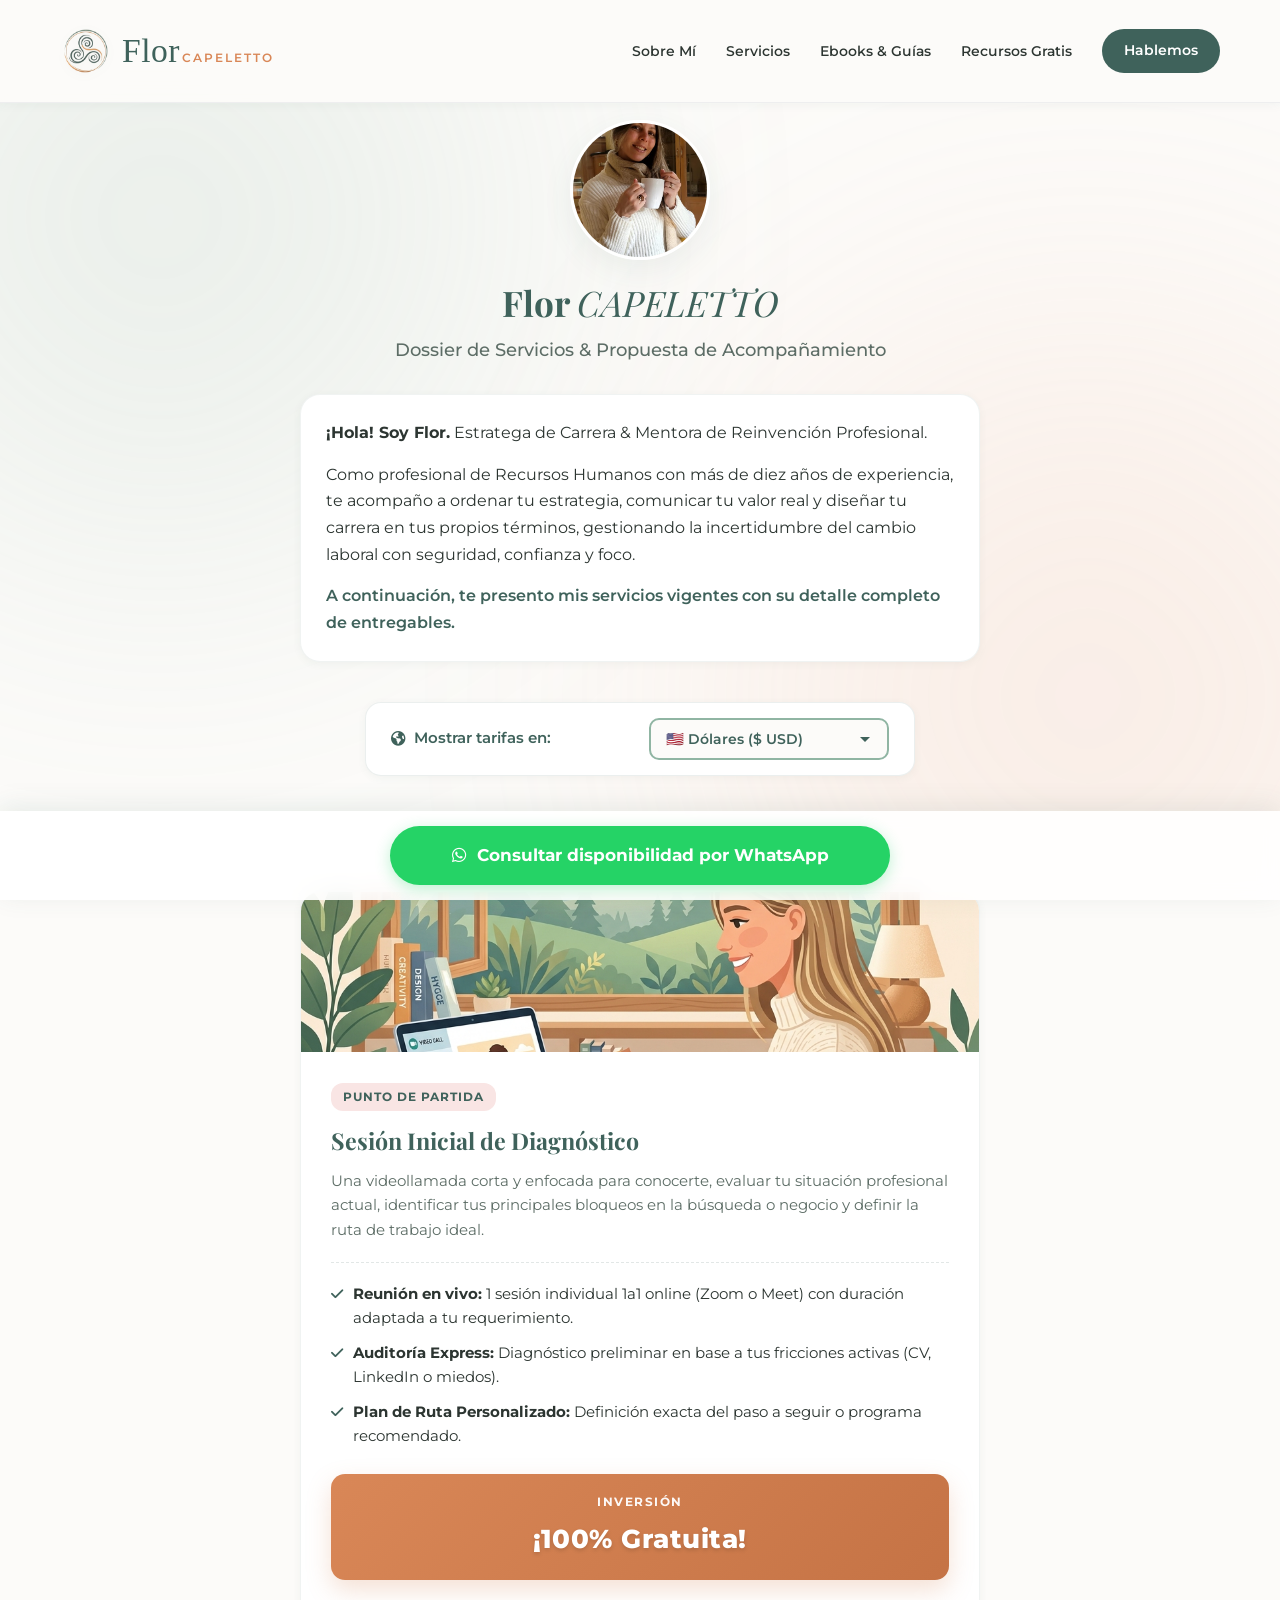
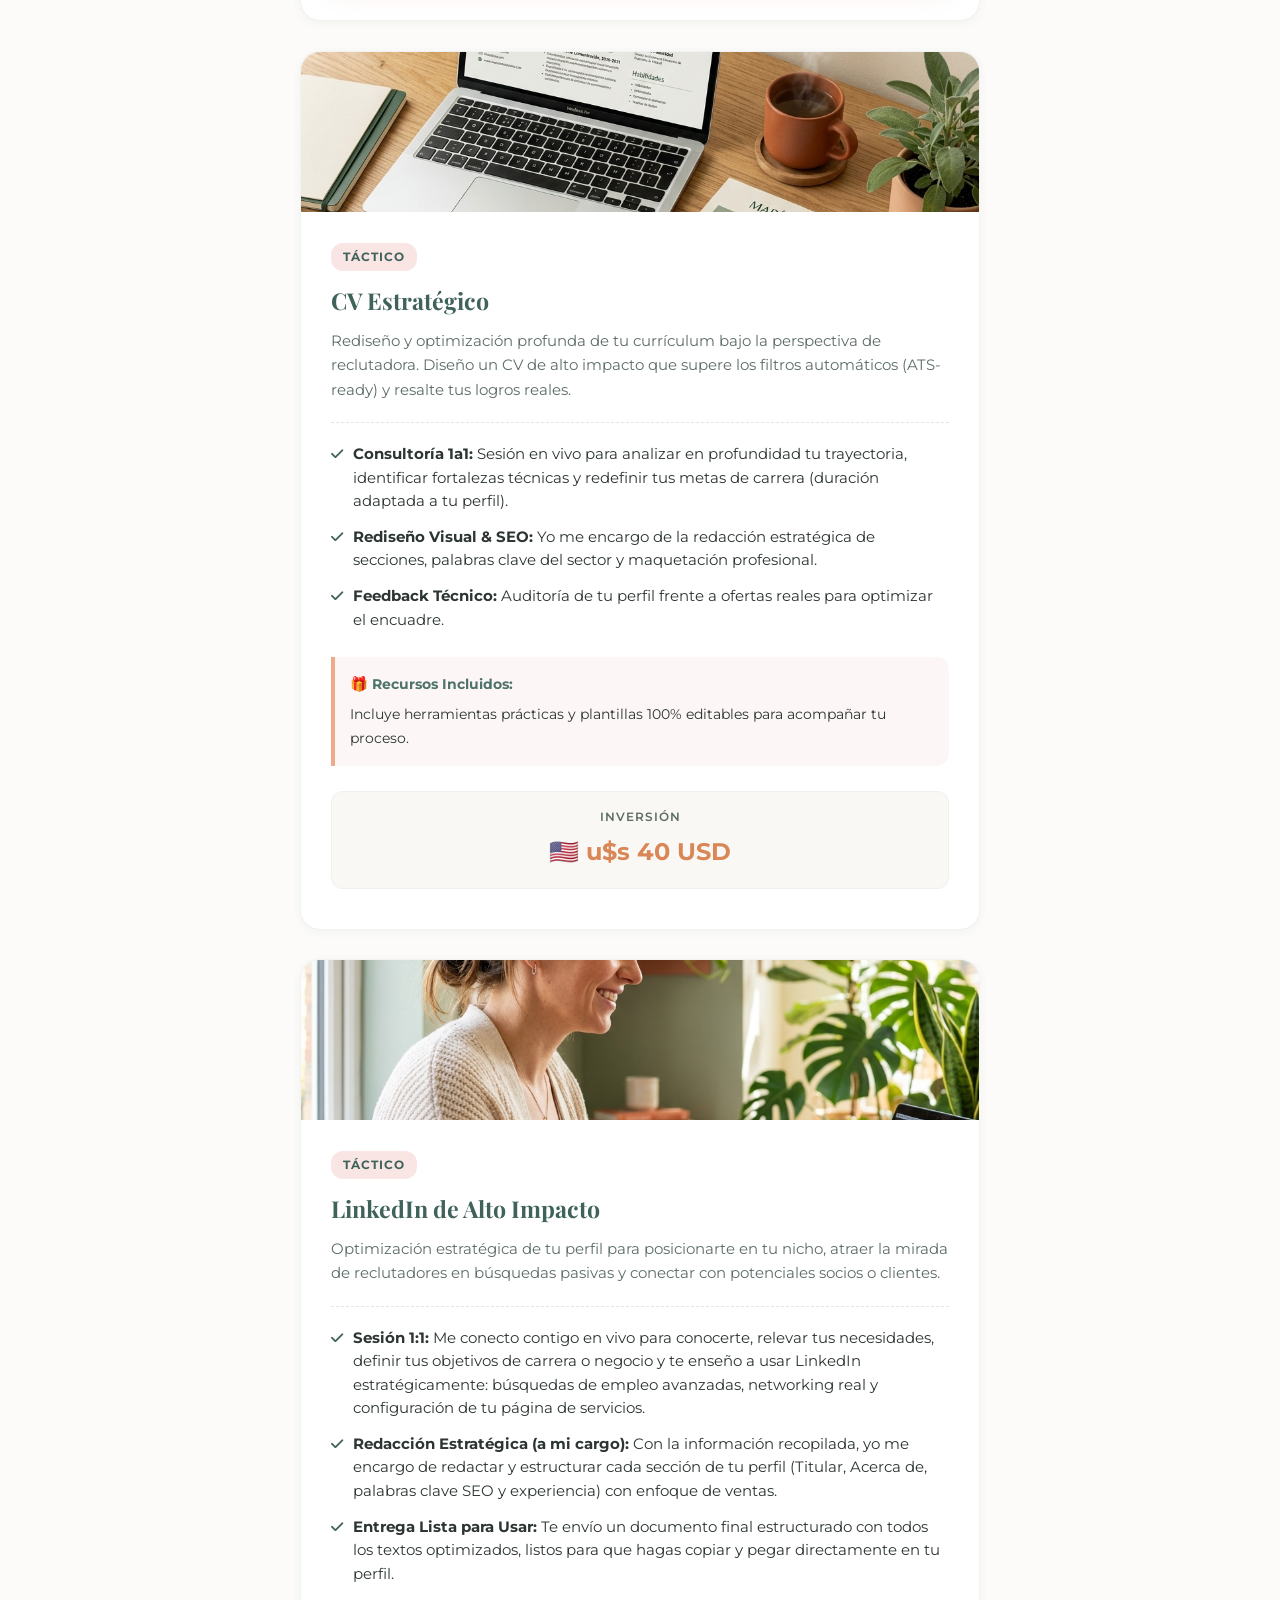
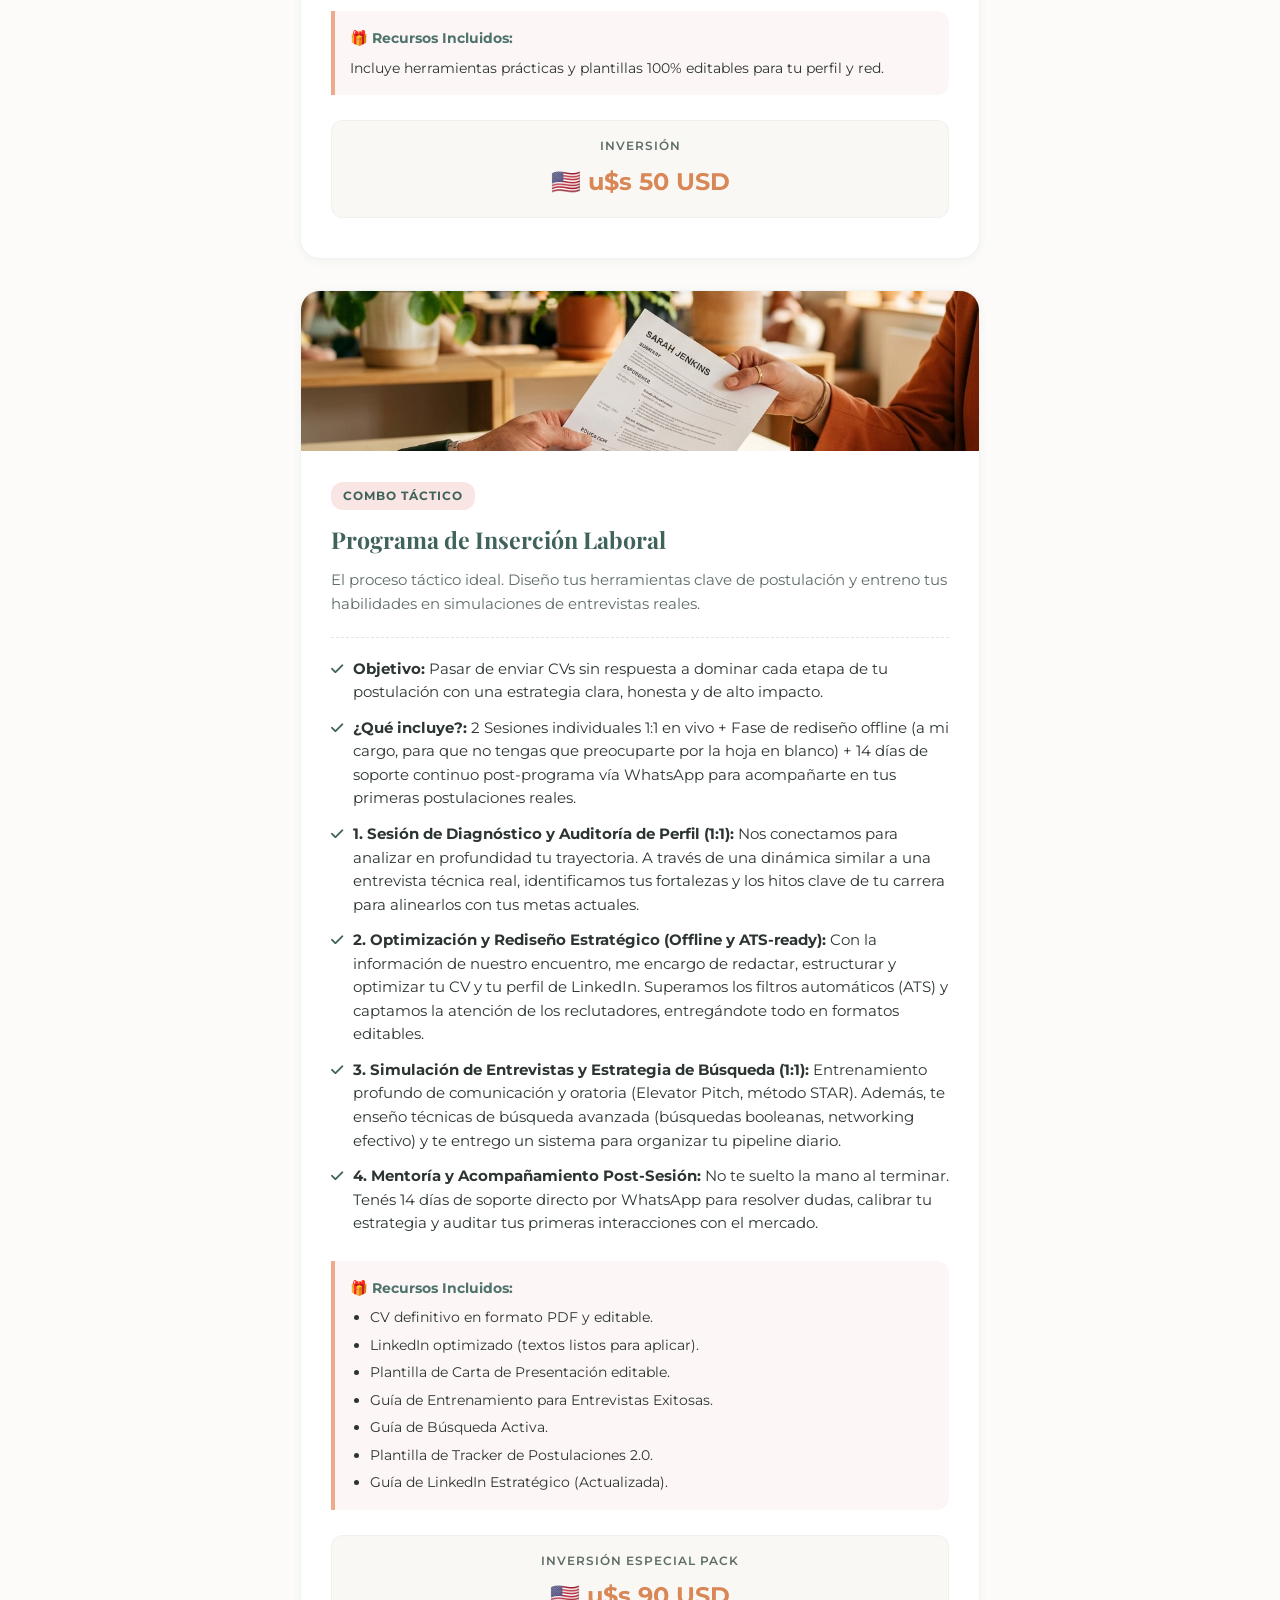
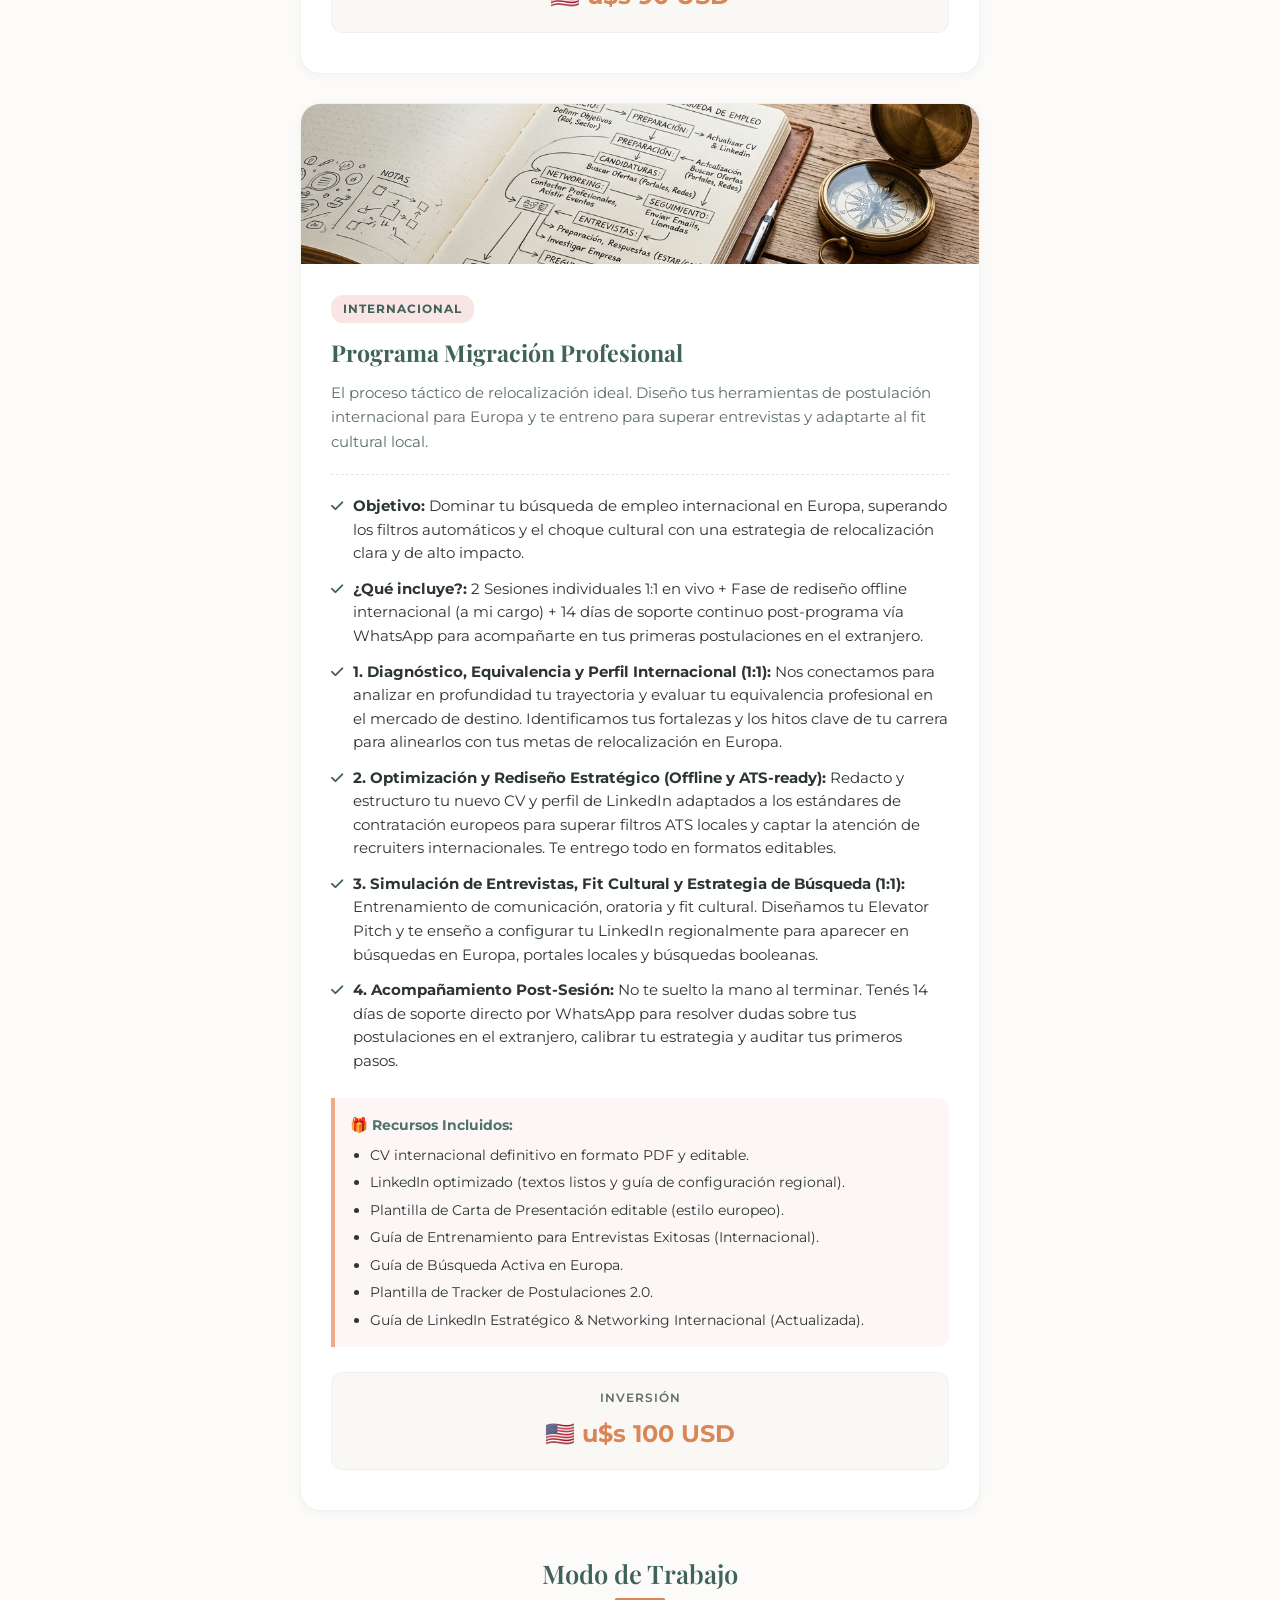
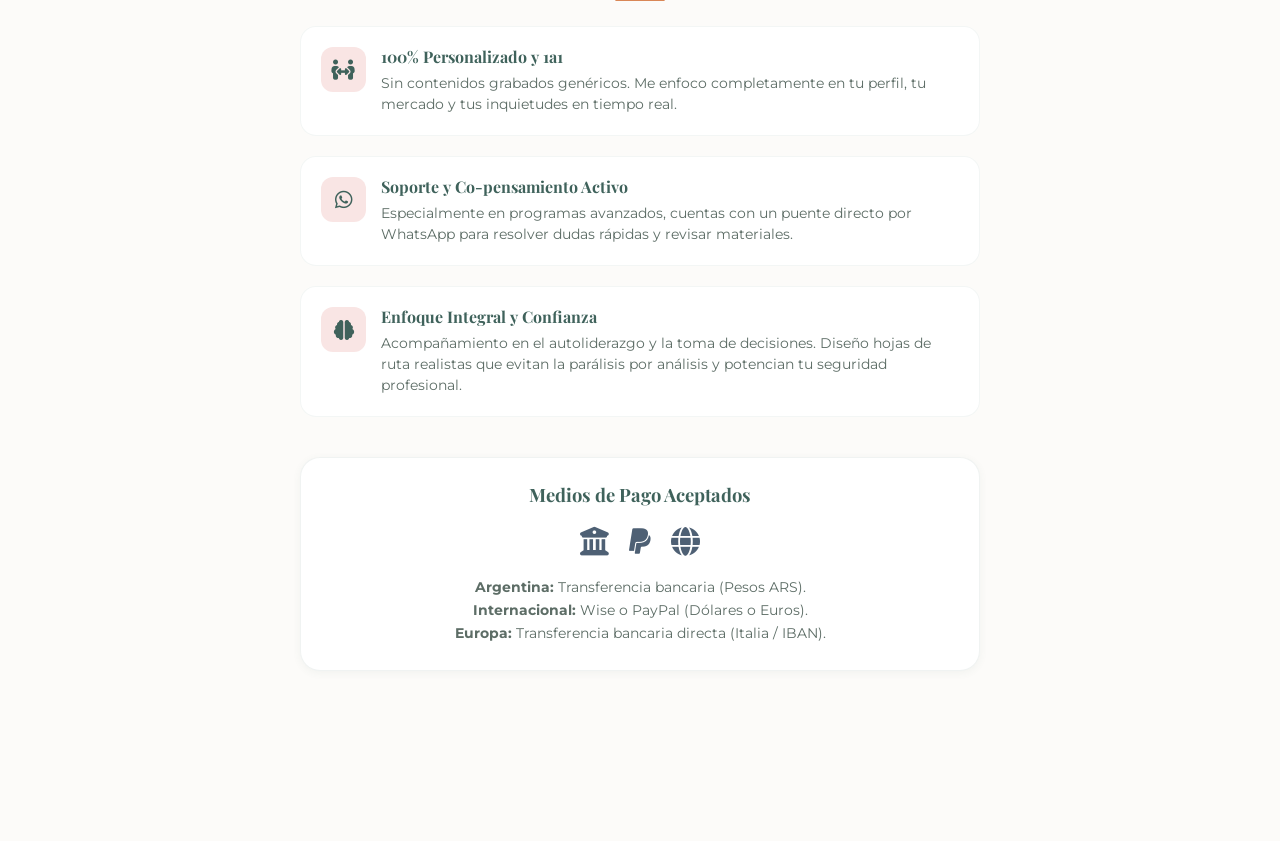
<file: dossier.html>
<!DOCTYPE html>
<html lang="es">
<head>
    <meta charset="UTF-8">
    <meta name="viewport" content="width=device-width, initial-scale=1.0">
    <title>Dossier de Servicios | Flor Capeletto</title>
    
    <!-- Evitar indexación en motores de búsqueda para cumplimiento fiscal -->
    <meta name="robots" content="noindex, nofollow">
    
    <!-- OpenGraph Tags for WhatsApp and Instagram previews -->
    <meta property="og:title" content="Dossier de Servicios & Precios | Flor Capeletto">
    <meta property="og:description" content="Mentorías 1a1, optimización de CV/LinkedIn e inserción laboral. Diseñemos tu camino de reinvención.">
    <meta property="og:image" content="https://florcapeletto.github.io/assets/zoom_session.png">
    <meta property="og:type" content="website">
    <meta property="og:url" content="https://florcapeletto.github.io/dossier.html">

    <!-- Favicon -->
    <link rel="icon" type="image/png" href="assets/logo_transparent.png">
    
    <!-- Google Fonts -->
    <link rel="preconnect" href="https://fonts.googleapis.com">
    <link rel="preconnect" href="https://fonts.gstatic.com" crossorigin>
    <link href="https://fonts.googleapis.com/css2?family=Montserrat:wght@300;400;500;600;700&family=Playfair+Display:ital,wght@0,400;0,500;0,600;0,700;1,400&display=swap" rel="stylesheet">
    
    <!-- FontAwesome Icons -->
    <link rel="stylesheet" href="https://cdnjs.cloudflare.com/ajax/libs/font-awesome/6.4.0/css/all.min.css">
    
    <!-- Custom CSS -->
    <link rel="stylesheet" href="styles.css">
    
    <style>
        /* Custom Styles for Dossier Layout */
        body {
            background-color: var(--bg-warm);
            color: var(--text-main);
            font-family: var(--font-body);
        }
        
        .dossier-container {
            max-width: 720px;
            margin: 0 auto;
            padding: 120px 20px 120px 20px;
        }
        
        .dossier-hero {
            text-align: center;
            margin-bottom: 40px;
        }
        
        .dossier-avatar-container {
            position: relative;
            width: 140px;
            height: 140px;
            margin: 0 auto 20px auto;
            border-radius: 50%;
            overflow: hidden;
            box-shadow: var(--shadow-md);
            border: 3px solid var(--white);
        }
        
        .dossier-avatar {
            width: 100%;
            height: 100%;
            object-fit: cover;
        }
        
        .dossier-brand {
            font-family: var(--font-title);
            font-size: 2.2rem;
            font-weight: 700;
            color: var(--primary);
            margin-bottom: 10px;
        }
        
        .dossier-brand span {
            font-family: 'Playfair Display', serif;
            font-style: italic;
            font-weight: 400;
        }
        
        .dossier-tagline {
            font-size: 1.1rem;
            color: var(--text-muted);
            line-height: 1.6;
            font-weight: 500;
            margin-bottom: 30px;
        }
        
        .dossier-intro-card {
            background-color: var(--white);
            border-radius: 20px;
            padding: 25px;
            border: 1px solid rgba(63, 98, 91, 0.08);
            box-shadow: var(--shadow-sm);
            margin-bottom: 40px;
            text-align: left;
            line-height: 1.7;
        }
        
        .dossier-intro-card p {
            margin-bottom: 15px;
            font-size: 0.98rem;
        }
        
        .dossier-intro-card p:last-child {
            margin-bottom: 0;
        }
        
        .dossier-section-title {
            font-family: var(--font-title);
            font-size: 1.6rem;
            color: var(--primary);
            margin: 45px 0 25px 0;
            text-align: center;
            position: relative;
        }
        
        .dossier-section-title::after {
            content: '';
            display: block;
            width: 50px;
            height: 3px;
            background-color: var(--accent);
            margin: 8px auto 0 auto;
            border-radius: 2px;
        }
        
        /* Currency Selector Styles */
        .currency-selector-section {
            margin-bottom: 30px;
        }
        
        .currency-selector-card {
            background-color: var(--white);
            border-radius: 16px;
            padding: 15px 25px;
            border: 1px solid rgba(63, 98, 91, 0.1);
            box-shadow: var(--shadow-sm);
            display: flex;
            align-items: center;
            justify-content: space-between;
            gap: 15px;
            margin: 0 auto;
            max-width: 550px;
        }
        
        .currency-selector-card label {
            font-size: 0.92rem;
            font-weight: 600;
            color: var(--primary);
            display: flex;
            align-items: center;
            gap: 8px;
            margin: 0;
        }
        
        .select-wrapper {
            position: relative;
            width: 240px;
        }
        
        .currency-select-field {
            width: 100%;
            padding: 10px 15px;
            font-family: var(--font-body);
            font-size: 0.9rem;
            font-weight: 600;
            color: var(--primary);
            background-color: var(--bg-warm);
            border: 2px solid var(--secondary);
            border-radius: 10px;
            cursor: pointer;
            outline: none;
            transition: var(--transition);
            appearance: none;
            -webkit-appearance: none;
            background-image: url("data:image/svg+xml;utf8,<svg fill='%233F625B' height='24' viewBox='0 0 24 24' width='24' xmlns='http://www.w3.org/2000/svg'><path d='M7 10l5 5 5-5z'/><path d='M0 0h24v24H0z' fill='none'/></svg>");
            background-repeat: no-repeat;
            background-position: right 10px center;
            padding-right: 35px;
        }
        
        .currency-select-field:focus {
            border-color: var(--primary);
            box-shadow: 0 0 0 3px rgba(63, 98, 91, 0.15);
        }
        
        /* Service Cards */
        .service-list-card {
            background-color: var(--white);
            border-radius: 20px;
            border: 1px solid rgba(63, 98, 91, 0.08);
            box-shadow: var(--shadow-sm);
            margin-bottom: 30px;
            overflow: hidden;
            transition: var(--transition);
        }
        
        .service-list-card:hover {
            transform: translateY(-3px);
            box-shadow: var(--shadow-md);
        }
        
        .service-header-banner {
            height: 160px;
            overflow: hidden;
            position: relative;
        }
        
        .service-banner-img {
            width: 100%;
            height: 100%;
            object-fit: cover;
        }
        
        .service-card-body {
            padding: 30px;
        }
        
        .service-card-tag {
            display: inline-block;
            font-size: 0.75rem;
            font-weight: 700;
            text-transform: uppercase;
            letter-spacing: 1px;
            color: var(--primary);
            background-color: var(--bg-rose);
            padding: 4px 12px;
            border-radius: 12px;
            margin-bottom: 15px;
        }
        
        .service-card-tag.premium {
            background-color: #F7E7C4;
            color: #8C6D23;
        }
        
        .service-card-title {
            font-size: 1.45rem;
            font-weight: 700;
            color: var(--primary);
            margin-bottom: 12px;
        }
        
        .service-card-desc {
            font-size: 0.96rem;
            color: var(--text-muted);
            line-height: 1.6;
            margin-bottom: 20px;
        }
        
        .service-card-includes {
            list-style: none;
            padding: 0;
            margin-bottom: 25px;
            border-top: 1px dashed rgba(63, 98, 91, 0.15);
            padding-top: 20px;
        }
        
        .service-card-includes li {
            font-size: 0.92rem;
            color: var(--text-main);
            margin-bottom: 12px;
            display: flex;
            align-items: flex-start;
            gap: 10px;
            line-height: 1.6;
        }
        
        .service-card-includes li i {
            color: var(--primary);
            margin-top: 4px;
            font-size: 0.88rem;
            flex-shrink: 0;
        }
        
        /* Highlight Editable Templates */
        .templates-highlight-box {
            background-color: rgba(249, 229, 228, 0.35);
            border-left: 4px solid var(--peach);
            padding: 15px;
            border-radius: 0 12px 12px 0;
            margin-bottom: 25px;
            font-size: 0.9rem;
        }
        
        .templates-highlight-box strong {
            color: var(--primary-light);
            display: block;
            margin-bottom: 5px;
            font-weight: 700;
        }
        
        /* Price Tag block */
        .service-price-block {
            background-color: #FAF8F5;
            border-radius: 12px;
            padding: 15px;
            margin-bottom: 10px;
            border: 1px solid rgba(63, 98, 91, 0.05);
            text-align: center;
        }
        
        .price-label {
            font-size: 0.75rem;
            text-transform: uppercase;
            letter-spacing: 1px;
            color: var(--text-muted);
            margin-bottom: 5px;
            font-weight: 600;
        }
        
        .price-value-container {
            display: flex;
            justify-content: center;
            align-items: center;
            min-height: 35px;
        }
        
        /* Multi-currency Displays */
        .price-display {
            display: none;
            font-size: 1.5rem;
            font-weight: 700;
            color: var(--accent);
            animation: fadeIn 0.3s ease;
        }
        
        .price-display.active {
            display: inline-block;
        }
        
        @keyframes fadeIn {
            from { opacity: 0; transform: translateY(2px); }
            to { opacity: 1; transform: translateY(0); }
        }
        
        /* Modes of work section */
        .work-mode-grid {
            display: grid;
            grid-template-columns: 1fr;
            gap: 20px;
            margin-bottom: 40px;
        }
        
        .work-mode-card {
            background-color: var(--white);
            border-radius: 16px;
            padding: 20px;
            border: 1px solid rgba(63, 98, 91, 0.06);
            display: flex;
            gap: 15px;
            align-items: flex-start;
        }
        
        .work-mode-icon-container {
            width: 45px;
            height: 45px;
            background-color: var(--bg-rose);
            border-radius: 12px;
            display: flex;
            align-items: center;
            justify-content: center;
            color: var(--primary);
            font-size: 1.25rem;
            flex-shrink: 0;
        }
        
        .work-mode-title {
            font-size: 1rem;
            font-weight: 700;
            color: var(--primary);
            margin-bottom: 5px;
        }
        
        .work-mode-desc {
            font-size: 0.88rem;
            color: var(--text-muted);
            line-height: 1.5;
        }
        
        /* Payment methods */
        .payment-methods-card {
            background-color: var(--white);
            border-radius: 20px;
            padding: 25px;
            border: 1px solid rgba(63, 98, 91, 0.08);
            box-shadow: var(--shadow-sm);
            margin-bottom: 50px;
            text-align: center;
        }
        
        .payment-icons {
            display: flex;
            justify-content: center;
            gap: 20px;
            margin: 20px 0;
            font-size: 1.8rem;
            color: var(--steel-blue);
        }
        
        .payment-icons i {
            transition: var(--transition);
        }
        
        .payment-icons i:hover {
            color: var(--primary);
            transform: scale(1.1);
        }
        
        .payment-desc {
            font-size: 0.9rem;
            color: var(--text-muted);
            line-height: 1.6;
        }
        
        /* Floating Sticky Call to Action Bar for Mobile */
        .sticky-cta-bar {
            position: fixed;
            bottom: 0;
            left: 0;
            width: 100%;
            background-color: rgba(255, 255, 255, 0.9);
            backdrop-filter: blur(10px);
            box-shadow: 0 -5px 25px rgba(63, 98, 91, 0.1);
            padding: 15px 20px;
            display: flex;
            justify-content: center;
            z-index: 1000;
        }
        
        .btn-dossier-whatsapp {
            display: flex;
            align-items: center;
            justify-content: center;
            gap: 10px;
            width: 100%;
            max-width: 500px;
            background-color: #25D366; /* WhatsApp color */
            color: var(--white);
            text-decoration: none;
            padding: 15px 25px;
            border-radius: 30px;
            font-weight: 700;
            font-size: 1.05rem;
            box-shadow: 0 4px 15px rgba(37, 211, 102, 0.3);
            transition: var(--transition);
            border: none;
            cursor: pointer;
        }
        
        .btn-dossier-whatsapp:hover {
            background-color: #20BA56;
            transform: translateY(-2px);
            box-shadow: 0 6px 20px rgba(37, 211, 102, 0.4);
            color: var(--white);
        }
        
        /* Header Scrolled Ajuste */
        .navbar.scrolled {
            box-shadow: 0 2px 10px rgba(63, 98, 91, 0.05);
            background-color: rgba(252, 251, 249, 0.95);
        }
        
        @media (max-width: 576px) {
            .dossier-container {
                padding: 100px 15px 120px 15px;
            }
            .dossier-brand {
                font-size: 1.8rem;
            }
            .dossier-section-title {
                font-size: 1.4rem;
            }
            .service-card-title {
                font-size: 1.2rem;
            }
            .currency-selector-card {
                flex-direction: column;
                align-items: stretch;
                padding: 15px;
            }
            .select-wrapper {
                width: 100%;
            }
        }
    </style>
</head>
<body>

    <!-- Floating Background Organic Blobs -->
    <div class="bg-blobs-container">
        <div class="bg-blob blob-salvia" style="opacity: 0.15;"></div>
        <div class="bg-blob blob-durazno" style="opacity: 0.15;"></div>
    </div>

    <!-- Sticky Navigation Bar -->
    <header class="navbar scrolled" id="navbar">
        <div class="navbar-container">
            <a href="index.html" class="navbar-logo-link" style="display: flex; align-items: center; gap: 10px;">
                <img src="assets/logo_transparent.png" alt="Flor Capeletto Logo" class="navbar-logo">
                <span class="brand-signature navbar-brand-logo">
                    <span class="brand-cursive">Flor</span>
                    <span class="brand-print">CAPELETTO</span>
                </span>
            </a>
            
            <button class="menu-toggle" id="mobile-menu-btn" aria-label="Abrir menú de navegación">
                <span class="bar"></span>
                <span class="bar"></span>
                <span class="bar"></span>
            </button>
            
            <nav class="nav-menu" id="nav-menu">
                <a href="index.html#sobre-mi" class="nav-item">Sobre Mí</a>
                <a href="servicios.html" class="nav-item">Servicios</a>
                <a href="index.html#ebooks" class="nav-item">Ebooks & Guías</a>
                <a href="index.html#recursos-gratis" class="nav-item">Recursos Gratis</a>
                <a href="index.html#contacto" class="nav-btn">Hablemos</a>
            </nav>
        </div>
    </header>

    <div class="dossier-container">
        <!-- Hero Header -->
        <header class="dossier-hero reveal-on-scroll">
            <div class="dossier-avatar-container">
                <img src="assets/flor_hero.jpg" alt="Flor Capeletto" class="dossier-avatar">
            </div>
            
            <h1 class="dossier-brand">Flor <span>CAPELETTO</span></h1>
            <p class="dossier-tagline">Dossier de Servicios & Propuesta de Acompañamiento</p>
            
            <div class="dossier-intro-card">
                <p><strong>¡Hola! Soy Flor.</strong> Estratega de Carrera & Mentora de Reinvención Profesional.</p>
                <p>Como profesional de Recursos Humanos con más de diez años de experiencia, te acompaño a ordenar tu estrategia, comunicar tu valor real y diseñar tu carrera en tus propios términos, gestionando la incertidumbre del cambio laboral con seguridad, confianza y foco.</p>
                <p style="margin-top: 10px; font-weight: 600; color: var(--primary);">A continuación, te presento mis servicios vigentes con su detalle completo de entregables.</p>
            </div>
        </header>

        <!-- Currency Selector Section -->
        <div class="currency-selector-section reveal-on-scroll">
            <div class="currency-selector-card">
                <label for="currency-select"><i class="fa-solid fa-earth-americas"></i> Mostrar tarifas en:</label>
                <div class="select-wrapper">
                    <select id="currency-select" class="currency-select-field">
                        <option value="ars">🇦🇷 Pesos Argentinos ($ ARS)</option>
                        <option value="usd">🇺🇸 Dólares ($ USD)</option>
                        <option value="eur">🇪🇺 Euros (€ EUR)</option>
                    </select>
                </div>
            </div>
        </div>

        <!-- Services Section Title -->
        <h2 class="dossier-section-title reveal-on-scroll">Propuestas de Trabajo</h2>

        <!-- Service 1: Sesion Inicial -->
        <div class="service-list-card reveal-on-scroll">
            <div class="service-header-banner">
                <img src="assets/zoom_session.png" alt="Sesión Inicial de Diagnóstico" class="service-banner-img">
            </div>
            <div class="service-card-body">
                <span class="service-card-tag">Punto de Partida</span>
                <h3 class="service-card-title">Sesión Inicial de Diagnóstico</h3>
                <p class="service-card-desc">Una videollamada corta y enfocada para conocerte, evaluar tu situación profesional actual, identificar tus principales bloqueos en la búsqueda o negocio y definir la ruta de trabajo ideal.</p>
                
                <ul class="service-card-includes">
                    <li><i class="fa-solid fa-check"></i> <span><strong>Reunión en vivo:</strong> 1 sesión individual 1a1 online (Zoom o Meet) con duración adaptada a tu requerimiento.</span></li>
                    <li><i class="fa-solid fa-check"></i> <span><strong>Auditoría Express:</strong> Diagnóstico preliminar en base a tus fricciones activas (CV, LinkedIn o miedos).</span></li>
                    <li><i class="fa-solid fa-check"></i> <span><strong>Plan de Ruta Personalizado:</strong> Definición exacta del paso a seguir o programa recomendado.</span></li>
                </ul>

                <div class="service-price-block" style="background: linear-gradient(135deg, var(--accent) 0%, var(--accent-hover) 100%); border: none; border-radius: 14px; padding: 18px 20px; margin-top: 15px; text-align: center; box-shadow: var(--shadow-accent);">
                    <div class="price-label" style="color: rgba(255, 255, 255, 0.95); font-weight: 700; letter-spacing: 1.5px; font-size: 0.75rem;">INVERSIÓN</div>
                    <div class="price-value-container">
                        <span class="price-primary" style="color: var(--white); font-size: 1.65rem; font-weight: 800; text-shadow: 0 2px 4px rgba(0,0,0,0.15); letter-spacing: 0.5px;">¡100% Gratuita!</span>
                    </div>
                </div>
            </div>
        </div>

        <!-- Service 2: CV Estratégico -->
        <div class="service-list-card reveal-on-scroll">
            <div class="service-header-banner">
                <img src="assets/cv_session.png" alt="CV Estratégico" class="service-banner-img">
            </div>
            <div class="service-card-body">
                <span class="service-card-tag">Táctico</span>
                <h3 class="service-card-title">CV Estratégico</h3>
                <p class="service-card-desc">Rediseño y optimización profunda de tu currículum bajo la perspectiva de reclutadora. Diseño un CV de alto impacto que supere los filtros automáticos (ATS-ready) y resalte tus logros reales.</p>
                
                <ul class="service-card-includes">
                    <li><i class="fa-solid fa-check"></i> <span><strong>Consultoría 1a1:</strong> Sesión en vivo para analizar en profundidad tu trayectoria, identificar fortalezas técnicas y redefinir tus metas de carrera (duración adaptada a tu perfil).</span></li>
                    <li><i class="fa-solid fa-check"></i> <span><strong>Rediseño Visual & SEO:</strong> Yo me encargo de la redacción estratégica de secciones, palabras clave del sector y maquetación profesional.</span></li>
                    <li><i class="fa-solid fa-check"></i> <span><strong>Feedback Técnico:</strong> Auditoría de tu perfil frente a ofertas reales para optimizar el encuadre.</span></li>
                </ul>

                <div class="templates-highlight-box">
                    <strong>🎁 Recursos Incluidos:</strong>
                    Incluye herramientas prácticas y plantillas 100% editables para acompañar tu proceso.
                </div>

                <div class="service-price-block">
                    <div class="price-label">Inversión</div>
                    <div class="price-value-container">
                        <span class="price-display" data-currency="ars">🇦🇷 $50.000 ARS</span>
                        <span class="price-display" data-currency="usd">🇺🇸 u$s 40 USD</span>
                        <span class="price-display" data-currency="eur">🇪🇺 €35 EUR</span>
                    </div>
                </div>
            </div>
        </div>

        <!-- Service 3: LinkedIn Optimizado -->
        <div class="service-list-card reveal-on-scroll">
            <div class="service-header-banner">
                <img src="assets/linkedin_session.png" alt="LinkedIn de Alto Impacto" class="service-banner-img">
            </div>
            <div class="service-card-body">
                <span class="service-card-tag">Táctico</span>
                <h3 class="service-card-title">LinkedIn de Alto Impacto</h3>
                <p class="service-card-desc">Optimización estratégica de tu perfil para posicionarte en tu nicho, atraer la mirada de reclutadores en búsquedas pasivas y conectar con potenciales socios o clientes.</p>
                
                <ul class="service-card-includes">
                    <li><i class="fa-solid fa-check"></i> <span><strong>Sesión 1:1:</strong> Me conecto contigo en vivo para conocerte, relevar tus necesidades, definir tus objetivos de carrera o negocio y te enseño a usar LinkedIn estratégicamente: búsquedas de empleo avanzadas, networking real y configuración de tu página de servicios.</span></li>
                    <li><i class="fa-solid fa-check"></i> <span><strong>Redacción Estratégica (a mi cargo):</strong> Con la información recopilada, yo me encargo de redactar y estructurar cada sección de tu perfil (Titular, Acerca de, palabras clave SEO y experiencia) con enfoque de ventas.</span></li>
                    <li><i class="fa-solid fa-check"></i> <span><strong>Entrega Lista para Usar:</strong> Te envío un documento final estructurado con todos los textos optimizados, listos para que hagas copiar y pegar directamente en tu perfil.</span></li>
                </ul>

                <div class="templates-highlight-box">
                    <strong>🎁 Recursos Incluidos:</strong>
                    Incluye herramientas prácticas y plantillas 100% editables para tu perfil y red.
                </div>

                <div class="service-price-block">
                    <div class="price-label">Inversión</div>
                    <div class="price-value-container">
                        <span class="price-display" data-currency="ars">🇦🇷 $60.000 ARS</span>
                        <span class="price-display" data-currency="usd">🇺🇸 u$s 50 USD</span>
                        <span class="price-display" data-currency="eur">🇪🇺 €45 EUR</span>
                    </div>
                </div>
            </div>
        </div>

        <!-- Service 4: Pack Inserción Completa -->
        <div class="service-list-card reveal-on-scroll">
            <div class="service-header-banner">
                <img src="assets/insercion_pack.png" alt="Programa de Inserción Laboral" class="service-banner-img">
            </div>
            <div class="service-card-body">
                <span class="service-card-tag">Combo Táctico</span>
                <h3 class="service-card-title">Programa de Inserción Laboral</h3>
                <p class="service-card-desc">El proceso táctico ideal. Diseño tus herramientas clave de postulación y entreno tus habilidades en simulaciones de entrevistas reales.</p>
                
                <ul class="service-card-includes">
                    <li><i class="fa-solid fa-check"></i> <span><strong>Objetivo:</strong> Pasar de enviar CVs sin respuesta a dominar cada etapa de tu postulación con una estrategia clara, honesta y de alto impacto.</span></li>
                    <li><i class="fa-solid fa-check"></i> <span><strong>¿Qué incluye?:</strong> 2 Sesiones individuales 1:1 en vivo + Fase de rediseño offline (a mi cargo, para que no tengas que preocuparte por la hoja en blanco) + 14 días de soporte continuo post-programa vía WhatsApp para acompañarte en tus primeras postulaciones reales.</span></li>
                    <li><i class="fa-solid fa-check"></i> <span><strong>1. Sesión de Diagnóstico y Auditoría de Perfil (1:1):</strong> Nos conectamos para analizar en profundidad tu trayectoria. A través de una dinámica similar a una entrevista técnica real, identificamos tus fortalezas y los hitos clave de tu carrera para alinearlos con tus metas actuales.</span></li>
                    <li><i class="fa-solid fa-check"></i> <span><strong>2. Optimización y Rediseño Estratégico (Offline y ATS-ready):</strong> Con la información de nuestro encuentro, me encargo de redactar, estructurar y optimizar tu CV y tu perfil de LinkedIn. Superamos los filtros automáticos (ATS) y captamos la atención de los reclutadores, entregándote todo en formatos editables.</span></li>
                    <li><i class="fa-solid fa-check"></i> <span><strong>3. Simulación de Entrevistas y Estrategia de Búsqueda (1:1):</strong> Entrenamiento profundo de comunicación y oratoria (Elevator Pitch, método STAR). Además, te enseño técnicas de búsqueda avanzada (búsquedas booleanas, networking efectivo) y te entrego un sistema para organizar tu pipeline diario.</span></li>
                    <li><i class="fa-solid fa-check"></i> <span><strong>4. Mentoría y Acompañamiento Post-Sesión:</strong> No te suelto la mano al terminar. Tenés 14 días de soporte directo por WhatsApp para resolver dudas, calibrar tu estrategia y auditar tus primeras interacciones con el mercado.</span></li>
                </ul>

                <div class="templates-highlight-box">
                    <strong>🎁 Recursos Incluidos:</strong>
                    <ul style="margin: 5px 0 0 0; padding-left: 20px; color: var(--text-main); font-size: 0.9rem;">
                        <li style="margin-bottom: 3px;">CV definitivo en formato PDF y editable.</li>
                        <li style="margin-bottom: 3px;">LinkedIn optimizado (textos listos para aplicar).</li>
                        <li style="margin-bottom: 3px;">Plantilla de Carta de Presentación editable.</li>
                        <li style="margin-bottom: 3px;">Guía de Entrenamiento para Entrevistas Exitosas.</li>
                        <li style="margin-bottom: 3px;">Guía de Búsqueda Activa.</li>
                        <li style="margin-bottom: 3px;">Plantilla de Tracker de Postulaciones 2.0.</li>
                        <li style="margin-bottom: 0;">Guía de LinkedIn Estratégico (Actualizada).</li>
                    </ul>
                </div>

                <div class="service-price-block">
                    <div class="price-label">Inversión Especial Pack</div>
                    <div class="price-value-container">
                        <span class="price-display" data-currency="ars">🇦🇷 $100.000 ARS</span>
                        <span class="price-display" data-currency="usd">🇺🇸 u$s 90 USD</span>
                        <span class="price-display" data-currency="eur">🇪🇺 €80 EUR</span>
                    </div>
                </div>
            </div>
        </div>

        <!-- Service 5: Programa Migración -->
        <div class="service-list-card reveal-on-scroll">
            <div class="service-header-banner">
                <img src="assets/migracion_program.png" alt="Programa Migración y Búsqueda Laboral" class="service-banner-img">
            </div>
            <div class="service-card-body">
                <span class="service-card-tag">Internacional</span>
                <h3 class="service-card-title">Programa Migración Profesional</h3>
                <p class="service-card-desc">El proceso táctico de relocalización ideal. Diseño tus herramientas de postulación internacional para Europa y te entreno para superar entrevistas y adaptarte al fit cultural local.</p>
                
                <ul class="service-card-includes">
                    <li><i class="fa-solid fa-check"></i> <span><strong>Objetivo:</strong> Dominar tu búsqueda de empleo internacional en Europa, superando los filtros automáticos y el choque cultural con una estrategia de relocalización clara y de alto impacto.</span></li>
                    <li><i class="fa-solid fa-check"></i> <span><strong>¿Qué incluye?:</strong> 2 Sesiones individuales 1:1 en vivo + Fase de rediseño offline internacional (a mi cargo) + 14 días de soporte continuo post-programa vía WhatsApp para acompañarte en tus primeras postulaciones en el extranjero.</span></li>
                    <li><i class="fa-solid fa-check"></i> <span><strong>1. Diagnóstico, Equivalencia y Perfil Internacional (1:1):</strong> Nos conectamos para analizar en profundidad tu trayectoria y evaluar tu equivalencia profesional en el mercado de destino. Identificamos tus fortalezas y los hitos clave de tu carrera para alinearlos con tus metas de relocalización en Europa.</span></li>
                    <li><i class="fa-solid fa-check"></i> <span><strong>2. Optimización y Rediseño Estratégico (Offline y ATS-ready):</strong> Redacto y estructuro tu nuevo CV y perfil de LinkedIn adaptados a los estándares de contratación europeos para superar filtros ATS locales y captar la atención de recruiters internacionales. Te entrego todo en formatos editables.</span></li>
                    <li><i class="fa-solid fa-check"></i> <span><strong>3. Simulación de Entrevistas, Fit Cultural y Estrategia de Búsqueda (1:1):</strong> Entrenamiento de comunicación, oratoria y fit cultural. Diseñamos tu Elevator Pitch y te enseño a configurar tu LinkedIn regionalmente para aparecer en búsquedas en Europa, portales locales y búsquedas booleanas.</span></li>
                    <li><i class="fa-solid fa-check"></i> <span><strong>4. Acompañamiento Post-Sesión:</strong> No te suelto la mano al terminar. Tenés 14 días de soporte directo por WhatsApp para resolver dudas sobre tus postulaciones en el extranjero, calibrar tu estrategia y auditar tus primeros pasos.</span></li>
                </ul>

                <div class="templates-highlight-box">
                    <strong>🎁 Recursos Incluidos:</strong>
                    <ul style="margin: 5px 0 0 0; padding-left: 20px; color: var(--text-main); font-size: 0.9rem;">
                        <li style="margin-bottom: 3px;">CV internacional definitivo en formato PDF y editable.</li>
                        <li style="margin-bottom: 3px;">LinkedIn optimizado (textos listos y guía de configuración regional).</li>
                        <li style="margin-bottom: 3px;">Plantilla de Carta de Presentación editable (estilo europeo).</li>
                        <li style="margin-bottom: 3px;">Guía de Entrenamiento para Entrevistas Exitosas (Internacional).</li>
                        <li style="margin-bottom: 3px;">Guía de Búsqueda Activa en Europa.</li>
                        <li style="margin-bottom: 3px;">Plantilla de Tracker de Postulaciones 2.0.</li>
                        <li style="margin-bottom: 0;">Guía de LinkedIn Estratégico & Networking Internacional (Actualizada).</li>
                    </ul>
                </div>

                <div class="service-price-block">
                    <div class="price-label">Inversión</div>
                    <div class="price-value-container">
                        <span class="price-display" data-currency="ars">🇦🇷 $100.000 ARS</span>
                        <span class="price-display" data-currency="usd">🇺🇸 u$s 100 USD</span>
                        <span class="price-display" data-currency="eur">🇪🇺 €90 EUR</span>
                    </div>
                </div>
            </div>
        </div>



        <!-- How We Work Section -->
        <h2 class="dossier-section-title reveal-on-scroll">Modo de Trabajo</h2>
        <div class="work-mode-grid">
            <!-- Item 1 -->
            <div class="work-mode-card reveal-on-scroll">
                <div class="work-mode-icon-container">
                    <i class="fa-solid fa-people-arrows"></i>
                </div>
                <div>
                    <h4 class="work-mode-title">100% Personalizado y 1a1</h4>
                    <p class="work-mode-desc">Sin contenidos grabados genéricos. Me enfoco completamente en tu perfil, tu mercado y tus inquietudes en tiempo real.</p>
                </div>
            </div>
            <!-- Item 2 -->
            <div class="work-mode-card reveal-on-scroll">
                <div class="work-mode-icon-container">
                    <i class="fa-brands fa-whatsapp"></i>
                </div>
                <div>
                    <h4 class="work-mode-title">Soporte y Co-pensamiento Activo</h4>
                    <p class="work-mode-desc">Especialmente en programas avanzados, cuentas con un puente directo por WhatsApp para resolver dudas rápidas y revisar materiales.</p>
                </div>
            </div>
            <!-- Item 3 -->
            <div class="work-mode-card reveal-on-scroll">
                <div class="work-mode-icon-container">
                    <i class="fa-solid fa-brain"></i>
                </div>
                <div>
                    <h4 class="work-mode-title">Enfoque Integral y Confianza</h4>
                    <p class="work-mode-desc">Acompañamiento en el autoliderazgo y la toma de decisiones. Diseño hojas de ruta realistas que evitan la parálisis por análisis y potencian tu seguridad profesional.</p>
                </div>
            </div>
        </div>

        <!-- Payments Section -->
        <div class="payment-methods-card reveal-on-scroll">
            <h3 class="work-mode-title" style="font-size: 1.15rem; margin-bottom: 10px;">Medios de Pago Aceptados</h3>
            <div class="payment-icons">
                <i class="fa-solid fa-building-columns" title="Transferencia Bancaria"></i>
                <i class="fa-brands fa-paypal" title="PayPal"></i>
                <i class="fa-solid fa-globe" title="Wise"></i>
            </div>
            <p class="payment-desc">
                <strong>Argentina:</strong> Transferencia bancaria (Pesos ARS).<br>
                <strong>Internacional:</strong> Wise o PayPal (Dólares o Euros).<br>
                <strong>Europa:</strong> Transferencia bancaria directa (Italia / IBAN).
            </p>
        </div>
    </div>

    <!-- Sticky Bottom CTA Bar -->
    <div class="sticky-cta-bar">
        <a href="https://wa.me/393445628917?text=¡Hola%20Flor!%20Vi%20tu%20dossier%20de%20servicios%20y%20me%20gustaría%20conversar%20sobre%20tus%20programas%20de%20acompañamiento." target="_blank" class="btn-dossier-whatsapp">
            <i class="fa-brands fa-whatsapp"></i>
            <span>Consultar disponibilidad por WhatsApp</span>
        </a>
    </div>

    <!-- Custom Scripts for Animation (Reveal), Mobile Menu and Currency Switching -->
    <script>
        // Simple Mobile Menu Toggle
        const menuBtn = document.getElementById('mobile-menu-btn');
        const navMenu = document.getElementById('nav-menu');
        if (menuBtn && navMenu) {
            menuBtn.addEventListener('click', () => {
                menuBtn.classList.toggle('active');
                navMenu.classList.toggle('active');
            });
        }

        // Currency Auto-Detection & Selector logic
        const currencySelect = document.getElementById('currency-select');
        
        function detectCurrency() {
            try {
                const tz = Intl.DateTimeFormat().resolvedOptions().timeZone;
                if (tz) {
                    const tzLower = tz.toLowerCase();
                    if (tzLower.includes("argentina") || tzLower.includes("buenos_aires") || tzLower.includes("cordoba") || tzLower.includes("salta")) {
                        return "ars";
                    }
                    if (tzLower.includes("europe") || tzLower.includes("rome") || tzLower.includes("madrid") || tzLower.includes("paris") || tzLower.includes("berlin") || tzLower.includes("london")) {
                        return "eur";
                    }
                }
            } catch (e) {
                console.error("Timezone detection failed:", e);
            }
            
            // Language Fallback
            const lang = navigator.language || navigator.userLanguage;
            if (lang && lang.toLowerCase().includes("ar")) {
                return "ars";
            }
            
            return "usd"; // Fallback default
        }

        function updatePrices(currency) {
            const priceElements = document.querySelectorAll('.price-display');
            priceElements.forEach(el => {
                if (el.getAttribute('data-currency') === currency) {
                    el.classList.add('active');
                } else {
                    el.classList.remove('active');
                }
            });
        }

        // Initialize currency on load
        if (currencySelect) {
            const detected = detectCurrency();
            currencySelect.value = detected;
            updatePrices(detected);

            currencySelect.addEventListener('change', (e) => {
                updatePrices(e.target.value);
            });
        }

        // Scroll Reveal logic matching the rest of the site
        const revealElements = document.querySelectorAll('.reveal-on-scroll');
        const observerOptions = {
            threshold: 0.1,
            rootMargin: '0px 0px -50px 0px'
        };

        const revealObserver = new IntersectionObserver((entries, observer) => {
            entries.forEach(entry => {
                if (entry.isIntersecting) {
                    entry.target.classList.add('active');
                    observer.unobserve(entry.target);
                }
            });
        }, observerOptions);

        revealElements.forEach(el => {
            // Ensure initial styling classes are set
            el.style.opacity = '0';
            el.style.transform = 'translateY(35px)';
            el.style.transition = 'opacity 0.8s cubic-bezier(0.215, 0.61, 0.355, 1), transform 0.8s cubic-bezier(0.215, 0.61, 0.355, 1)';
            
            // Add active class transition styling
            const style = document.createElement('style');
            style.innerHTML = `
                .reveal-on-scroll.active {
                    opacity: 1 !important;
                    transform: translateY(0) !important;
                }
            `;
            document.head.appendChild(style);

            revealObserver.observe(el);
        });
    </script>
</body>
</html>
</file>
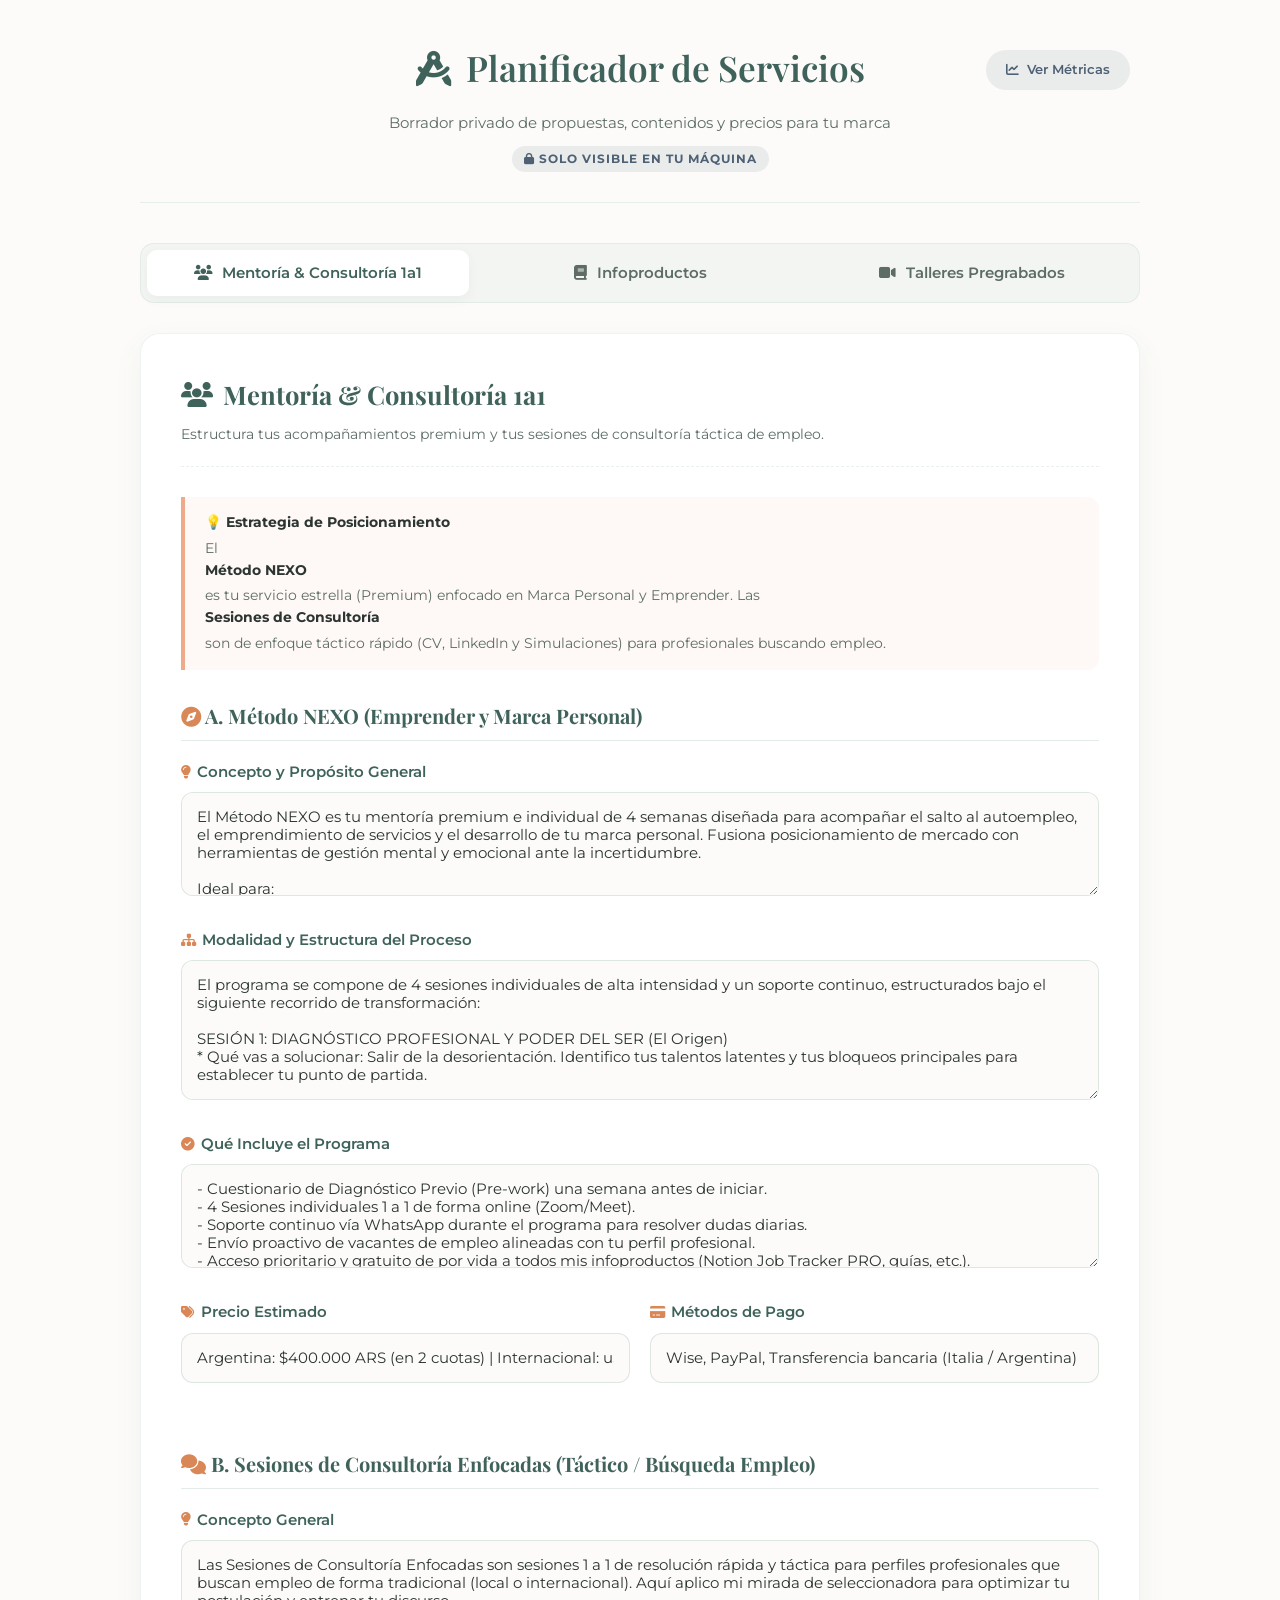
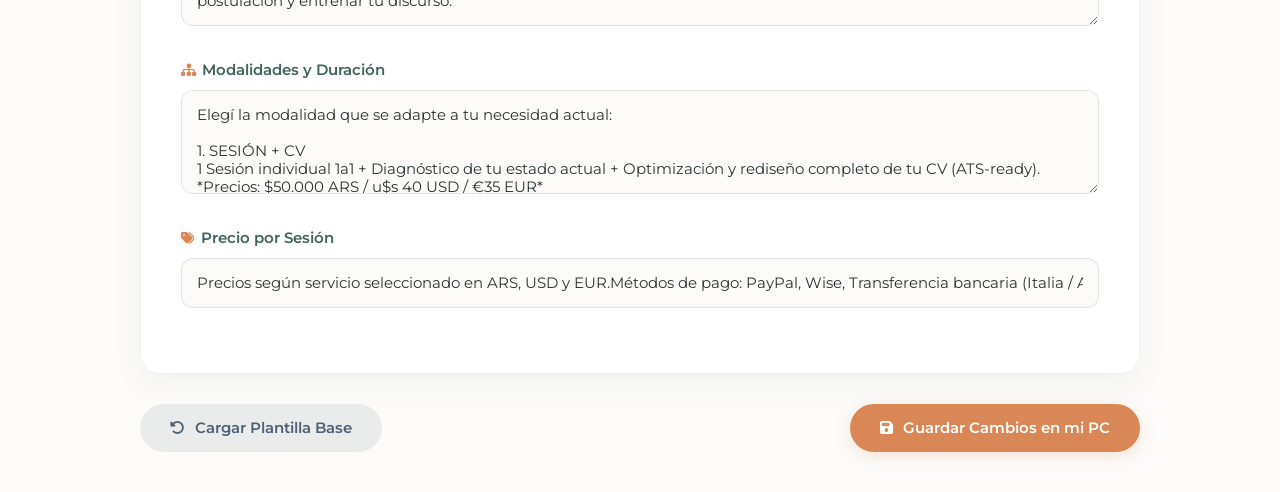
<file: servicios_interno/editor.html>
<!DOCTYPE html>
<html lang="es">
<head>
    <meta charset="UTF-8">
    <meta name="viewport" content="width=device-width, initial-scale=1.0">
    <title>Planificador Interno de Servicios | Flor Capeletto</title>
    <!-- Google Fonts -->
    <link rel="preconnect" href="https://fonts.googleapis.com">
    <link rel="preconnect" href="https://fonts.gstatic.com" crossorigin>
    <link href="https://fonts.googleapis.com/css2?family=Montserrat:wght@400;500;600;700&family=Playfair+Display:ital,wght@0,500;0,600;0,700;1,400&display=swap" rel="stylesheet">
    <!-- FontAwesome Icons -->
    <link rel="stylesheet" href="https://cdnjs.cloudflare.com/ajax/libs/font-awesome/6.4.0/css/all.min.css">
    
    <style>
        :root {
            --primary: #3F625B;
            --primary-light: #4E736B;
            --accent: #D98757;
            --accent-hover: #C57345;
            --secondary: #90B5A3;
            --steel-blue: #4E6074;
            --peach: #EFAA89;
            --bg-warm: #FCFBF9;
            --white: #FFFFFF;
            --text-main: #2C3531;
            --text-muted: #5D6D66;
            --transition: all 0.3s cubic-bezier(0.4, 0, 0.2, 1);
            --shadow-md: 0 10px 30px rgba(63, 98, 91, 0.06);
            --shadow-lg: 0 15px 35px rgba(63, 98, 91, 0.1);
        }

        * {
            box-sizing: border-box;
            margin: 0;
            padding: 0;
        }

        body {
            font-family: 'Montserrat', sans-serif;
            background-color: var(--bg-warm);
            color: var(--text-main);
            line-height: 1.6;
            padding: 40px 20px;
        }

        .container {
            max-width: 1000px;
            margin: 0 auto;
        }

        header {
            text-align: center;
            margin-bottom: 40px;
            border-bottom: 1px solid rgba(144, 181, 163, 0.2);
            padding-bottom: 30px;
            position: relative;
        }

        .logo-area {
            display: flex;
            align-items: center;
            justify-content: center;
            gap: 15px;
            margin-bottom: 15px;
        }

        .logo-icon {
            font-size: 2.2rem;
            color: var(--primary);
        }

        h1 {
            font-family: 'Playfair Display', serif;
            font-size: 2.2rem;
            color: var(--primary);
            font-weight: 600;
        }

        .subtitle {
            font-size: 0.95rem;
            color: var(--text-muted);
            margin-top: 5px;
        }

        .badge-private {
            display: inline-block;
            background-color: rgba(78, 96, 116, 0.1);
            color: var(--steel-blue);
            font-size: 0.72rem;
            font-weight: 700;
            padding: 4px 12px;
            border-radius: 30px;
            letter-spacing: 1px;
            text-transform: uppercase;
            margin-top: 10px;
        }

        /* Tabs Navigation */
        .tabs {
            display: flex;
            gap: 10px;
            margin-bottom: 30px;
            background-color: rgba(144, 181, 163, 0.08);
            padding: 6px;
            border-radius: 14px;
            border: 1px solid rgba(144, 181, 163, 0.15);
        }

        .tab-btn {
            flex: 1;
            display: flex;
            align-items: center;
            justify-content: center;
            gap: 10px;
            padding: 14px;
            border: none;
            background: transparent;
            color: var(--text-muted);
            font-family: inherit;
            font-weight: 600;
            font-size: 0.92rem;
            border-radius: 10px;
            cursor: pointer;
            transition: var(--transition);
        }

        .tab-btn:hover {
            color: var(--primary);
            background-color: rgba(255, 255, 255, 0.6);
        }

        .tab-btn.active {
            color: var(--primary);
            background-color: var(--white);
            box-shadow: 0 4px 12px rgba(63, 98, 91, 0.05);
        }

        /* Editor Section Card */
        .card {
            background-color: var(--white);
            border-radius: 20px;
            padding: 40px;
            box-shadow: var(--shadow-md);
            border: 1px solid rgba(144, 181, 163, 0.15);
            margin-bottom: 30px;
            display: none;
        }

        .card.active {
            display: block;
            animation: fadeIn 0.4s ease;
        }

        @keyframes fadeIn {
            from { opacity: 0; transform: translateY(8px); }
            to { opacity: 1; transform: translateY(0); }
        }

        .section-intro {
            margin-bottom: 30px;
            border-bottom: 1px dashed rgba(144, 181, 163, 0.2);
            padding-bottom: 20px;
        }

        .section-intro h2 {
            font-family: 'Playfair Display', serif;
            font-size: 1.6rem;
            color: var(--primary);
            margin-bottom: 8px;
            display: flex;
            align-items: center;
            gap: 10px;
        }

        .section-intro p {
            font-size: 0.9rem;
            color: var(--text-muted);
        }

        /* Form Layout */
        .form-group {
            margin-bottom: 25px;
        }

        .form-group label {
            display: block;
            font-weight: 600;
            font-size: 0.92rem;
            color: var(--primary);
            margin-bottom: 8px;
            display: flex;
            align-items: center;
            gap: 6px;
        }

        .form-group label i {
            color: var(--accent);
            font-size: 0.85rem;
        }

        .form-control {
            width: 100%;
            padding: 15px;
            border: 1.5px solid rgba(144, 181, 163, 0.3);
            border-radius: 12px;
            font-family: inherit;
            font-size: 0.92rem;
            color: var(--text-main);
            background-color: var(--bg-warm);
            transition: var(--transition);
            resize: vertical;
        }

        .form-control:focus {
            outline: none;
            border-color: var(--accent);
            background-color: var(--white);
            box-shadow: 0 0 0 4px rgba(217, 135, 87, 0.1);
        }

        /* Input specific layout */
        .input-row {
            display: grid;
            grid-template-columns: 1fr 1fr;
            gap: 20px;
        }

        /* Actions Footer */
        .actions-bar {
            display: flex;
            justify-content: space-between;
            align-items: center;
            margin-top: 20px;
        }

        .btn {
            padding: 15px 30px;
            border-radius: 30px;
            font-family: inherit;
            font-weight: 600;
            font-size: 0.92rem;
            cursor: pointer;
            transition: var(--transition);
            display: inline-flex;
            align-items: center;
            gap: 10px;
            border: none;
        }

        .btn-primary {
            background-color: var(--accent);
            color: var(--white);
            box-shadow: 0 4px 15px rgba(217, 135, 87, 0.2);
        }

        .btn-primary:hover {
            background-color: var(--accent-hover);
            transform: translateY(-2px);
            box-shadow: 0 6px 20px rgba(217, 135, 87, 0.3);
        }

        .btn-secondary {
            background-color: rgba(78, 96, 116, 0.1);
            color: var(--steel-blue);
        }

        .btn-secondary:hover {
            background-color: rgba(78, 96, 116, 0.18);
            transform: translateY(-2px);
        }

        /* Toast Alert */
        .toast {
            position: fixed;
            bottom: 30px;
            right: 30px;
            background-color: var(--primary);
            color: var(--white);
            padding: 16px 28px;
            border-radius: 12px;
            box-shadow: var(--shadow-lg);
            display: flex;
            align-items: center;
            gap: 12px;
            font-weight: 600;
            font-size: 0.92rem;
            transform: translateY(100px);
            opacity: 0;
            transition: all 0.4s cubic-bezier(0.175, 0.885, 0.32, 1.275);
            z-index: 1000;
        }

        .toast.show {
            transform: translateY(0);
            opacity: 1;
        }

        .toast i {
            color: var(--peach);
            font-size: 1.2rem;
        }

        /* Guidance Alert */
        .guidance-box {
            background-color: rgba(239, 170, 137, 0.08);
            border-left: 4px solid var(--peach);
            padding: 15px 20px;
            border-radius: 0 12px 12px 0;
            margin-bottom: 25px;
            font-size: 0.85rem;
            color: var(--text-muted);
        }

        .guidance-box strong {
            color: var(--text-main);
            display: block;
            margin-bottom: 4px;
        }

        @media (max-width: 768px) {
            .input-row {
                grid-template-columns: 1fr;
                gap: 0;
            }
            .tabs {
                flex-direction: column;
            }
            .card {
                padding: 25px 20px;
            }
        }

        /* Sync Banner styling */
        .sync-banner {
            background-color: rgba(217, 135, 87, 0.08);
            border: 1.5px dashed var(--accent);
            border-radius: 14px;
            padding: 16px 20px;
            margin-bottom: 25px;
            display: flex;
            justify-content: space-between;
            align-items: center;
            gap: 20px;
            animation: fadeIn 0.4s ease;
        }

        .sync-banner-content {
            display: flex;
            align-items: center;
            gap: 12px;
            font-size: 0.88rem;
            color: var(--text-main);
        }

        .sync-banner-content .warning-icon {
            color: var(--accent);
            font-size: 1.1rem;
        }

        .sync-banner-actions {
            display: flex;
            gap: 10px;
        }

        .btn-sync-action {
            padding: 8px 16px;
            border-radius: 20px;
            font-family: inherit;
            font-weight: 600;
            font-size: 0.8rem;
            cursor: pointer;
            transition: var(--transition);
            border: none;
            display: inline-flex;
            align-items: center;
            gap: 6px;
        }

        .btn-sync-action.load-file-btn {
            background-color: var(--accent);
            color: var(--white);
        }

        .btn-sync-action.load-file-btn:hover {
            background-color: var(--accent-hover);
        }

        .btn-sync-action.dismiss-btn {
            background-color: rgba(78, 96, 116, 0.1);
            color: var(--steel-blue);
        }

        .btn-sync-action.dismiss-btn:hover {
            background-color: rgba(78, 96, 116, 0.18);
        }

        /* Modal Overlay and Cards for Editor Export */
        .modal-overlay {
            position: fixed;
            top: 0;
            left: 0;
            width: 100%;
            height: 100%;
            background-color: rgba(44, 53, 49, 0.6);
            backdrop-filter: blur(4px);
            display: flex;
            align-items: center;
            justify-content: center;
            z-index: 1100;
            opacity: 0;
            pointer-events: none;
            transition: opacity 0.3s ease;
        }
        
        .modal-overlay.active {
            opacity: 1;
            pointer-events: auto;
        }

        .modal-card {
            background-color: var(--white);
            border-radius: 24px;
            padding: 35px;
            width: 90%;
            max-width: 550px;
            box-shadow: var(--shadow-lg);
            border: 1px solid rgba(144, 181, 163, 0.2);
            position: relative;
            transform: scale(0.9);
            transition: transform 0.3s cubic-bezier(0.175, 0.885, 0.32, 1.275);
        }

        .modal-overlay.active .modal-card {
            transform: scale(1);
        }

        .modal-close-btn {
            position: absolute;
            top: 20px;
            right: 20px;
            background: rgba(78, 96, 116, 0.08);
            border: none;
            color: var(--primary);
            font-size: 1.5rem;
            width: 32px;
            height: 32px;
            border-radius: 50%;
            display: flex;
            align-items: center;
            justify-content: center;
            cursor: pointer;
            transition: var(--transition);
        }

        .modal-close-btn:hover {
            background-color: rgba(78, 96, 116, 0.15);
            transform: rotate(90deg);
        }
    </style>
</head>
<body>

    <div class="container">
        
        <!-- Header -->
        <header>
            <div class="logo-area">
                <i class="fa-solid fa-compass-drafting logo-icon"></i>
                <h1>Planificador de Servicios</h1>
            </div>
            <p class="subtitle">Borrador privado de propuestas, contenidos y precios para tu marca</p>
            <span class="badge-private"><i class="fa-solid fa-lock"></i> Solo visible en tu máquina</span>
            
            <div style="position: absolute; top: 10px; right: 10px; display: flex; gap: 10px;">
                <a href="dashboard.html" class="btn btn-secondary" style="padding: 10px 20px; font-size: 0.8rem; border-radius: 20px; text-decoration: none; display: inline-flex; align-items: center; gap: 8px;">
                    <i class="fa-solid fa-chart-line"></i> Ver Métricas
                </a>
            </div>
        </header>

        <!-- Sync Banner Alerta de Cambios -->
        <div id="sync-banner" class="sync-banner" style="display: none;">
            <div class="sync-banner-content">
                <i class="fa-solid fa-circle-exclamation warning-icon"></i>
                <span>Estás viendo un borrador del navegador. El archivo en tu PC (<code>servicios_data.js</code>) tiene otros datos.</span>
            </div>
            <div class="sync-banner-actions">
                <button type="button" class="btn-sync-action load-file-btn" id="load-file-banner-btn">
                    <i class="fa-solid fa-file-import"></i> Usar datos del archivo
                </button>
                <button type="button" class="btn-sync-action dismiss-btn" id="dismiss-banner-btn">
                    <i class="fa-solid fa-xmark"></i> Omitir
                </button>
            </div>
        </div>

        <!-- Navigation Tabs -->
        <div class="tabs">
            <button class="tab-btn active" data-tab="nexo">
                <i class="fa-solid fa-users"></i> Mentoría & Consultoría 1a1
            </button>
            <button class="tab-btn" data-tab="infoproductos">
                <i class="fa-solid fa-book"></i> Infoproductos
            </button>
            <button class="tab-btn" data-tab="talleres">
                <i class="fa-solid fa-video"></i> Talleres Pregrabados
            </button>
        </div>

        <form id="editor-form">

            <!-- TAB 1: Mentoría & Consultoría 1a1 -->
            <div class="card active" id="tab-nexo">
                <div class="section-intro">
                    <h2><i class="fa-solid fa-users"></i> Mentoría & Consultoría 1a1</h2>
                    <p>Estructura tus acompañamientos premium y tus sesiones de consultoría táctica de empleo.</p>
                </div>

                <div class="guidance-box">
                    <strong>💡 Estrategia de Posicionamiento</strong>
                    El <strong>Método NEXO</strong> es tu servicio estrella (Premium) enfocado en Marca Personal y Emprender. Las <strong>Sesiones de Consultoría</strong> son de enfoque táctico rápido (CV, LinkedIn y Simulaciones) para profesionales buscando empleo.
                </div>

                <!-- SUBSECCIÓN A: Método NEXO -->
                <h3 style="color: var(--primary); margin: 30px 0 20px 0; border-bottom: 1.5px solid rgba(144, 181, 163, 0.25); padding-bottom: 8px; font-family: 'Playfair Display', serif; font-size: 1.25rem;"><i class="fa-solid fa-compass" style="color: var(--accent);"></i> A. Método NEXO (Emprender y Marca Personal)</h3>

                <div class="form-group">
                    <label for="nexo-concepto"><i class="fa-solid fa-lightbulb"></i> Concepto y Propósito General</label>
                    <textarea class="form-control" id="nexo-concepto" rows="4" placeholder="¿De qué trata este acompañamiento y a quién ayuda idealmente?"></textarea>
                </div>

                <div class="form-group">
                    <label for="nexo-estructura"><i class="fa-solid fa-sitemap"></i> Modalidad y Estructura del Proceso</label>
                    <textarea class="form-control" id="nexo-estructura" rows="6" placeholder="Ejes de trabajo del proceso premium..."></textarea>
                </div>

                <div class="form-group">
                    <label for="nexo-incluye"><i class="fa-solid fa-circle-check"></i> Qué Incluye el Programa</label>
                    <textarea class="form-control" id="nexo-incluye" rows="4" placeholder="Ej: Notion Hub, soporte de dudas por WhatsApp, acceso a guías premium, etc."></textarea>
                </div>

                <div class="input-row">
                    <div class="form-group">
                        <label for="nexo-precio"><i class="fa-solid fa-tags"></i> Precio Estimado</label>
                        <input type="text" class="form-control" id="nexo-precio" placeholder="Ej. A consultar">
                    </div>
                    <div class="form-group">
                        <label for="nexo-pasarelas"><i class="fa-solid fa-credit-card"></i> Métodos de Pago</label>
                        <input type="text" class="form-control" id="nexo-pasarelas" placeholder="Ej. Stripe, Wise, Transferencia">
                    </div>
                </div>

                <!-- SUBSECCIÓN B: Sesiones de Consultoría Táctica -->
                <h3 style="color: var(--primary); margin: 40px 0 20px 0; border-bottom: 1.5px solid rgba(144, 181, 163, 0.25); padding-bottom: 8px; font-family: 'Playfair Display', serif; font-size: 1.25rem;"><i class="fa-solid fa-comments" style="color: var(--accent);"></i> B. Sesiones de Consultoría Enfocadas (Táctico / Búsqueda Empleo)</h3>

                <div class="form-group">
                    <label for="consultoria-concepto"><i class="fa-solid fa-lightbulb"></i> Concepto General</label>
                    <textarea class="form-control" id="consultoria-concepto" rows="3" placeholder="Descripción corta del servicio táctico de inserción laboral..."></textarea>
                </div>

                <div class="form-group">
                    <label for="consultoria-estructura"><i class="fa-solid fa-sitemap"></i> Modalidades y Duración</label>
                    <textarea class="form-control" id="consultoria-estructura" rows="4" placeholder="Ej: 1. Sesión LinkedIn & CV Boost. 2. Sesión Simulación de Entrevistas."></textarea>
                </div>

                <div class="form-group">
                    <label for="consultoria-precio"><i class="fa-solid fa-tags"></i> Precio por Sesión</label>
                    <input type="text" class="form-control" id="consultoria-precio" placeholder="Ej. €120 / Sesión">
                </div>
            </div>

            <!-- TAB 2: Infoproductos -->
            <div class="card" id="tab-infoproductos">
                <div class="section-intro">
                    <h2><i class="fa-solid fa-book"></i> Infoproductos (Ebooks y Plantillas)</h2>
                    <p>Planifica tus guías descargables de captación o tus plantillas de venta directa.</p>
                </div>

                <div class="form-group">
                    <label for="info-tracker"><i class="fa-solid fa-clipboard-list"></i> Notion Job Tracker</label>
                    <textarea class="form-control" id="info-tracker" rows="4" placeholder="Detalle e información sobre tu organizador de Notion. ¿Crearás una versión Pro de pago?"></textarea>
                </div>

                <div class="form-group">
                    <label for="info-guia"><i class="fa-solid fa-book-open"></i> Guía Estratégica de LinkedIn 2026</label>
                    <textarea class="form-control" id="info-guia" rows="4" placeholder="Información del Ebook PDF. ¿Qué actualizaciones o anexos incorporarás en el futuro?"></textarea>
                </div>

                <div class="form-group">
                    <label for="info-nuevas"><i class="fa-solid fa-circle-plus"></i> Nuevas Ideas de Recursos</label>
                    <textarea class="form-control" id="info-nuevas" rows="4" placeholder="Ideas futuras: Ej. Guía de entrevistas internacionales, plantillas de cartas de presentación listas para rellenar, etc."></textarea>
                </div>
            </div>

            <!-- TAB 3: Talleres -->
            <div class="card" id="tab-talleres">
                <div class="section-intro">
                    <h2><i class="fa-solid fa-video"></i> Talleres y Cursos Pregrabados</h2>
                    <p>Detalla el material educativo autogestionado para vender de forma automatizada.</p>
                </div>

                <div class="form-group">
                    <label for="talleres-lista"><i class="fa-solid fa-list-check"></i> Talleres en Planificación</label>
                    <textarea class="form-control" id="talleres-lista" rows="5" placeholder="Ej. Taller de gestión emocional ante la reinvención, Taller intensivo de optimización de perfil paso a paso, etc."></textarea>
                </div>

                <div class="form-group">
                    <label for="talleres-hosting"><i class="fa-solid fa-server"></i> Plataforma de Alojamiento y Entrega</label>
                    <textarea class="form-control" id="talleres-hosting" rows="4" placeholder="¿Dónde hospedarás los videos? Ej. Hotmart (gestión de impuestos automática), Google Drive privado, etc."></textarea>
                </div>

                <div class="input-row">
                    <div class="form-group">
                        <label for="talleres-precio"><i class="fa-solid fa-tag"></i> Precio Estimado por Taller</label>
                        <input type="text" class="form-control" id="talleres-precio" placeholder="Ej. €39 por curso pregrabado">
                    </div>
                    <div class="form-group">
                        <label for="talleres-promo"><i class="fa-solid fa-percent"></i> Promoción Lista de Espera</label>
                        <input type="text" class="form-control" id="talleres-promo" placeholder="Ej. 20% descuento a registrados en la web">
                    </div>
                </div>
            </div>

            <!-- Save Bar Actions -->
            <div class="actions-bar">
                <button type="button" class="btn btn-secondary" id="reset-btn">
                    <i class="fa-solid fa-rotate-left"></i> Cargar Plantilla Base
                </button>
                <button type="submit" class="btn btn-primary" id="save-btn">
                    <i class="fa-solid fa-floppy-disk"></i> Guardar Cambios en mi PC
                </button>
            </div>

        </form>

    </div>

    <!-- Floating Toast Notification -->
    <div class="toast" id="toast">
        <i class="fa-solid fa-circle-check"></i>
        <span>¡Borrador guardado con éxito localmente!</span>
    </div>

    <!-- Export Modal Structure -->
    <div class="modal-overlay" id="export-modal">
        <div class="modal-card">
            <button type="button" class="modal-close-btn" id="export-close-btn">&times;</button>
            <h3 style="font-family: 'Playfair Display', serif; color: var(--primary); font-size: 1.45rem; margin-bottom: 12px; display: flex; align-items: center; gap: 10px;">
                <i class="fa-solid fa-floppy-disk" style="color: var(--accent);"></i> ¡Borrador guardado!
            </h3>
            <p style="font-size: 0.88rem; color: var(--text-muted); margin-bottom: 18px; line-height: 1.5;">
                Tus cambios se guardaron en el navegador. Para que queden grabados permanentemente en tu archivo de PC, descarga el archivo actualizado y reemplaza el anterior en tu carpeta:
            </p>
            
            <div style="background: rgba(144, 181, 163, 0.08); padding: 16px; border-radius: 12px; margin-bottom: 22px; border-left: 4px solid var(--accent);">
                <strong style="display: block; font-size: 0.88rem; color: var(--primary); margin-bottom: 6px;"><i class="fa-solid fa-circle-info"></i> Paso final:</strong>
                <ol style="margin-left: 20px; font-size: 0.82rem; color: var(--text-main); display: flex; flex-direction: column; gap: 5px; padding-left: 5px;">
                    <li>Haz clic en <strong>"Descargar Archivo"</strong>.</li>
                    <li>Guárdalo en la carpeta <code>servicios_interno/</code> reemplazando al archivo anterior.</li>
                </ol>
            </div>

            <div style="display: flex; gap: 12px; justify-content: flex-end;">
                <button type="button" class="btn btn-secondary" id="export-cancel-btn" style="padding: 10px 20px; font-size: 0.88rem; border-radius: 20px;">
                    Cerrar ventana
                </button>
                <button type="button" class="btn btn-primary" id="download-file-btn" style="padding: 10px 22px; font-size: 0.88rem; background-color: var(--accent); border-radius: 20px;">
                    <i class="fa-solid fa-file-arrow-down"></i> Descargar Archivo (servicios_data.js)
                </button>
            </div>
        </div>
    </div>

    <!-- Fuente de Datos de Servicios (Código) -->
    <script src="servicios_data.js"></script>
    <script>
        document.addEventListener("DOMContentLoaded", () => {
            // Tab switching logic
            const tabButtons = document.querySelectorAll(".tab-btn");
            const cards = document.querySelectorAll(".card");

            tabButtons.forEach(btn => {
                btn.addEventListener("click", () => {
                    tabButtons.forEach(b => b.classList.remove("active"));
                    cards.forEach(c => c.classList.remove("active"));

                    btn.classList.add("active");
                    const targetTab = btn.getAttribute("data-tab");
                    document.getElementById(`tab-${targetTab}`).classList.add("active");
                });
            });

            // Fallback en caso de que servicios_data.js no cargue correctamente
            const DEFAULT_DATA = typeof SERVICIOS_DATA !== "undefined" ? SERVICIOS_DATA : {
                nexoConcepto: "", nexoEstructura: "", nexoIncluye: "", nexoPrecio: "", nexoPasarelas: "",
                consultoriaConcepto: "", consultoriaEstructura: "", consultoriaPrecio: "",
                infoTracker: "", infoGuia: "", infoNuevas: "",
                talleresLista: "", talleresHosting: "", talleresPrecio: "", talleresPromo: ""
            };

            const keys = [
                "nexoConcepto", "nexoEstructura", "nexoIncluye", "nexoPrecio", "nexoPasarelas",
                "consultoriaConcepto", "consultoriaEstructura", "consultoriaPrecio",
                "infoTracker", "infoGuia", "infoNuevas",
                "talleresLista", "talleresHosting", "talleresPrecio", "talleresPromo"
            ];

            // Compara dos objetos de datos
            const hasDifferences = (d1, d2) => {
                for (const key of keys) {
                    if ((d1[key] || "").trim() !== (d2[key] || "").trim()) {
                        return true;
                    }
                }
                return false;
            };

            // Elementos del Banner de Sincronización
            const syncBanner = document.getElementById("sync-banner");
            const loadFileBannerBtn = document.getElementById("load-file-banner-btn");
            const dismissBannerBtn = document.getElementById("dismiss-banner-btn");

            // Elementos del Modal de Exportación
            const exportModal = document.getElementById("export-modal");
            const exportCloseBtn = document.getElementById("export-close-btn");
            const exportCancelBtn = document.getElementById("export-cancel-btn");
            const downloadFileBtn = document.getElementById("download-file-btn");

            // Comprobar estado de sincronización al cargar la página
            const checkSyncStatus = () => {
                const saved = localStorage.getItem("flor_servicios_draft");
                if (saved) {
                    const savedData = JSON.parse(saved);
                    if (hasDifferences(savedData, DEFAULT_DATA)) {
                        syncBanner.style.display = "flex";
                    } else {
                        syncBanner.style.display = "none";
                    }
                } else {
                    syncBanner.style.display = "none";
                }
            };

            // Cargar datos guardados
            const loadData = (forceFromFile = false) => {
                let data = DEFAULT_DATA;
                
                if (!forceFromFile) {
                    const saved = localStorage.getItem("flor_servicios_draft");
                    if (saved) {
                        data = JSON.parse(saved);
                    }
                } else {
                    localStorage.removeItem("flor_servicios_draft");
                    syncBanner.style.display = "none";
                }

                document.getElementById("nexo-concepto").value = data.nexoConcepto || "";
                document.getElementById("nexo-estructura").value = data.nexoEstructura || "";
                document.getElementById("nexo-incluye").value = data.nexoIncluye || "";
                document.getElementById("nexo-precio").value = data.nexoPrecio || "";
                document.getElementById("nexo-pasarelas").value = data.nexoPasarelas || "";

                document.getElementById("consultoria-concepto").value = data.consultoriaConcepto || "";
                document.getElementById("consultoria-estructura").value = data.consultoriaEstructura || "";
                document.getElementById("consultoria-precio").value = data.consultoriaPrecio || "";

                document.getElementById("info-tracker").value = data.infoTracker || "";
                document.getElementById("info-guia").value = data.infoGuia || "";
                document.getElementById("info-nuevas").value = data.infoNuevas || "";

                document.getElementById("talleres-lista").value = data.talleresLista || "";
                document.getElementById("talleres-hosting").value = data.talleresHosting || "";
                document.getElementById("talleres-precio").value = data.talleresPrecio || "";
                document.getElementById("talleres-promo").value = data.talleresPromo || "";

                checkSyncStatus();
            };

            // Acciones del Banner de Sincronización
            loadFileBannerBtn.addEventListener("click", () => {
                if (confirm("¿Deseas descartar tu borrador actual del navegador y cargar los datos definidos en el archivo del código (servicios_data.js)?")) {
                    loadData(true);
                    showToast("¡Datos cargados desde el archivo!");
                }
            });

            dismissBannerBtn.addEventListener("click", () => {
                syncBanner.style.display = "none";
            });

            // Guardar datos en LocalStorage y abrir Modal de Exportación
            const editorForm = document.getElementById("editor-form");
            editorForm.addEventListener("submit", (e) => {
                e.preventDefault();

                const data = {
                    nexoConcepto: document.getElementById("nexo-concepto").value,
                    nexoEstructura: document.getElementById("nexo-estructura").value,
                    nexoIncluye: document.getElementById("nexo-incluye").value,
                    nexoPrecio: document.getElementById("nexo-precio").value,
                    nexoPasarelas: document.getElementById("nexo-pasarelas").value,
                    consultoriaConcepto: document.getElementById("consultoria-concepto").value,
                    consultoriaEstructura: document.getElementById("consultoria-estructura").value,
                    consultoriaPrecio: document.getElementById("consultoria-precio").value,
                    infoTracker: document.getElementById("info-tracker").value,
                    infoGuia: document.getElementById("info-guia").value,
                    infoNuevas: document.getElementById("info-nuevas").value,
                    talleresLista: document.getElementById("talleres-lista").value,
                    talleresHosting: document.getElementById("talleres-hosting").value,
                    talleresPrecio: document.getElementById("talleres-precio").value,
                    talleresPromo: document.getElementById("talleres-promo").value
                };

                localStorage.setItem("flor_servicios_draft", JSON.stringify(data));
                checkSyncStatus();
                
                // Mostrar Modal de Exportación
                exportModal.classList.add("active");
            });

            // Cerrar Modal de Exportación
            const closeExportModal = () => {
                exportModal.classList.remove("active");
            };

            exportCloseBtn.addEventListener("click", closeExportModal);
            exportCancelBtn.addEventListener("click", closeExportModal);
            exportModal.addEventListener("click", (e) => {
                if (e.target === exportModal) {
                    closeExportModal();
                }
            });

            // Descargar el archivo servicios_data.js
            downloadFileBtn.addEventListener("click", () => {
                const data = {
                    nexoConcepto: document.getElementById("nexo-concepto").value,
                    nexoEstructura: document.getElementById("nexo-estructura").value,
                    nexoIncluye: document.getElementById("nexo-incluye").value,
                    nexoPrecio: document.getElementById("nexo-precio").value,
                    nexoPasarelas: document.getElementById("nexo-pasarelas").value,
                    consultoriaConcepto: document.getElementById("consultoria-concepto").value,
                    consultoriaEstructura: document.getElementById("consultoria-estructura").value,
                    consultoriaPrecio: document.getElementById("consultoria-precio").value,
                    infoTracker: document.getElementById("info-tracker").value,
                    infoGuia: document.getElementById("info-guia").value,
                    infoNuevas: document.getElementById("info-nuevas").value,
                    talleresLista: document.getElementById("talleres-lista").value,
                    talleresHosting: document.getElementById("talleres-hosting").value,
                    talleresPrecio: document.getElementById("talleres-precio").value,
                    talleresPromo: document.getElementById("talleres-promo").value
                };

                const fileContent = `// ==========================================================================\n// Flor Capeletto - Base de Datos de Servicios (Contenido de Marca Personal)\n// Este archivo es la fuente de verdad. Al editar los textos aquí, se\n// actualizarán en el planificador interno de servicios automáticamente.\n// ==========================================================================\n\nconst SERVICIOS_DATA = {\n` +
                    keys.map(key => `    ${key}: ${JSON.stringify(data[key])}`).join(",\n\n") +
                    `\n};\n`;

                const blob = new Blob([fileContent], { type: "application/javascript" });
                const url = URL.createObjectURL(blob);
                const a = document.createElement("a");
                a.href = url;
                a.download = "servicios_data.js";
                document.body.appendChild(a);
                a.click();
                document.body.removeChild(a);
                URL.revokeObjectURL(url);
                
                closeExportModal();
                showToast("¡Descarga iniciada! Recuerda reemplazar el archivo anterior.");
            });

            // Botón Reset (Cargar versión del archivo)
            document.getElementById("reset-btn").addEventListener("click", () => {
                if (confirm("¿Estás segura de que deseas restaurar la versión original del archivo de código? Esto reemplazará lo que hayas escrito temporalmente.")) {
                    loadData(true);
                    showToast("¡Datos del archivo restaurados!");
                }
            });

            // Mostrar Notificación Toast
            const showToast = (message = "¡Borrador guardado con éxito!") => {
                const toast = document.getElementById("toast");
                toast.querySelector("span").innerText = message;
                toast.classList.add("show");
                setTimeout(() => {
                    toast.classList.remove("show");
                }, 3000);
            };

            // Inicializar la carga
            loadData();
        });
    </script>
</body>
</html>
</file>
<file: styles.css>
/* ==========================================================================
   Flor Capeletto - Sistema de Diseño CSS Premium
   ========================================================================== */

/* Variables y Tokens de Diseño */
:root {
    /* Paleta Orgánica Extraída del Logo y Colores de Marca */
    --primary: #3F625B;        /* Verde Bosque Profundo - Bienestar y Calma */
    --primary-light: #4E736B;  /* Verde Bosque Intermedio */
    --accent: #D98757;         /* Terracota Energético - Botones y CTAs Clave */
    --accent-hover: #C57345;   /* Terracota Oscurecido */
    --secondary: #90B5A3;      /* Verde Sabio Menta - Acentos Suaves */
    --steel-blue: #4E6074;     /* Azul Acero - Textos de Apoyo y Detalles */
    --peach: #EFAA89;          /* Durazno Melocotón - Tarjetas y Bordes Cálidos */
    
    /* Variantes de Fondo Sutiles */
    --bg-warm: #FCFBF9;        /* Tono Lino Cálido (Sacado del fondo original de tu logo) */
    --bg-rose: #F9E5E4;        /* Rosa Pastel - Secciones y Contrastes */
    --bg-lilac: #D8DAE7;       /* Lavanda Suave - Alternativo */
    --white: #FFFFFF;
    
    /* Textos */
    --text-main: #2C3531;      /* Gris Carbón Orgánico muy oscuro (Legible y suave) */
    --text-muted: #5D6D66;     /* Gris Menta Muted */
    --text-white: #FFFFFF;

    /* Sombras y Efectos */
    --shadow-sm: 0 2px 8px rgba(63, 98, 91, 0.06);
    --shadow-md: 0 10px 30px rgba(63, 98, 91, 0.08);
    --shadow-lg: 0 20px 40px rgba(63, 98, 91, 0.12);
    --shadow-accent: 0 10px 25px rgba(217, 135, 87, 0.25);
    
    /* Transiciones */
    --transition: all 0.35s cubic-bezier(0.4, 0, 0.2, 1);
    
    /* Fuentes */
    --font-title: 'Playfair Display', serif;
    --font-body: 'Montserrat', sans-serif;
}

/* Reset y Estilos Globales */
*, *::before, *::after {
    box-sizing: border-box;
    margin: 0;
    padding: 0;
}

html {
    scroll-behavior: smooth;
    font-size: 16px;
    -webkit-font-smoothing: antialiased;
    overflow-x: hidden;
    width: 100%;
    max-width: 100%;
}

section[id], div[id], [id] {
    scroll-margin-top: 130px;
}

body {
    font-family: var(--font-body);
    background-color: var(--bg-warm);
    color: var(--text-main);
    line-height: 1.7;
    overflow-x: hidden;
    max-width: 100%;
}

/* Tipografía de Títulos */
h1, h2, h3, h4 {
    font-family: var(--font-title);
    font-weight: 600;
    color: var(--primary);
    line-height: 1.3;
}

a {
    text-decoration: none;
    color: inherit;
    transition: var(--transition);
}

/* Contenedores y Secciones */
section {
    padding: 70px 20px;
    position: relative;
}

.section-container {
    max-width: 1200px;
    margin: 0 auto;
    width: 100%;
}

.grid-2 {
    display: grid;
    grid-template-columns: 1fr 1fr;
    gap: 60px;
    align-items: center;
}

/* Encabezados de Sección */
.section-header {
    text-align: center;
    max-width: 700px;
    margin: 0 auto 40px auto;
}

.section-tagline {
    display: inline-block;
    font-size: 0.85rem;
    font-weight: 700;
    text-transform: uppercase;
    letter-spacing: 2px;
    color: var(--accent);
    margin-bottom: 12px;
}

.section-title {
    font-size: 2.5rem;
    margin-bottom: 20px;
}

.section-divider {
    width: 80px;
    height: 3px;
    background-color: var(--accent);
    margin: 0 auto 25px auto;
    border-radius: 2px;
}

.section-divider-left {
    width: 60px;
    height: 3px;
    background-color: var(--accent);
    margin: 0 0 25px 0;
    border-radius: 2px;
}

.section-description {
    font-size: 1.1rem;
    color: var(--text-muted);
}

/* Botones Premium */
.btn-primary {
    display: inline-block;
    padding: 15px 35px;
    background-color: var(--accent);
    color: var(--white);
    font-weight: 600;
    font-size: 0.95rem;
    border-radius: 50px;
    box-shadow: var(--shadow-accent);
    border: 2px solid var(--accent);
    cursor: pointer;
}

.btn-primary:hover {
    background-color: var(--accent-hover);
    border-color: var(--accent-hover);
    transform: translateY(-3px);
    box-shadow: 0 12px 30px rgba(217, 135, 87, 0.35);
}

.btn-secondary {
    display: inline-block;
    padding: 15px 35px;
    background-color: transparent;
    color: var(--primary);
    font-weight: 600;
    font-size: 0.95rem;
    border-radius: 50px;
    border: 2px solid var(--primary);
    cursor: pointer;
}

.btn-secondary:hover {
    background-color: var(--primary);
    color: var(--white);
    transform: translateY(-3px);
    box-shadow: var(--shadow-md);
}

/* Cabecera / Navbar Glassmorphism */
.navbar {
    position: fixed;
    top: 0;
    left: 0;
    width: 100%;
    z-index: 1000;
    background-color: rgba(252, 251, 249, 0.85);
    backdrop-filter: blur(15px);
    -webkit-backdrop-filter: blur(15px);
    transition: var(--transition);
    border-bottom: 1px solid rgba(78, 96, 116, 0.08);
}

.navbar.scrolled {
    padding: 10px 0;
    box-shadow: var(--shadow-sm);
    background-color: rgba(252, 251, 249, 0.94);
}

.navbar-container {
    max-width: 1200px;
    margin: 0 auto;
    display: flex;
    justify-content: space-between;
    align-items: center;
    padding: 15px 20px;
}

/* Logotipo */
.navbar-logo {
    height: 65px;
    width: auto;
    object-fit: contain;
    transition: var(--transition);
    filter: drop-shadow(0 2px 4px rgba(63, 98, 91, 0.06));
}

.navbar.scrolled .navbar-logo {
    height: 52px;
}

/* Enlaces del Menú */
.nav-menu {
    display: flex;
    align-items: center;
    gap: 30px;
}

.nav-item {
    font-size: 0.9rem;
    font-weight: 550;
    color: var(--text-main);
    position: relative;
    padding: 5px 0;
}

.nav-item::after {
    content: '';
    position: absolute;
    bottom: 0;
    left: 0;
    width: 0;
    height: 2px;
    background-color: var(--accent);
    transition: var(--transition);
}

.nav-item:hover {
    color: var(--primary);
}

.nav-item:hover::after {
    width: 100%;
}

.nav-btn {
    display: inline-block;
    padding: 10px 22px;
    background-color: var(--primary);
    color: var(--white);
    border-radius: 30px;
    font-size: 0.85rem;
    font-weight: 600;
}

.nav-btn:hover {
    background-color: var(--accent);
    transform: translateY(-2px);
    box-shadow: var(--shadow-sm);
}

/* Menú Móvil Hamburguesa */
.menu-toggle {
    display: none;
    background: none;
    border: none;
    cursor: pointer;
    flex-direction: column;
    justify-content: space-between;
    width: 25px;
    height: 18px;
}

.menu-toggle .bar {
    width: 100%;
    height: 2px;
    background-color: var(--primary);
    border-radius: 2px;
    transition: var(--transition);
}

/* Hero Section */
.hero {
    min-height: 85vh; /* Reduced height to avoid massive empty space on large screens */
    display: flex;
    align-items: center;
    padding-top: 110px; /* Tightened padding */
    padding-bottom: 50px;
    background: radial-gradient(circle at 85% 20%, rgba(144, 181, 163, 0.18) 0%, rgba(252, 251, 249, 0) 60%),
                radial-gradient(circle at 15% 80%, rgba(249, 229, 228, 0.28) 0%, rgba(252, 251, 249, 0) 70%),
                var(--bg-warm);
}

.hero-container {
    max-width: 1200px;
    margin: 0 auto;
    width: 100%;
    display: grid;
    grid-template-columns: 1.2fr 0.8fr;
    gap: 40px;
    align-items: center;
    padding: 0 20px;
}

.hero-content {
    max-width: 650px;
}

.hero-badge {
    display: inline-block;
    padding: 8px 18px;
    background-color: rgba(63, 98, 91, 0.08);
    color: var(--primary);
    font-size: 0.75rem;
    font-weight: 700;
    border-radius: 50px;
    letter-spacing: 1.5px;
    margin-bottom: 25px;
    border: 1px solid rgba(63, 98, 91, 0.15);
}

.hero-title {
    font-size: 3.6rem;
    line-height: 1.15;
    margin-bottom: 25px;
    font-weight: 600;
}

.hero-title .text-highlight {
    color: var(--accent);
    font-family: 'Alex Brush', cursive;
    font-size: 1.55em; /* Script fonts are delicate, so we scale it up for maximum visual balance */
    font-style: normal;
    font-weight: 400;
    display: inline-block;
    transform: rotate(-3deg);
    margin-left: 8px;
    letter-spacing: 1px;
    vertical-align: middle;
    line-height: 0.8;
}

.hero-subtitle {
    font-size: 1.15rem;
    color: var(--text-muted);
    margin-bottom: 30px;
    line-height: 1.8;
}

.hero-specialization {
    font-size: 0.95rem;
    color: var(--text-muted);
    margin-bottom: 40px;
    line-height: 1.6;
    font-weight: 500;
    opacity: 0.9;
    border-left: 2px solid var(--accent);
    padding-left: 15px;
}

.hero-actions {
    display: flex;
    gap: 20px;
}

/* Contenedor del Retrato y Sello en el Hero */
.hero-image-wrapper {
    position: relative;
    display: flex;
    justify-content: center;
    align-items: center;
    z-index: 2;
    width: 100%;
    height: 500px; /* Altura adecuada para la composición de la silueta */
}

.hero-image-container {
    position: relative;
    width: 100%;
    max-width: 380px; /* Un poco más ancho para su pose sentada */
    height: 100%;
    display: flex;
    justify-content: center;
    align-items: flex-end; /* Alinear abajo para que no flote en el aire */
    z-index: 3;
}

/* Foto de Flor - Recorte Asimétrico y Bordes Redondeados Premium */
.hero-profile-photo {
    width: 100%;
    height: auto;
    aspect-ratio: 4/5;
    object-fit: cover; /* Recortar la imagen con fondo dentro del marco */
    object-position: top center;
    border-radius: 140px 24px 140px 24px; /* Forma de hoja orgánica y asimétrica */
    border: 6px solid var(--white); /* Borde blanco que separa la foto del fondo */
    box-shadow: var(--shadow-lg); /* Sombra elegante y profunda */
    z-index: 4;
    position: relative;
    transition: var(--transition);
}

.hero-profile-photo:hover {
    transform: translateY(-6px) scale(1.02);
    box-shadow: 0 25px 50px rgba(63, 98, 91, 0.18);
}

/* Manchas orgánicas de fondo (Integración fluida de acuarelas) */
.hero-organic-blob {
    position: absolute;
    border-radius: 50%;
    filter: blur(8px); /* Desenfoque suave para efecto acuarela */
    z-index: 1;
    pointer-events: none;
}

.hero-organic-blob.blob-1 {
    width: 320px;
    height: 320px;
    background: linear-gradient(135deg, rgba(144, 181, 163, 0.22) 0%, rgba(63, 98, 91, 0.15) 100%);
    border-radius: 60% 40% 30% 70% / 60% 30% 70% 40%;
    top: 5%;
    left: 10%;
    animation: blob-float-1 12s ease-in-out infinite alternate;
}

.hero-organic-blob.blob-2 {
    width: 260px;
    height: 260px;
    background: linear-gradient(135deg, rgba(239, 170, 137, 0.18) 0%, rgba(217, 135, 87, 0.12) 100%);
    border-radius: 40% 60% 50% 50% / 50% 40% 60% 50%;
    bottom: 15%;
    right: 5%;
    animation: blob-float-2 15s ease-in-out infinite alternate;
}

.hero-organic-blob.blob-3 {
    width: 150px;
    height: 150px;
    background: linear-gradient(135deg, rgba(249, 229, 228, 0.3) 0%, rgba(144, 181, 163, 0.1) 100%);
    border-radius: 50% 40% 60% 40% / 40% 50% 50% 60%;
    top: 40%;
    left: 0%;
    animation: blob-float-3 10s ease-in-out infinite alternate;
}

/* Animaciones de morfología y flotación para las manchas de fondo */
@keyframes blob-float-1 {
    0% {
        transform: translate(0, 0) scale(1) rotate(0deg);
        border-radius: 60% 40% 30% 70% / 60% 30% 70% 40%;
    }
    50% {
        border-radius: 50% 50% 40% 60% / 50% 60% 40% 50%;
    }
    100% {
        transform: translate(15px, -20px) scale(1.06) rotate(15deg);
        border-radius: 40% 60% 50% 50% / 60% 40% 60% 40%;
    }
}

@keyframes blob-float-2 {
    0% {
        transform: translate(0, 0) scale(1) rotate(0deg);
        border-radius: 40% 60% 50% 50% / 50% 40% 60% 50%;
    }
    50% {
        border-radius: 60% 40% 30% 70% / 50% 30% 70% 50%;
    }
    100% {
        transform: translate(-15px, 20px) scale(0.94) rotate(-20deg);
        border-radius: 50% 50% 60% 40% / 40% 60% 40% 60%;
    }
}

@keyframes blob-float-3 {
    0% {
        transform: translate(0, 0) scale(1) rotate(0deg);
    }
    100% {
        transform: translate(10px, 10px) scale(1.1) rotate(10deg);
    }
}

.hero-triskelion-seal {
    position: absolute;
    bottom: 25px;
    right: -20px;
    width: 76px;
    height: 76px;
    background: rgba(252, 251, 249, 0.9);
    backdrop-filter: blur(8px);
    -webkit-backdrop-filter: blur(8px);
    border-radius: 50%;
    display: flex;
    align-items: center;
    justify-content: center;
    box-shadow: 0 8px 24px rgba(63, 98, 91, 0.12);
    border: 1px solid rgba(63, 98, 91, 0.15);
    z-index: 10;
    cursor: pointer;
    transition: var(--transition);
    animation: pulse-soft 3.5s ease-in-out infinite;
}

.hero-triskelion-seal:hover {
    transform: scale(1.1) translateY(-2px);
    box-shadow: 0 12px 30px rgba(217, 135, 87, 0.25);
    border-color: var(--accent);
    background: var(--white);
}

.triskelion-seal-logo {
    width: 50px;
    height: 50px;
    object-fit: contain;
    opacity: 0.9;
    animation: spin-triskelion 12s linear infinite;
    transition: opacity 0.3s ease;
}

.hero-triskelion-seal:hover .triskelion-seal-logo {
    animation-duration: 2.5s;
    opacity: 1;
}

@keyframes spin-triskelion {
    from {
        transform: rotate(0deg);
    }
    to {
        transform: rotate(360deg);
    }
}

@keyframes pulse-soft {
    0% { transform: scale(1) translateY(0); box-shadow: 0 4px 15px rgba(63, 98, 91, 0.08); }
    50% { transform: scale(1.06) translateY(-4px); box-shadow: 0 12px 28px rgba(63, 98, 91, 0.18); }
    100% { transform: scale(1) translateY(0); box-shadow: 0 4px 15px rgba(63, 98, 91, 0.08); }
}

/* Logotipo de Firma Personal Premium - Limpio y Moderno */
.brand-signature {
    display: inline-flex;
    align-items: baseline; /* Alinear exactamente en la misma línea base */
    line-height: 1;
}

.brand-signature .brand-cursive {
    font-family: 'Oooh Baby', cursive; /* Firma manuscrita fina y sutil estilo Laura Ribas */
    font-size: 2.6rem;
    font-weight: 400;
    font-style: normal;
    color: var(--primary);
    display: inline-block;
    letter-spacing: 0.5px;
    line-height: 1;
    margin: 0;
}

.brand-signature .brand-print {
    font-family: var(--font-body);
    font-size: 0.9rem;
    font-weight: 600;
    color: var(--accent); /* Color terracota de marca */
    letter-spacing: 4px; /* Separación elegante */
    text-transform: uppercase;
    display: inline-block;
    margin-left: 6px;
    margin-top: 0;
}

/* Navbar Logo Scaling */
.navbar-brand-logo {
    transition: opacity 0.3s ease, transform 0.35s cubic-bezier(0.25, 0.46, 0.45, 0.94);
    opacity: 0;
    transform: translateX(-10px);
    pointer-events: none;
    display: inline-flex;
    align-items: baseline; /* Mantener la alineación base en el scroll */
}

.navbar.scrolled .navbar-brand-logo {
    opacity: 1;
    transform: translateX(0);
    pointer-events: auto;
}

.navbar-brand-logo .brand-cursive {
    font-size: 2.5rem;
}

.navbar-brand-logo .brand-print {
    font-size: 0.85rem;
    letter-spacing: 3px;
    margin-left: 4px;
}

/* Navbar Scrolled State Scaling */
.navbar.scrolled .navbar-brand-logo .brand-cursive {
    font-size: 2.1rem;
}

.navbar.scrolled .navbar-brand-logo .brand-print {
    font-size: 0.78rem;
    letter-spacing: 2px;
    margin-left: 2px;
}

/* Hero Brand Signature Styling - Estilo Laura Ribas Horizontal */
.hero-brand-signature-container {
    margin-bottom: 25px;
    display: flex;
    flex-direction: column;
    align-items: flex-start;
    gap: 24px; /* Espacio vertical ampliado para evitar solapamiento con la firma */
}

.hero-brand-signature-container .brand-signature {
    display: inline-flex;
    align-items: baseline; /* Alinear exactamente las bases del nombre y apellido */
    gap: 12px; /* Espacio horizontal entre Flor y CAPELETTO */
    line-height: 1;
}

.hero-brand-signature-container .brand-cursive {
    font-family: 'Oooh Baby', cursive; /* Firma sutil y fina estilo Laura Ribas */
    font-size: 5.8rem;
    font-weight: 400;
    color: var(--primary);
    line-height: 1;
    margin: 0;
    display: inline-block;
}

.hero-brand-signature-container .brand-print {
    font-family: var(--font-body);
    font-size: 1.45rem;
    font-weight: 600;
    color: var(--accent);
    letter-spacing: 6px;
    text-transform: uppercase;
    line-height: 1;
}

.hero-brand-role-signature {
    font-family: var(--font-body);
    font-size: 0.72rem;
    font-weight: 600;
    color: var(--text-muted);
    letter-spacing: 2px;
    text-transform: uppercase;
    line-height: 1;
    margin-left: 10px; /* Ligero desplazamiento para equilibrio visual */
}

/* Sección Método */
.metodo {
    background-color: var(--white); /* Fondo blanco puro para contraste nítido con el Hero y Quién Soy */
    border-top: 1px solid rgba(78, 96, 116, 0.06);
    border-bottom: 1px solid rgba(78, 96, 116, 0.06);
}

.metodo-grid {
    display: grid;
    grid-template-columns: repeat(3, 1fr);
    gap: 30px;
}

.metodo-card {
    background-color: var(--white);
    padding: 50px 35px;
    border-radius: 20px;
    box-shadow: var(--shadow-sm);
    transition: var(--transition);
    border: 1px solid rgba(63, 98, 91, 0.05);
    display: flex;
    flex-direction: column;
}

.metodo-card:hover {
    transform: translateY(-8px);
    box-shadow: var(--shadow-lg);
    border-color: rgba(63, 98, 91, 0.15);
}

/* Pilar Destacado en el Centro */
.metodo-card.highlighted {
    background-color: var(--primary);
    color: var(--white);
    border-color: var(--primary);
    transform: scale(1.03);
    box-shadow: var(--shadow-md);
}

.metodo-card.highlighted:hover {
    transform: translateY(-8px) scale(1.03);
    box-shadow: var(--shadow-lg);
}

.metodo-card.highlighted h3,
.metodo-card.highlighted p,
.metodo-card.highlighted .card-subtitle {
    color: var(--white);
}

.card-icon-wrapper {
    width: 60px;
    height: 60px;
    border-radius: 15px;
    background-color: rgba(63, 98, 91, 0.08);
    color: var(--primary);
    display: flex;
    justify-content: center;
    align-items: center;
    font-size: 1.8rem;
    margin-bottom: 15px;
    transition: var(--transition);
}

.metodo-card.highlighted .card-icon-wrapper {
    background-color: rgba(255, 255, 255, 0.12);
    color: var(--white);
}

.metodo-card h3 {
    font-size: 1.5rem;
    margin-bottom: 8px;
}

.card-subtitle {
    font-size: 0.85rem;
    font-weight: 600;
    color: var(--accent);
    margin-bottom: 25px;
    text-transform: uppercase;
    letter-spacing: 1px;
}

.metodo-card.highlighted .card-subtitle {
    color: var(--peach);
}

.card-list {
    list-style: none;
    display: flex;
    flex-direction: column;
    gap: 15px;
}

.card-list li {
    font-size: 0.95rem;
    display: flex;
    align-items: flex-start;
    gap: 12px;
}

.card-list li i {
    color: var(--accent);
    margin-top: 5px;
    font-size: 0.9rem;
}

.metodo-card.highlighted .card-list li i {
    color: var(--peach);
}

.quien-soy {
    background-color: #EBF2EE; /* Solid light sage green for a defined section block */
    border-top: 1px solid rgba(144, 181, 163, 0.25);
    border-bottom: 1px solid rgba(144, 181, 163, 0.25);
    padding: 70px 20px;
    position: relative;
    overflow: hidden;
}

/* Marca de agua celta decorativa para fondos */
.sobre-mi-bg-watermark {
    position: absolute;
    top: -5%;
    right: -5%;
    width: 320px;
    height: 320px;
    opacity: 0.04;
    pointer-events: none;
    z-index: 1;
    transform: rotate(15deg);
}

.sobre-mi-bg-watermark img,
.testimonios-bg-watermark img {
    width: 100%;
    height: 100%;
    object-fit: contain;
}

.testimonios-bg-watermark {
    position: absolute;
    bottom: -5%;
    left: -5%;
    width: 320px;
    height: 320px;
    opacity: 0.03;
    pointer-events: none;
    z-index: 1;
    transform: rotate(-15deg);
}

/* Layout de Marca Personal - 2 Columnas */
.sobre-mi-main-grid {
    display: grid;
    grid-template-columns: 1fr 1.25fr;
    gap: 50px;
    align-items: center;
    margin-bottom: 40px;
    position: relative;
    z-index: 5;
}

.sobre-mi-image-column {
    display: flex;
    justify-content: center;
    align-items: center;
    position: relative;
    padding: 15px;
}

.sobre-mi-image-wrapper-new {
    position: relative;
    z-index: 2;
    width: 100%;
    max-width: 360px;
    aspect-ratio: 4 / 5; /* Elegant portrait aspect ratio */
    border-radius: 20px;
    overflow: hidden; /* Clips the photo to the rounded corners */
    border: 8px solid var(--white); /* White elegant frame like an art print */
    box-shadow: 0 15px 35px rgba(63, 98, 91, 0.12); /* Smooth premium drop shadow */
    transition: transform 0.4s ease, box-shadow 0.4s ease;
    background-color: var(--white);
}

.sobre-mi-image-wrapper-new:hover {
    transform: translateY(-5px);
    box-shadow: 0 20px 45px rgba(63, 98, 91, 0.18);
}

.organic-blob-bg {
    position: absolute;
    width: 280px;
    height: 280px;
    background-color: var(--secondary);
    border-radius: 60% 40% 50% 50% / 50% 50% 50% 60%;
    opacity: 0.22;
    z-index: 1; /* Sits behind the wrapper */
    top: -5px;
    left: calc(50% - 150px);
    animation: blob-bounce 8s infinite ease-in-out;
}

.sobre-mi-photo-new {
    width: 100%;
    height: 100%;
    object-fit: cover; /* Fills the frame perfectly without distortion */
    display: block;
}

@keyframes blob-bounce {
    0%, 100% { transform: translate(0, 0) scale(1); }
    50% { transform: translate(6px, -10px) scale(1.03); border-radius: 40% 60% 50% 50% / 40% 40% 60% 60%; }
}

.sobre-mi-content-column {
    display: flex;
    flex-direction: column;
    gap: 25px;
}

.sobre-mi-bio-text {
    font-size: 0.98rem;
    line-height: 1.75;
    color: var(--text-main);
}

.bio-lead {
    font-size: 1.2rem;
    font-weight: 600;
    color: var(--primary);
    line-height: 1.5;
    margin-bottom: 12px;
}

.sobre-mi-bio-text p {
    margin-bottom: 15px;
}

.sobre-mi-bio-text p:last-child {
    margin-bottom: 0;
}

/* Grilla de Datos Clave Integrada (Montserrat) */
.sobre-mi-highlights-grid {
    display: grid;
    grid-template-columns: 1fr;
    gap: 16px;
    background-color: var(--white);
    border: 1px solid rgba(144, 181, 163, 0.2);
    border-radius: 16px;
    padding: 24px;
    box-shadow: var(--shadow-sm);
}

.highlight-item {
    display: flex;
    align-items: center;
    gap: 15px;
}

.highlight-icon {
    width: 42px;
    height: 42px;
    background-color: rgba(217, 135, 87, 0.08);
    color: var(--accent);
    border-radius: 10px;
    display: flex;
    align-items: center;
    justify-content: center;
    font-size: 1.15rem;
    flex-shrink: 0;
}

.highlight-details {
    display: flex;
    flex-direction: column;
}

.highlight-title {
    font-size: 0.72rem;
    font-weight: 700;
    text-transform: uppercase;
    letter-spacing: 0.8px;
    color: var(--accent);
    margin-bottom: 2px;
}

.highlight-value {
    font-size: 0.9rem;
    font-weight: 600;
    color: var(--text-main);
    line-height: 1.4;
}

.quien-soy .grid-2 {
    grid-template-columns: 1.1fr 0.9fr;
    align-items: center; /* Centrado vertical */
}

.quien-soy-image-container {
    width: 100%;
    max-width: 580px;
    margin: 0 auto;
    position: relative;
    z-index: 5;
}

.quien-soy-photo {
    width: 100%;
    max-height: 580px;
    object-fit: contain;
    z-index: 2;
    position: relative;
    /* Sombras organicas adaptadas al contorno transparente de la foto */
    filter: drop-shadow(0 15px 30px rgba(63, 98, 91, 0.12));
    /* Mascara de desvanecimiento suave para disimular el corte inferior de las piernas */
    -webkit-mask-image: linear-gradient(to bottom, rgba(0,0,0,1) 76%, rgba(0,0,0,0) 100%);
    mask-image: linear-gradient(to bottom, rgba(0,0,0,1) 76%, rgba(0,0,0,0) 100%);
}

/* Sobre Mí - Sección Dinámica y Balanceada */
.sobre-mi-header-container {
    text-align: center;
    margin-bottom: 40px;
    position: relative;
    z-index: 5;
}

.sobre-mi-header-container .section-title {
    margin-bottom: 8px;
}

.sobre-mi-header-container .bio-subtitle {
    font-family: var(--font-body);
    font-weight: 600;
    font-size: 1.15rem;
    color: var(--accent);
    margin-top: 5px;
}
        font-size: 1.25rem;
    }
}

.sobre-mi-pillars-section {
    margin-top: 30px;
    position: relative;
    z-index: 5;
}

.sobre-mi-pillars-header {
    text-align: center;
    margin-bottom: 45px;
}

.sobre-mi-pillars-header .accompagnamiento-title {
    font-size: 1.6rem;
    color: var(--primary);
    font-weight: 700;
    margin-bottom: 12px;
}

.sobre-mi-pillars-header .accompagnamiento-desc {
    font-size: 1rem;
    color: var(--text-muted);
    max-width: 750px;
    margin: 0 auto;
    line-height: 1.65;
}

.sobre-mi-pillars-grid {
    display: grid;
    grid-template-columns: repeat(3, 1fr);
    gap: 30px;
    margin-bottom: 50px;
}

.pillar-card-horizontal {
    display: flex;
    flex-direction: column;
    align-items: center;
    text-align: center;
    gap: 20px;
    padding: 35px 25px;
    border-radius: 16px;
    background-color: var(--white);
    border: 1px solid rgba(144, 181, 163, 0.12);
    box-shadow: 0 10px 30px rgba(63, 98, 91, 0.02);
    transition: var(--transition);
}

.pillar-card-horizontal:hover {
    transform: translateY(-5px);
    border-color: rgba(63, 98, 91, 0.25);
    box-shadow: 0 15px 35px rgba(63, 98, 91, 0.06);
}

.pillar-card-horizontal .pillar-icon {
    width: 54px;
    height: 54px;
    background-color: rgba(217, 135, 87, 0.08);
    color: var(--accent);
    border-radius: 50%;
    display: flex;
    align-items: center;
    justify-content: center;
    font-size: 1.35rem;
    transition: var(--transition);
}

.pillar-card-horizontal:hover .pillar-icon {
    background-color: var(--accent);
    color: var(--white);
}

.pillar-card-horizontal h5 {
    font-size: 1.15rem;
    color: var(--primary);
    font-weight: 600;
    margin: 0;
}

.pillar-card-horizontal p {
    font-size: 0.92rem;
    color: var(--text-muted);
    line-height: 1.65;
    margin: 0;
}

.sobre-mi-cta-centered {
    text-align: center;
    margin-top: 20px;
}

.sobre-mi-cta-centered .cta-text {
    font-size: 1.05rem;
    font-weight: 500;
    color: var(--text-main);
    margin-bottom: 25px;
}

.sobre-mi-cta-centered .btn-primary {
    padding: 14px 35px;
    font-size: 0.98rem;
}

/* Banner de Estadísticas Horizontal */
.sobre-mi-stats-banner {
    display: flex;
    justify-content: space-around;
    align-items: center;
    background-color: var(--primary);
    color: var(--text-white);
    border-radius: 16px;
    padding: 35px 25px;
    margin-top: 35px;
    box-shadow: var(--shadow-md);
    position: relative;
    z-index: 5;
}

.stat-banner-item {
    flex: 1;
    text-align: center;
    padding: 0 20px;
}

.stat-banner-num {
    display: block;
    font-family: var(--font-title);
    font-size: 2.3rem;
    font-weight: 700;
    color: var(--peach);
    margin-bottom: 5px;
    line-height: 1;
}

.stat-banner-lbl {
    display: block;
    font-size: 0.86rem;
    color: rgba(255, 255, 255, 0.85);
    line-height: 1.4;
    font-weight: 500;
}

.stat-banner-divider {
    width: 1px;
    height: 55px;
    background-color: rgba(255, 255, 255, 0.15);
}

/* Responsividad para la sección Sobre Mí */
@media (max-width: 991px) {
    .sobre-mi-main-grid {
        grid-template-columns: 1fr;
        gap: 35px;
    }
    
    .sobre-mi-photo-new {
        max-height: 360px;
    }
    
    .organic-blob-bg {
        width: 240px;
        height: 240px;
    }
    
    .sobre-mi-pillars-grid {
        grid-template-columns: 1fr;
        gap: 20px;
    }
    
    .sobre-mi-pillars-section {
        padding: 30px 20px;
    }
    
    .sobre-mi-stats-banner {
        flex-direction: column;
        gap: 30px;
        padding: 40px 20px;
    }
    
    .stat-banner-divider {
        width: 80%;
        height: 1px;
        margin: 0 auto;
    }
}

.quien-soy-content {
    background-color: transparent;
    padding: 20px 0;
    position: relative;
    z-index: 3;
}

.bio-paragraphs {
    display: flex;
    flex-direction: column;
    gap: 16px;
    font-size: 0.95rem;
    color: var(--text-main);
    line-height: 1.7;
}

.bio-paragraphs strong {
    color: var(--primary);
    font-weight: 600;
}

/* Sección Recursos e Infoproductos */
.recursos {
    background-color: var(--bg-warm);
    border-top: 1px solid rgba(78, 96, 116, 0.08);
    border-bottom: 1px solid rgba(78, 96, 116, 0.08);
}

/* Tabs Filtros */
.recursos-tabs {
    display: flex;
    justify-content: center;
    gap: 15px;
    margin-bottom: 50px;
}

.tab-btn {
    padding: 10px 24px;
    border: 1px solid rgba(78, 96, 116, 0.15);
    background-color: var(--white);
    color: var(--text-muted);
    font-family: var(--font-body);
    font-weight: 600;
    font-size: 0.9rem;
    border-radius: 30px;
    cursor: pointer;
    transition: var(--transition);
}

.tab-btn:hover, .tab-btn.active {
    background-color: var(--primary);
    color: var(--white);
    border-color: var(--primary);
    box-shadow: var(--shadow-sm);
}

/* Grid de Recursos */
.recursos-grid {
    display: grid;
    grid-template-columns: repeat(2, 1fr);
    gap: 40px;
}

.recursos-grid-3 {
    display: grid;
    grid-template-columns: repeat(3, 1fr);
    gap: 30px;
}

.recursos-grid-2 {
    display: grid;
    grid-template-columns: repeat(2, 1fr);
    gap: 40px;
}

.recurso-card {
    background-color: var(--white);
    border-radius: 20px;
    box-shadow: var(--shadow-sm);
    border: 1px solid rgba(78, 96, 116, 0.05);
    position: relative;
    overflow: hidden;
    display: flex;
    flex-direction: column;
    transition: var(--transition);
}

.recurso-card:hover {
    transform: translateY(-5px);
    box-shadow: var(--shadow-lg);
    border-color: rgba(144, 181, 163, 0.2);
}

.recurso-badge {
    position: absolute;
    top: 20px;
    right: 20px;
    padding: 6px 14px;
    border-radius: 30px;
    font-size: 0.7rem;
    font-weight: 700;
    letter-spacing: 1px;
}

.recurso-badge.free {
    background-color: rgba(144, 181, 163, 0.15);
    color: var(--primary);
}

.recurso-badge.premium {
    background-color: rgba(217, 135, 87, 0.12);
    color: var(--accent);
}

.recurso-icon-bg {
    height: 120px;
    background-color: rgba(63, 98, 91, 0.04);
    display: flex;
    justify-content: center;
    align-items: center;
    font-size: 3.5rem;
    color: var(--primary);
    border-bottom: 1px solid rgba(63, 98, 91, 0.04);
}

.recurso-card:hover .recurso-icon-bg {
    background-color: rgba(63, 98, 91, 0.06);
}

.recurso-card:nth-child(even) .recurso-icon-bg {
    color: var(--accent);
}

.recurso-card-content {
    padding: 35px;
    display: flex;
    flex-direction: column;
    flex-grow: 1;
}

.recurso-card-content h3 {
    font-size: 1.4rem;
    margin-bottom: 5px;
    line-height: 1.3;
}

.recurso-type {
    font-size: 0.8rem;
    font-weight: 700;
    color: var(--text-muted);
    text-transform: uppercase;
    letter-spacing: 1.5px;
    margin-bottom: 20px;
}

.recurso-desc {
    font-size: 0.95rem;
    color: var(--text-muted);
    margin-bottom: 25px;
    flex-grow: 1;
}

.recurso-meta {
    display: flex;
    gap: 20px;
    margin-bottom: 30px;
    border-top: 1px dashed rgba(78, 96, 116, 0.12);
    padding-top: 20px;
}

.meta-item {
    font-size: 0.8rem;
    font-weight: 600;
    color: var(--steel-blue);
    display: flex;
    align-items: center;
    gap: 8px;
}

.btn-card-action {
    display: block;
    width: 100%;
    text-align: center;
    padding: 14px 0;
    background-color: var(--primary);
    color: var(--white);
    font-weight: 600;
    font-size: 0.9rem;
    border-radius: 12px;
    border: none;
    cursor: pointer;
    box-shadow: var(--shadow-sm);
    transition: var(--transition);
}

.btn-card-action:hover {
    background-color: var(--accent);
    box-shadow: var(--shadow-md);
}

.btn-card-action-premium {
    display: block;
    width: 100%;
    text-align: center;
    padding: 14px 0;
    background-color: transparent;
    color: var(--accent);
    font-weight: 700;
    font-size: 0.9rem;
    border-radius: 12px;
    border: 2px solid var(--accent);
    cursor: pointer;
    transition: var(--transition);
}

.btn-card-action-premium:hover {
    background-color: var(--accent);
    color: var(--white);
    box-shadow: var(--shadow-accent);
}

/* Sección Blog */
.blog {
    background-color: #E9EFEA; /* Defined soft minty sage green */
    border-top: 1px solid rgba(144, 181, 163, 0.25);
    border-bottom: 1px solid rgba(144, 181, 163, 0.25);
}

.blog-grid {
    display: grid;
    grid-template-columns: repeat(auto-fit, minmax(320px, 1fr));
    gap: 40px;
}

.blog-card {
    background-color: var(--white);
    border-radius: 20px;
    box-shadow: var(--shadow-sm);
    border: 1px solid rgba(78, 96, 116, 0.04);
    overflow: hidden;
    transition: var(--transition);
}

.blog-card:hover {
    transform: translateY(-8px);
    box-shadow: var(--shadow-lg);
}

.blog-img-wrapper {
    position: relative;
    height: 320px;
    overflow: hidden;
}

.blog-img {
    width: 100%;
    height: 100%;
    object-fit: cover;
    transition: var(--transition);
}

.blog-card:hover .blog-img {
    transform: scale(1.05);
}

.blog-card-category {
    position: absolute;
    bottom: 20px;
    left: 20px;
    background-color: rgba(63, 98, 91, 0.9);
    backdrop-filter: blur(5px);
    color: var(--white);
    padding: 6px 16px;
    border-radius: 30px;
    font-size: 0.75rem;
    font-weight: 700;
    letter-spacing: 1px;
    text-transform: uppercase;
}

.blog-card-content {
    padding: 35px;
}

.blog-date {
    display: inline-block;
    font-size: 0.8rem;
    font-weight: 600;
    color: var(--text-muted);
    margin-bottom: 12px;
}

.blog-date i {
    margin-right: 6px;
}

.blog-card h3 {
    font-size: 1.45rem;
    margin-bottom: 15px;
    line-height: 1.35;
}

.blog-card p {
    font-size: 0.95rem;
    color: var(--text-muted);
    margin-bottom: 25px;
}

.blog-read-more {
    font-size: 0.9rem;
    font-weight: 700;
    color: var(--primary);
    display: inline-flex;
    align-items: center;
    gap: 8px;
}

.blog-read-more i {
    transition: var(--transition);
}

.blog-card:hover .blog-read-more {
    color: var(--accent);
}

.blog-card:hover .blog-read-more i {
    transform: translateX(5px);
}

/* Sección Contacto */
.contacto {
    background-color: var(--primary); /* Verde Bosque Profundo */
    border-top: 1px solid rgba(255, 255, 255, 0.08);
    color: var(--white);
}

.contacto .section-title {
    color: var(--white);
}

.contacto .section-divider-left {
    background-color: var(--accent);
}

.contacto-info {
    padding-right: 20px;
}

.contacto-intro-text {
    font-size: 1.1rem;
    color: rgba(255, 255, 255, 0.8);
    margin-bottom: 40px;
}

.contacto-methods {
    display: flex;
    flex-direction: column;
    gap: 30px;
    margin-bottom: 40px;
}

.method-item {
    display: flex;
    gap: 20px;
    align-items: flex-start;
}

.method-icon-bg {
    width: 50px;
    height: 50px;
    border-radius: 12px;
    display: flex;
    justify-content: center;
    align-items: center;
    font-size: 1.4rem;
    color: var(--white);
    box-shadow: var(--shadow-sm);
}

.method-icon-bg.whatsapp {
    background-color: #25D366;
}

.method-icon-bg.email {
    background-color: var(--accent); /* Contraste terracota */
}

.method-details h4 {
    font-family: var(--font-body);
    font-size: 1.05rem;
    font-weight: 700;
    margin-bottom: 4px;
    color: var(--white);
}

.method-details p {
    font-size: 0.9rem;
    color: rgba(255, 255, 255, 0.75);
    margin-bottom: 8px;
}

.method-link {
    font-size: 0.9rem;
    font-weight: 700;
    color: var(--accent);
    display: inline-flex;
    align-items: center;
    gap: 6px;
}

.method-link:hover {
    color: var(--peach);
}

.contacto-socials-wrapper h4 {
    font-family: var(--font-body);
    font-size: 0.95rem;
    color: rgba(255, 255, 255, 0.9);
    margin-bottom: 15px;
    text-transform: uppercase;
    letter-spacing: 1px;
}

.social-icons {
    display: flex;
    gap: 12px;
}

.social-icons a {
    width: 42px;
    height: 42px;
    border-radius: 50%;
    background-color: rgba(255, 255, 255, 0.1);
    color: var(--white);
    display: flex;
    justify-content: center;
    align-items: center;
    font-size: 1.1rem;
    box-shadow: var(--shadow-sm);
    border: 1px solid rgba(255, 255, 255, 0.15);
}

.social-icons a:hover {
    background-color: var(--accent);
    color: var(--white);
    transform: translateY(-3px);
    box-shadow: var(--shadow-accent);
    border-color: var(--accent);
}

/* Formulario */
.contacto-form-wrapper {
    background-color: rgba(255, 255, 255, 0.05);
    backdrop-filter: blur(10px);
    -webkit-backdrop-filter: blur(10px);
    padding: 45px;
    border-radius: 20px;
    box-shadow: 0 20px 50px rgba(0, 0, 0, 0.15);
    border: 1px solid rgba(255, 255, 255, 0.12);
}

.contacto-form {
    display: flex;
    flex-direction: column;
    gap: 22px;
}

.form-group {
    display: flex;
    flex-direction: column;
    gap: 8px;
}

.form-group label {
    font-size: 0.85rem;
    font-weight: 700;
    color: rgba(255, 255, 255, 0.9);
    text-transform: uppercase;
    letter-spacing: 0.5px;
}

.form-group input,
.form-group select,
.form-group textarea {
    font-family: var(--font-body);
    font-size: 0.95rem;
    padding: 14px 18px;
    border-radius: 10px;
    border: 1px solid rgba(255, 255, 255, 0.2);
    background-color: rgba(255, 255, 255, 0.08);
    color: var(--white);
    transition: var(--transition);
    width: 100%;
}

.form-group input::placeholder,
.form-group textarea::placeholder {
    color: rgba(255, 255, 255, 0.45);
}

.form-group input:focus,
.form-group select:focus,
.form-group textarea:focus {
    outline: none;
    border-color: var(--accent);
    background-color: rgba(255, 255, 255, 0.12);
    box-shadow: 0 0 0 4px rgba(217, 135, 87, 0.25);
}

.form-group select {
    appearance: none;
    -webkit-appearance: none;
    -moz-appearance: none;
    background-image: url("data:image/svg+xml;charset=utf-8,%3Csvg xmlns='http://www.w3.org/2000/svg' viewBox='0 0 24 24' fill='none' stroke='rgba(255,255,255,0.85)' stroke-width='2.5' stroke-linecap='round' stroke-linejoin='round'%3E%3Cpolyline points='6 9 12 15 18 9'/%3E%3C/svg%3E");
    background-repeat: no-repeat;
    background-position: right 18px center;
    background-size: 16px;
    padding-right: 45px !important; /* Espacio para la flecha custom */
    cursor: pointer;
}

.form-group select:focus {
    background-image: url("data:image/svg+xml;charset=utf-8,%3Csvg xmlns='http://www.w3.org/2000/svg' viewBox='0 0 24 24' fill='none' stroke='%23D98757' stroke-width='2.5' stroke-linecap='round' stroke-linejoin='round'%3E%3Cpolyline points='6 9 12 15 18 9'/%3E%3C/svg%3E");
}

.form-group select option {
    background-color: var(--white);
    color: var(--text-main);
    padding: 12px;
}

.btn-form-submit {
    padding: 16px 0;
    background-color: var(--accent);
    color: var(--white);
    font-weight: 600;
    font-size: 0.95rem;
    border-radius: 10px;
    border: none;
    cursor: pointer;
    box-shadow: var(--shadow-accent);
    transition: var(--transition);
    display: flex;
    justify-content: center;
    align-items: center;
    gap: 10px;
}

.btn-form-submit:hover {
    background-color: var(--accent-hover);
    transform: translateY(-2px);
    box-shadow: 0 10px 25px rgba(217, 135, 87, 0.35);
}

.contacto .checkbox-container {
    color: rgba(255, 255, 255, 0.85);
}

.form-status-message {
    font-size: 0.9rem;
    font-weight: 600;
    text-align: center;
    padding: 10px;
    border-radius: 8px;
    display: none;
}

.form-status-message.success {
    display: block;
    background-color: rgba(255, 255, 255, 0.12);
    color: #8BE4B5;
    border: 1px solid rgba(139, 228, 181, 0.3);
}

.form-status-message.error {
    display: block;
    background-color: rgba(217, 135, 87, 0.15);
    color: #FFB38A;
    border: 1px solid rgba(217, 135, 87, 0.3);
}

/* Custom Select Dropdown Styles */
.custom-select-wrapper {
    position: relative;
    width: 100%;
}

.custom-select-trigger {
    font-family: var(--font-body);
    font-size: 0.95rem;
    padding: 14px 18px;
    border-radius: 10px;
    border: 1px solid rgba(255, 255, 255, 0.2);
    background-color: rgba(255, 255, 255, 0.08);
    color: rgba(255, 255, 255, 0.45); /* Placeholder style */
    cursor: pointer;
    display: flex;
    justify-content: space-between;
    align-items: center;
    transition: var(--transition);
    user-select: none;
}

.custom-select-trigger.has-value {
    color: var(--white); /* Active text color */
}

.custom-select-trigger:hover,
.custom-select-trigger.active {
    outline: none;
    border-color: var(--accent);
    background-color: rgba(255, 255, 255, 0.12);
}

.custom-select-trigger.active {
    box-shadow: 0 0 0 4px rgba(217, 135, 87, 0.25);
}

.custom-select-trigger.invalid {
    border-color: var(--accent) !important;
    box-shadow: 0 0 0 4px rgba(217, 135, 87, 0.35) !important;
}

.custom-select-arrow {
    font-size: 0.85rem;
    color: rgba(255, 255, 255, 0.85);
    transition: transform 0.3s cubic-bezier(0.4, 0, 0.2, 1);
}

.custom-select-trigger.active .custom-select-arrow {
    transform: rotate(180deg);
    color: var(--accent);
}

.custom-options-list {
    position: absolute;
    top: calc(100% + 8px);
    left: 0;
    width: 100%;
    background: rgba(44, 53, 49, 0.98); /* Oscuro elegante y opaco */
    backdrop-filter: blur(15px);
    -webkit-backdrop-filter: blur(15px);
    border: 1px solid rgba(255, 255, 255, 0.15);
    border-radius: 12px;
    box-shadow: 0 15px 45px rgba(0, 0, 0, 0.35);
    list-style: none;
    padding: 8px 0;
    margin: 0;
    z-index: 100;
    opacity: 0;
    pointer-events: none;
    transform: translateY(-10px);
    transition: all 0.3s cubic-bezier(0.4, 0, 0.2, 1);
}

.custom-options-list.active {
    opacity: 1;
    pointer-events: auto;
    transform: translateY(0);
}

.custom-option {
    padding: 12px 20px;
    font-size: 0.92rem;
    color: rgba(255, 255, 255, 0.85);
    cursor: pointer;
    transition: var(--transition);
    text-align: left;
}

.custom-option:hover {
    background-color: rgba(217, 135, 87, 0.15);
    color: var(--accent);
    padding-left: 26px; /* Efecto sutil de desplazamiento al pasar el ratón */
}

.custom-option.selected {
    background-color: var(--accent);
    color: var(--white);
    font-weight: 600;
}

/* Footer */
.footer {
    background-color: var(--primary);
    color: rgba(255, 255, 255, 0.8);
    padding: 70px 20px 30px 20px;
    border-top: 1px solid rgba(255, 255, 255, 0.05);
}

.footer-container {
    max-width: 1200px;
    margin: 0 auto;
    display: grid;
    grid-template-columns: 1.5fr 1fr;
    gap: 60px;
}

.footer-brand {
    max-width: 450px;
}

.footer-logo {
    height: 75px;
    margin-bottom: 25px;
    filter: brightness(0) invert(1) drop-shadow(0 2px 4px rgba(0,0,0,0.15));
}

.footer-brand p {
    font-size: 0.95rem;
    line-height: 1.7;
}

.footer-links h4 {
    color: var(--white);
    font-family: var(--font-body);
    font-size: 1rem;
    font-weight: 700;
    margin-bottom: 25px;
    text-transform: uppercase;
    letter-spacing: 1px;
}

.footer-links ul {
    list-style: none;
    display: flex;
    flex-direction: column;
    gap: 12px;
}

.footer-links ul a {
    font-size: 0.9rem;
    color: rgba(255, 255, 255, 0.7);
}

.footer-links ul a:hover {
    color: var(--peach);
    padding-left: 5px;
}

.footer-bottom {
    grid-column: 1 / -1;
    border-top: 1px solid rgba(255, 255, 255, 0.08);
    padding-top: 30px;
    margin-top: 20px;
    display: flex;
    justify-content: space-between;
    align-items: center;
    font-size: 0.85rem;
}

.footer-legal-link {
    transition: var(--transition);
}

.footer-legal-link:hover {
    color: var(--white) !important;
}



/* Modales e Interfaces de Captura */
.modal-overlay {
    position: fixed;
    top: 0;
    left: 0;
    width: 100%;
    height: 100%;
    background-color: rgba(44, 53, 49, 0.6);
    backdrop-filter: blur(10px);
    -webkit-backdrop-filter: blur(10px);
    z-index: 2000;
    display: flex;
    justify-content: center;
    align-items: center;
    padding: 20px;
    opacity: 0;
    pointer-events: none;
    transition: opacity 0.3s ease;
}

.modal-overlay.active {
    opacity: 1;
    pointer-events: auto;
}

.modal-card {
    background-color: var(--white);
    border-radius: 24px;
    width: 100%;
    max-width: 500px;
    box-shadow: var(--shadow-lg);
    position: relative;
    max-height: 90vh;
    overflow-y: auto;
    border: 1px solid rgba(63, 98, 91, 0.08);
}

.modal-card.admin {
    max-width: 800px;
}

.modal-close-btn {
    position: absolute;
    top: 20px;
    right: 20px;
    width: 36px;
    height: 36px;
    border-radius: 50%;
    background-color: rgba(255, 255, 255, 0.2);
    border: none;
    font-size: 1.5rem;
    color: var(--white);
    cursor: pointer;
    z-index: 10;
    display: flex;
    justify-content: center;
    align-items: center;
}

.modal-close-btn:hover {
    background-color: rgba(255, 255, 255, 0.35);
}

.modal-card.admin .modal-close-btn,
.modal-card.legal .modal-close-btn {
    color: var(--primary);
    background-color: rgba(63, 98, 91, 0.08);
}

.modal-card.admin .modal-close-btn:hover,
.modal-card.legal .modal-close-btn:hover {
    background-color: rgba(63, 98, 91, 0.15);
}

.modal-header-bg {
    height: 140px;
    background: linear-gradient(135deg, var(--primary) 0%, var(--secondary) 100%);
    position: relative;
}

.modal-icon-badge {
    position: absolute;
    bottom: -30px;
    left: 50%;
    transform: translateX(-50%);
    width: 75px;
    height: 75px;
    border-radius: 50%;
    background-color: var(--accent);
    color: var(--white);
    box-shadow: var(--shadow-accent);
    display: flex;
    justify-content: center;
    align-items: center;
    font-size: 2rem;
    border: 5px solid var(--white);
}

.modal-body {
    padding: 60px 45px 45px 45px;
    text-align: center;
}

.modal-body h3 {
    font-size: 1.7rem;
    margin-bottom: 12px;
}

.modal-subtitle-text {
    font-size: 0.95rem;
    color: var(--text-muted);
    margin-bottom: 30px;
}

/* Formulario del Modal */
.modal-form {
    display: flex;
    flex-direction: column;
    gap: 20px;
    text-align: left;
}

.modal-form-group {
    display: flex;
    flex-direction: column;
    gap: 6px;
}

.modal-form-group label {
    font-size: 0.75rem;
    font-weight: 700;
    color: var(--text-main);
    text-transform: uppercase;
    letter-spacing: 0.5px;
}

.input-wrapper {
    position: relative;
}

.input-wrapper i {
    position: absolute;
    top: 50%;
    left: 18px;
    transform: translateY(-50%);
    color: var(--steel-blue);
    font-size: 1.05rem;
}

.input-wrapper input {
    font-family: var(--font-body);
    font-size: 0.95rem;
    padding: 14px 18px 14px 45px;
    border-radius: 10px;
    border: 1px solid rgba(78, 96, 116, 0.15);
    background-color: var(--bg-warm);
    color: var(--text-main);
    transition: var(--transition);
    width: 100%;
}

.input-wrapper input:focus {
    outline: none;
    border-color: var(--primary);
    background-color: var(--white);
    box-shadow: 0 0 0 4px rgba(63, 98, 91, 0.08);
}

.btn-modal-submit {
    padding: 16px 0;
    background-color: var(--accent);
    color: var(--white);
    font-weight: 600;
    font-size: 0.95rem;
    border-radius: 10px;
    border: none;
    cursor: pointer;
    box-shadow: var(--shadow-accent);
    transition: var(--transition);
    display: flex;
    justify-content: center;
    align-items: center;
    gap: 10px;
    width: 100%;
    margin-top: 10px;
}

.btn-modal-submit:hover {
    background-color: var(--accent-hover);
    transform: translateY(-2px);
}

/* Pantalla de Éxito en Modal */
.modal-success-state {
    display: flex;
    flex-direction: column;
    align-items: center;
    animation: fadeIn 0.4s ease;
}

.success-icon-wrapper {
    width: 80px;
    height: 80px;
    border-radius: 50%;
    background-color: rgba(144, 181, 163, 0.15);
    color: var(--primary);
    display: flex;
    justify-content: center;
    align-items: center;
    font-size: 3.5rem;
    margin-bottom: 25px;
}

.modal-success-state h3 {
    font-size: 1.8rem;
    margin-bottom: 12px;
}

.modal-success-state p {
    font-size: 0.95rem;
    color: var(--text-muted);
    margin-bottom: 30px;
    max-width: 360px;
}

.btn-modal-download {
    display: flex;
    justify-content: center;
    align-items: center;
    gap: 12px;
    width: 100%;
    padding: 16px 0;
    background-color: var(--primary);
    color: var(--white);
    font-weight: 600;
    font-size: 0.95rem;
    border-radius: 10px;
    box-shadow: var(--shadow-md);
}

.btn-modal-download:hover {
    background-color: var(--accent);
    transform: translateY(-2px);
    box-shadow: var(--shadow-accent);
}

.modal-social-follow {
    border-top: 1px solid rgba(78, 96, 116, 0.12);
    padding-top: 20px;
    width: 100%;
    margin-top: 20px;
}

.modal-social-follow p {
    font-size: 0.88rem;
    color: var(--text-muted);
    margin-bottom: 12px;
    line-height: 1.5;
}

.btn-modal-instagram {
    display: flex;
    justify-content: center;
    align-items: center;
    gap: 8px;
    width: 100%;
    padding: 14px 0;
    background-color: transparent;
    border: 2px solid var(--accent);
    color: var(--accent);
    font-weight: 600;
    font-size: 0.95rem;
    border-radius: 10px;
    transition: var(--transition);
    text-decoration: none;
}

.btn-modal-instagram:hover {
    background-color: var(--accent);
    color: var(--white);
    transform: translateY(-2px);
    box-shadow: var(--shadow-accent);
}

/* Dashboard de Leads (Panel Admin) */
.admin-body {
    text-align: left;
    padding: 40px;
}

.admin-header-title {
    display: flex;
    align-items: center;
    gap: 15px;
    margin-bottom: 15px;
}

.admin-header-title i {
    font-size: 1.8rem;
    color: var(--primary);
}

.admin-header-title h3 {
    margin-bottom: 0;
    font-size: 1.6rem;
}

.admin-body p {
    font-size: 0.9rem;
    color: var(--text-muted);
    margin-bottom: 30px;
}

.admin-actions {
    display: flex;
    gap: 15px;
    margin-bottom: 25px;
}

.btn-admin-export {
    padding: 12px 24px;
    background-color: var(--primary);
    color: var(--white);
    font-family: var(--font-body);
    font-weight: 600;
    font-size: 0.85rem;
    border: none;
    border-radius: 8px;
    cursor: pointer;
    display: flex;
    align-items: center;
    gap: 8px;
    transition: var(--transition);
}

.btn-admin-export:hover {
    background-color: var(--accent);
}

.btn-admin-clear {
    padding: 12px 24px;
    background-color: transparent;
    color: var(--text-muted);
    font-family: var(--font-body);
    font-weight: 600;
    font-size: 0.85rem;
    border: 1px solid rgba(78, 96, 116, 0.2);
    border-radius: 8px;
    cursor: pointer;
    display: flex;
    align-items: center;
    gap: 8px;
    transition: var(--transition);
}

.btn-admin-clear:hover {
    background-color: rgba(217, 135, 87, 0.08);
    color: var(--accent);
    border-color: rgba(217, 135, 87, 0.2);
}

.admin-table-wrapper {
    max-height: 380px;
    overflow-y: auto;
    border: 1px solid rgba(78, 96, 116, 0.1);
    border-radius: 12px;
}

.admin-table {
    width: 100%;
    border-collapse: collapse;
    font-size: 0.85rem;
    text-align: left;
}

.admin-table th {
    background-color: rgba(63, 98, 91, 0.06);
    color: var(--primary);
    padding: 12px 18px;
    font-weight: 700;
    border-bottom: 1px solid rgba(78, 96, 116, 0.1);
}

.admin-table td {
    padding: 12px 18px;
    border-bottom: 1px solid rgba(78, 96, 116, 0.05);
    color: var(--text-main);
}

.admin-table tbody tr:hover {
    background-color: rgba(144, 181, 163, 0.04);
}

.admin-table .no-data {
    text-align: center;
    padding: 40px;
    color: var(--text-muted);
    font-style: italic;
}

/* Animaciones Zoom y Bounce */
.animate-zoom {
    animation: zoomIn 0.3s cubic-bezier(0.34, 1.56, 0.64, 1);
}

.animate-bounce {
    animation: bounce 1.5s infinite;
}

@keyframes zoomIn {
    0% { transform: scale(0.8); opacity: 0; }
    100% { transform: scale(1); opacity: 1; }
}

@keyframes fadeIn {
    0% { opacity: 0; }
    100% { opacity: 1; }
}

/* ==========================================================================
   Sección de Testimonios
   ========================================================================== */
.testimonios {
    background-color: #F6EEEB; /* Solid defined warm peach-rose backdrop */
    border-top: 1px solid rgba(217, 135, 87, 0.18);
    border-bottom: 1px solid rgba(217, 135, 87, 0.18);
    position: relative;
    overflow: hidden;
}

/* Testimonios Carousel (Interactive Slider) */
.testimonios-carousel-wrapper {
    position: relative;
    width: 100%;
    margin-top: 40px;
    padding: 10px 0;
}

/* Efervescencia o difuminado en los bordes laterales */
.testimonios-carousel-wrapper::before,
.testimonios-carousel-wrapper::after {
    content: "";
    position: absolute;
    top: 0;
    width: 120px;
    height: 100%;
    z-index: 3;
    pointer-events: none;
}

.testimonios-carousel-wrapper::before {
    left: 0;
    background: linear-gradient(to right, rgba(252, 251, 249, 0.95), transparent);
}

.testimonios-carousel-wrapper::after {
    right: 0;
    background: linear-gradient(to left, rgba(252, 251, 249, 0.95), transparent);
}

.testimonios-carousel-track {
    display: flex;
    gap: 24px;
    overflow-x: auto;
    scroll-behavior: smooth;
    scrollbar-width: none; /* Firefox */
    cursor: grab;
    touch-action: pan-y; /* Permite scroll vertical nativo y scroll horizontal */
    -webkit-overflow-scrolling: touch;
    padding: 15px 10px; /* Para dar margen a las sombras de las tarjetas */
}

.testimonios-carousel-track::-webkit-scrollbar {
    display: none; /* Safari and Chrome */
}

.testimonios-carousel-track.dragging {
    cursor: grabbing;
    scroll-behavior: auto; /* Evita suavizado mientras se arrastra para respuesta inmediata */
    user-select: none;
    -webkit-user-select: none;
}

.testimonios-carousel-track .testimonial-card {
    width: 290px;
    padding: 20px 18px; /* Padding más compacto en carrusel */
    flex-shrink: 0;
    margin: 0;
    box-sizing: border-box;
    transition: transform 0.3s ease, box-shadow 0.3s ease;
}

.testimonios-carousel-track .testimonial-card:hover {
    transform: translateY(-8px);
    box-shadow: var(--shadow-md);
}

/* Recorte de Texto y Botón Ver Más */
.testimonial-text-wrap {
    position: relative;
    transition: max-height 0.4s cubic-bezier(0.25, 0.46, 0.45, 0.94);
}

/* Solo aplicamos límite y difuminado si excede las 4 líneas y tiene la clase .clipped */
.testimonial-text-wrap.clipped {
    max-height: 98px; /* Altura de 4 líneas completas de forma holgada */
    overflow: hidden;
}

.testimonial-text-wrap.clipped.expanded {
    max-height: 600px;
}

/* El difuminado solo existe cuando está recortado (.clipped) y no expandido */
.testimonial-text-wrap.clipped::after {
    content: "";
    position: absolute;
    bottom: 0;
    left: 0;
    width: 100%;
    height: 28px;
    background: linear-gradient(to top, var(--white) 20%, transparent);
    pointer-events: none;
    transition: opacity 0.3s ease;
}

.testimonial-text-wrap.clipped.expanded::after {
    opacity: 0;
}

.testimonial-toggle-btn {
    display: inline-block;
    background: none;
    border: none;
    color: var(--accent-color);
    font-family: var(--font-title);
    font-size: 0.82rem;
    font-weight: 600;
    cursor: pointer;
    padding: 6px 0 0 0;
    margin-top: 4px;
    transition: color 0.3s ease;
    text-align: left;
}

.testimonial-toggle-btn:hover {
    color: var(--primary);
}

/* Controles del Carousel */
.carousel-control {
    position: absolute;
    top: 50%;
    transform: translateY(-50%);
    width: 48px;
    height: 48px;
    border-radius: 50%;
    background-color: var(--white);
    border: 1px solid rgba(0, 0, 0, 0.08);
    box-shadow: var(--shadow-md);
    cursor: pointer;
    display: flex;
    align-items: center;
    justify-content: center;
    z-index: 10;
    transition: all 0.3s ease;
    color: var(--text-dark);
}

.carousel-control:hover {
    background-color: var(--accent-color);
    color: var(--white);
    transform: translateY(-50%) scale(1.08);
}

.carousel-control.prev {
    left: -20px;
}

.carousel-control.next {
    right: -20px;
}

@media (max-width: 768px) {
    .testimonios-carousel-wrapper::before,
    .testimonios-carousel-wrapper::after {
        width: 40px; /* Reducir difuminado en mÃ³viles */
    }
    .carousel-control {
        display: none; /* Ocultar botones en mÃ³vil y confiar en scroll tÃ¡ctil nativo */
    }
    .testimonios-carousel-track {
        padding-left: 20px;
        padding-right: 20px;
        gap: 16px;
    }
    .testimonios-carousel-track .testimonial-card {
        width: 290px;
    }
}

.testimonios-grid {
    display: grid;
    grid-template-columns: repeat(3, 1fr);
    max-width: 1200px;
    margin: 40px auto 0 auto;
    gap: 30px;
}

.testimonial-card {
    background-color: var(--white);
    padding: 24px 20px;
    border-radius: 24px;
    box-shadow: var(--shadow-sm);
    border: 1px solid rgba(78, 96, 116, 0.05);
    display: flex;
    flex-direction: column;
    justify-content: space-between;
    transition: var(--transition);
}

.testimonial-card:hover {
    transform: translateY(-8px);
    box-shadow: var(--shadow-lg);
    border-color: rgba(144, 181, 163, 0.25);
}

.testimonial-header {
    display: flex;
    justify-content: space-between;
    align-items: center;
    margin-bottom: 12px;
}

.testimonial-rating {
    color: var(--accent);
    font-size: 0.78rem;
    display: flex;
    gap: 3px;
}

.testimonial-source {
    display: none !important;
}

.text-linkedin {
    color: #0A66C2;
    font-size: 0.95rem;
}

.text-google {
    color: #EA4335;
    font-size: 0.95rem;
}

.text-email {
    color: var(--primary);
    font-size: 0.85rem;
}

.testimonial-body {
    flex-grow: 1;
    margin-bottom: 16px;
}

.testimonial-text {
    font-family: var(--font-body);
    font-style: normal;
    font-size: 0.84rem;
    line-height: 1.5;
    color: var(--text-main);
}

.testimonial-more-text {
    display: none;
}

.testimonial-more-text.visible {
    display: inline;
}

.testimonial-toggle-btn {
    background: none;
    border: none;
    color: var(--accent);
    font-weight: 600;
    cursor: pointer;
    font-family: inherit;
    font-size: 0.85rem;
    padding: 0;
    margin-left: 5px;
    display: inline;
    transition: var(--transition);
}

.testimonial-toggle-btn:hover {
    color: var(--accent-hover);
    text-decoration: underline;
}

.testimonial-footer {
    display: block;
    border-top: none;
    padding-top: 0;
    margin-top: 0;
}

.testimonial-avatar {
    display: none !important;
}

.initials-jc {
    background-color: rgba(144, 181, 163, 0.15);
    color: var(--primary);
}

.initials-dm {
    background-color: rgba(217, 135, 87, 0.12);
    color: var(--accent);
}

.initials-vm {
    background-color: rgba(249, 229, 228, 0.7);
    color: var(--primary);
}

.initials-ao {
    background-color: rgba(78, 96, 116, 0.15);
    color: var(--primary);
}

.initials-ec {
    background-color: rgba(144, 181, 163, 0.15);
    color: var(--primary);
}

.initials-ap {
    background-color: rgba(217, 135, 87, 0.12);
    color: var(--accent);
}

.initials-vg {
    background-color: rgba(249, 229, 228, 0.7);
    color: var(--primary);
}

.initials-ns {
    background-color: rgba(78, 96, 116, 0.15);
    color: var(--primary);
}

.initials-gs {
    background-color: rgba(144, 181, 163, 0.15);
    color: var(--primary);
}

.initials-br {
    background-color: rgba(217, 135, 87, 0.12);
    color: var(--accent);
}

.initials-fc {
    background-color: rgba(249, 229, 228, 0.7);
    color: var(--primary);
}

.testimonial-info {
    display: flex;
    flex-direction: column;
    gap: 2px;
}

.testimonial-name {
    font-family: var(--font-body);
    font-weight: 700;
    font-size: 0.88rem;
    color: var(--primary);
    margin-bottom: 2px;
}

.testimonial-role {
    font-size: 0.76rem;
    color: var(--text-muted);
    font-weight: 500;
    line-height: 1.3;
}

.testimonial-tag {
    display: none !important;
}

.testimonials-cta {
    text-align: center;
    margin-top: 60px;
    display: flex;
    flex-direction: column;
    align-items: center;
    gap: 15px;
}

.cta-notice {
    font-size: 0.85rem;
    color: var(--text-muted);
    font-style: italic;
}

.btn-linkedin-verify {
    display: inline-flex;
    align-items: center;
    gap: 10px;
    padding: 12px 30px;
    background-color: transparent;
    border: 2px solid #0A66C2;
    color: #0A66C2;
    font-weight: 600;
    font-size: 0.9rem;
    border-radius: 50px;
    cursor: pointer;
    transition: var(--transition);
}

.btn-linkedin-verify:hover {
    background-color: #0A66C2;
    color: var(--white);
    transform: translateY(-3px);
    box-shadow: 0 10px 20px rgba(10, 102, 194, 0.15);
}

.cta-buttons {
    display: flex;
    gap: 20px;
    flex-wrap: wrap;
    justify-content: center;
    width: 100%;
}

.btn-google-verify {
    display: inline-flex;
    align-items: center;
    gap: 10px;
    padding: 12px 30px;
    background-color: transparent;
    border: 2px solid #EA4335;
    color: #EA4335;
    font-weight: 600;
    font-size: 0.9rem;
    border-radius: 50px;
    cursor: pointer;
    transition: var(--transition);
}

.btn-google-verify:hover {
    background-color: #EA4335;
    color: var(--white);
    transform: translateY(-3px);
    box-shadow: 0 10px 20px rgba(234, 67, 53, 0.15);
}


/* Casillas de Verificación de Privacidad (Checkbox) */
.form-checkbox-group {
    margin-top: 18px;
    margin-bottom: 22px;
    display: flex;
    align-items: flex-start;
    gap: 10px;
    width: 100%;
}

.checkbox-container {
    display: flex;
    align-items: flex-start;
    gap: 10px;
    font-size: 0.82rem;
    line-height: 1.45;
    color: var(--text-muted);
    cursor: pointer;
    user-select: none;
    text-align: left;
    font-weight: 500;
}

.checkbox-container input {
    margin-top: 3px;
    cursor: pointer;
    accent-color: var(--accent); /* Color terracota de acento */
    width: 15px;
    height: 15px;
    flex-shrink: 0;
}

/* ==========================================================================
   Responsive Styles (Media Queries)
   ========================================================================== */

/* Tablet y Escritorio Mediano */
@mixin respond-to-tablet {
    @media (max-width: 992px) {
        @content;
    }
}

@media (max-width: 992px) {
    section {
        padding: 60px 20px;
    }
    
    .grid-2 {
        grid-template-columns: 1fr;
        gap: 50px;
    }

    .section-title {
        font-size: 2.1rem;
    }

    /* Hero */
    .hero {
        padding-top: 110px;
        min-height: auto;
    }

    .hero-container {
        grid-template-columns: 1fr;
        text-align: center;
        gap: 30px;
    }

    .hero-content {
        max-width: 100%;
        order: 1;
    }

    .hero-title {
        font-size: clamp(1.8rem, 8vw, 2.6rem); /* Escala de tamaño fluido para evitar desbordes con palabras largas */
        line-height: 1.25;
    }

    .hero-title .text-highlight {
        display: inline; /* Permitir saltos de línea naturales */
        transform: none; /* Quitar rotación en móviles para evitar recortes raros */
        font-size: 1.2em;
        margin-left: 4px;
        white-space: normal;
    }

    .hero-subtitle {
        font-size: 1.05rem;
    }

    .hero-actions {
        justify-content: center;
        flex-direction: column; /* Botones apilados verticalmente en móvil */
        align-items: center;
        gap: 12px;
        width: 100%;
    }

    .hero-actions .btn-primary,
    .hero-actions .btn-secondary {
        width: 100%;
        max-width: 280px; /* Ancho consistente y limpio en pantallas pequeñas */
        text-align: center;
        justify-content: center;
    }

    .hero-image-wrapper {
        order: 2;
        height: 380px;
    }

    .hero-organic-blob.blob-1 {
        width: 240px;
        height: 240px;
    }

    .hero-organic-blob.blob-2 {
        width: 190px;
        height: 190px;
    }

    .hero-organic-blob.blob-3 {
        width: 100px;
        height: 100px;
    }

    .hero-profile-photo {
        max-height: 360px;
    }

    .hero-triskelion-seal {
        bottom: 10px;
        right: 10px;
        width: 65px;
        height: 65px;
    }

    .triskelion-seal-logo {
        width: 40px;
        height: 40px;
    }

    .hero-featured-logo {
        max-width: 240px;
    }

    /* Método */
    .metodo-grid {
        grid-template-columns: 1fr;
        gap: 30px;
    }
    
    .metodo-card.highlighted {
        transform: scale(1);
    }
    
    .metodo-card.highlighted:hover {
        transform: translateY(-8px);
    }

    /* Quién Soy */
    .quien-soy .grid-2 {
        grid-template-columns: 1fr;
        gap: 40px;
    }

    .quien-soy-image-container,
    .quien-soy-highlights-container {
        position: relative !important;
        top: 0 !important;
        padding-right: 0;
        padding-bottom: 0;
        max-width: 440px;
        margin: 40px auto 0 auto;
        order: 2; /* Se coloca debajo del texto en móviles */
    }

    .quien-soy-content {
        order: 1; /* Se coloca arriba de la imagen en móviles */
        width: 100%;
    }

    /* Recursos */
    .recursos-grid,
    .recursos-grid-3,
    .recursos-grid-2 {
        grid-template-columns: 1fr;
        gap: 30px;
    }

    /* Testimonios */
    .testimonios-grid {
        grid-template-columns: 1fr;
        gap: 30px;
    }

    /* Blog */
    .blog-grid {
        grid-template-columns: 1fr;
        gap: 30px;
    }
    
    .blog-img-wrapper {
        height: 260px;
    }

    /* Footer */
    .footer-container {
        grid-template-columns: 1fr;
        gap: 40px;
    }
}

/* Dispositivos Móviles */
@media (max-width: 768px) {
    /* Navbar Responsivo */
    .menu-toggle {
        display: flex;
    }

    .nav-menu {
        position: absolute;
        top: 100%;
        left: 0;
        width: 100%;
        background-color: var(--white);
        flex-direction: column;
        gap: 0;
        box-shadow: var(--shadow-md);
        border-top: 1px solid rgba(78, 96, 116, 0.06);
        max-height: 0;
        overflow: hidden;
        transition: max-height 0.4s ease;
    }

    .nav-menu.active {
        max-height: 420px;
    }

    .nav-item {
        width: 100%;
        text-align: center;
        padding: 15px 0;
        border-bottom: 1px solid rgba(78, 96, 116, 0.04);
        font-size: 0.95rem;
    }

    .nav-item::after {
        display: none;
    }

    .nav-btn {
        width: 80%;
        text-align: center;
        margin: 15px 0 20px 0;
        padding: 12px 0;
    }

    /* Menú Animación Cruz */
    .menu-toggle.active .bar:nth-child(1) {
        transform: translateY(8px) rotate(45deg);
    }
    
    .menu-toggle.active .bar:nth-child(2) {
        opacity: 0;
    }
    
    .menu-toggle.active .bar:nth-child(3) {
        transform: translateY(-8px) rotate(-45deg);
    }

    /* Hero */
    .hero-title {
        font-size: 2.2rem;
    }
    
    .hero-actions {
        flex-direction: column;
        gap: 12px;
        align-items: stretch;
    }

    /* Contacto */
    .contacto-form-wrapper {
        padding: 30px 20px;
    }
    
    /* Modales */
    .modal-body {
        padding: 45px 20px 30px 20px;
    }
    
    .modal-card {
        border-radius: 18px;
    }

    .admin-body {
        padding: 25px 15px;
    }

    .admin-actions {
        flex-direction: column;
        gap: 10px;
    }

    .btn-admin-export, .btn-admin-clear {
        width: 100%;
        justify-content: center;
    }
}

/* ==========================================================================
   Método NEXO: Detalle de Sesiones y Salvaguardas
   ========================================================================== */

.nexo-details-container {
    margin-top: 80px;
}

.nexo-section-subtitle {
    font-size: 1.8rem;
    color: var(--primary);
    text-align: center;
    margin-bottom: 40px;
    font-family: var(--font-title);
    position: relative;
}

.nexo-section-subtitle::after {
    content: '';
    display: block;
    width: 50px;
    height: 2px;
    background-color: var(--accent);
    margin: 10px auto 0 auto;
    border-radius: 2px;
}

/* Timeline Base Container */
.nexo-timeline {
    position: relative;
    max-width: 1000px;
    margin: 60px auto 60px auto;
    padding: 30px 0;
}

/* El Camino Sugerido (Dashed Line) */
.nexo-timeline::after {
    content: '';
    position: absolute;
    width: 0;
    height: 100%;
    border-left: 2px dashed rgba(144, 181, 163, 0.45);
    top: 0;
    bottom: 0;
    left: 50%;
    margin-left: -1px;
    z-index: 1;
}

/* Línea de Progreso Recorrido (Solid Fill) */
.nexo-timeline-path-fill {
    position: absolute;
    width: 2px;
    background-color: var(--accent);
    top: 0;
    left: 50%;
    margin-left: -1px;
    height: 0; /* Updated via Javascript */
    z-index: 2;
    transition: height 0.08s ease-out;
}

/* El Triskelion Viajero */
.nexo-timeline-traveler {
    position: absolute;
    width: 44px;
    height: 44px;
    left: 50%;
    top: 0; /* Updated via Javascript */
    transform: translate(-50%, -50%);
    z-index: 100;
    background-color: var(--white);
    border-radius: 50%;
    box-shadow: 0 4px 15px rgba(217, 135, 87, 0.25);
    border: 2px solid var(--accent);
    display: flex;
    align-items: center;
    justify-content: center;
    transition: top 0.08s ease-out, transform 0.08s ease-out;
    pointer-events: none;
}

.nexo-traveler-logo {
    width: 28px;
    height: 28px;
    object-fit: contain;
    transition: transform 0.08s ease-out;
}

.nexo-timeline-item {
    padding: 10px 40px;
    position: relative;
    background-color: inherit;
    width: 50%;
    z-index: 5;
}

.nexo-timeline-item:nth-child(odd) {
    left: 0;
}

.nexo-timeline-item:nth-child(even) {
    left: 50%;
}

.nexo-timeline-illustration {
    position: absolute;
    top: 0;
    bottom: 0;
    width: 100%; /* Matches the item's width (50% of timeline) */
    z-index: 1;
    pointer-events: none;
    display: flex;
    align-items: center;
    justify-content: center;
}

.illustration-path-svg {
    position: absolute;
    top: 0;
    left: 0;
    width: 100%;
    height: 100%;
    z-index: 1;
    display: block;
}

.illustration-icon-box {
    position: absolute;
    top: 50%;
    left: 50%;
    transform: translate(-50%, -50%);
    width: 120px;
    height: 120px;
    z-index: 2;
    display: flex;
    align-items: center;
    justify-content: center;
}

.nexo-timeline-item:nth-child(odd) .nexo-timeline-illustration {
    left: 100%;
}

.nexo-timeline-item:nth-child(even) .nexo-timeline-illustration {
    right: 100%;
}

/* Micro-animations for Nexo Timeline Illustrations */
@keyframes floatBlob {
    0% { transform: translate(0, 0) scale(1); }
    50% { transform: translate(3px, -5px) scale(1.03); }
    100% { transform: translate(0, 0) scale(1); }
}

@keyframes floatIcon {
    0% { transform: translateY(0) rotate(0deg); }
    50% { transform: translateY(-4px) rotate(1deg); }
    100% { transform: translateY(0) rotate(0deg); }
}

.nexo-timeline-illustration svg .blob-bg {
    transform-origin: center;
    animation: floatBlob 6s ease-in-out infinite;
}

.nexo-timeline-illustration svg .icon-group {
    transform-origin: center;
    animation: floatIcon 4s ease-in-out infinite;
}

.nexo-timeline-dot {
    position: absolute;
    width: 36px;
    height: 36px;
    right: -18px;
    background-color: var(--white);
    border: 3px solid var(--primary);
    top: 15px;
    border-radius: 50%;
    z-index: 10;
    display: flex;
    align-items: center;
    justify-content: center;
    font-weight: 700;
    color: var(--primary);
    box-shadow: var(--shadow-sm);
    transition: all 0.3s ease;
}

.nexo-timeline-item:nth-child(even) .nexo-timeline-dot {
    left: -18px;
}

/* Estado Activo / Pasado */
.nexo-timeline-dot.active {
    background-color: var(--accent);
    border-color: var(--accent);
    color: var(--white);
    transform: scale(1.12);
    box-shadow: 0 4px 12px rgba(217, 135, 87, 0.3);
}

.nexo-timeline-content {
    padding: 25px 30px;
    background-color: var(--white);
    position: relative;
    border-radius: 16px;
    box-shadow: var(--shadow-sm);
    border: 1px solid rgba(144, 181, 163, 0.15);
    transition: var(--transition);
}

.nexo-timeline-content:hover {
    transform: translateY(-4px);
    box-shadow: var(--shadow-md);
    border-color: rgba(63, 98, 91, 0.2);
}

.nexo-session-tag {
    display: inline-block;
    padding: 4px 10px;
    font-size: 0.72rem;
    font-weight: 700;
    background-color: rgba(63, 98, 91, 0.08);
    color: var(--primary);
    border-radius: 30px;
    text-transform: uppercase;
    letter-spacing: 0.5px;
    margin-bottom: 10px;
}

.nexo-timeline-item:nth-child(even) .nexo-session-tag {
    background-color: rgba(217, 135, 87, 0.08);
    color: var(--accent);
}

.nexo-timeline-content h4 {
    font-size: 1.25rem;
    color: var(--primary);
    margin-bottom: 15px;
    font-family: var(--font-title);
    font-weight: 600;
}

.nexo-session-info-list {
    list-style: none;
    padding: 0;
    display: flex;
    flex-direction: column;
    gap: 10px;
}

.nexo-session-info-list li {
    font-size: 0.88rem;
    color: var(--text-main);
    line-height: 1.5;
    padding-left: 20px;
    position: relative;
}

.nexo-session-info-list li::before {
    content: '\f0da'; /* caret right arrow */
    font-family: 'Font Awesome 6 Free';
    font-weight: 900;
    position: absolute;
    left: 0;
    top: 1px;
    color: var(--accent);
    font-size: 0.8rem;
}

.nexo-timeline-item:nth-child(even) .nexo-session-info-list li::before {
    color: var(--primary);
}

/* Safeguards Section */
.nexo-safeguards-section {
    margin-top: 60px;
    padding: 40px 30px;
    background-color: rgba(144, 181, 163, 0.08);
    border-radius: 24px;
    border: 1px solid rgba(144, 181, 163, 0.25);
}

.nexo-safeguards-grid {
    display: grid;
    grid-template-columns: repeat(4, 1fr);
    gap: 20px;
    margin-top: 30px;
}

.nexo-safeguard-card {
    background-color: var(--white);
    padding: 25px 20px;
    border-radius: 16px;
    box-shadow: var(--shadow-sm);
    border: 1px solid rgba(63, 98, 91, 0.04);
    text-align: center;
    transition: var(--transition);
}

.nexo-safeguard-card:hover {
    transform: translateY(-5px);
    box-shadow: var(--shadow-md);
    border-color: rgba(217, 135, 87, 0.2);
}

.nexo-safeguard-icon {
    width: 50px;
    height: 50px;
    border-radius: 50%;
    background-color: rgba(217, 135, 87, 0.08);
    color: var(--accent);
    display: flex;
    align-items: center;
    justify-content: center;
    font-size: 1.3rem;
    margin: 0 auto 15px auto;
    transition: var(--transition);
}

.nexo-safeguard-card:hover .nexo-safeguard-icon {
    background-color: var(--accent);
    color: var(--white);
}

.nexo-safeguard-card h5 {
    font-size: 0.95rem;
    font-weight: 600;
    color: var(--primary);
    margin-bottom: 8px;
    font-family: var(--font-body);
}

.nexo-safeguard-card p {
    font-size: 0.8rem;
    color: var(--text-muted);
    line-height: 1.5;
}

/* Responsiveness for Timeline and Safeguards */
@media (max-width: 900px) {
    .nexo-timeline::after {
        left: 31px;
    }
    
    .nexo-timeline-path-fill {
        left: 31px;
        margin-left: -1px;
    }
    
    .nexo-timeline-traveler {
        left: 31px;
    }
    
    .nexo-timeline-item {
        width: 100%;
        padding-left: 70px;
        padding-right: 20px;
    }
    
    .nexo-timeline-illustration {
        display: none !important;
    }
    
    .nexo-timeline-item:nth-child(even) {
        left: 0;
    }
    
    .nexo-timeline-dot {
        left: 12px;
        right: auto;
    }
    
    .nexo-timeline-item:nth-child(even) .nexo-timeline-dot {
        left: 12px;
    }
    
    .nexo-safeguards-grid {
        grid-template-columns: repeat(2, 1fr);
    }
}

@media (max-width: 600px) {
    .nexo-safeguards-grid {
        grid-template-columns: 1fr;
    }
}

/* ==========================================================================
   Flor Capeletto - Estilos Adicionales para Página de Servicios y Precios
   ========================================================================== */

/* Contenedor de Blobs de Fondo Dinámicos */
.bg-blobs-container {
    position: fixed;
    top: 0;
    left: 0;
    width: 100vw;
    height: 100vh;
    z-index: -1;
    overflow: hidden;
    pointer-events: none;
}

.bg-blob {
    position: absolute;
    border-radius: 50%;
    filter: blur(140px);
    opacity: 0.12;
    animation: floatBlob 35s infinite alternate ease-in-out;
}

.blob-salvia {
    width: 55vw;
    height: 55vw;
    background-color: var(--secondary); /* #90B5A3 */
    top: -15%;
    left: -15%;
    animation-delay: 0s;
}

.blob-durazno {
    width: 60vw;
    height: 60vw;
    background-color: var(--peach); /* #EFAA89 */
    bottom: -20%;
    right: -15%;
    animation-delay: 6s;
}

.blob-bosque {
    width: 40vw;
    height: 40vw;
    background-color: var(--primary); /* #3F625B */
    top: 35%;
    left: 55%;
    animation-delay: 12s;
}

@keyframes floatBlob {
    0% {
        transform: translate(0, 0) scale(1) rotate(0deg);
    }
    33% {
        transform: translate(5vw, -6vw) scale(1.08) rotate(120deg);
    }
    66% {
        transform: translate(-4vw, 7vw) scale(0.92) rotate(240deg);
    }
    100% {
        transform: translate(0, 0) scale(1) rotate(360deg);
    }
}

/* Gradientes de Texto Premium */
.text-gradient {
    background: linear-gradient(135deg, var(--primary) 20%, var(--accent) 100%);
    -webkit-background-clip: text;
    -webkit-text-fill-color: transparent;
    background-clip: text;
    display: inline-block;
}

/* Selector de Moneda Segmentado */
.currency-selector-wrapper {
    display: flex;
    flex-direction: column;
    align-items: center;
    margin: -20px auto 55px auto;
    text-align: center;
    position: relative;
    z-index: 10;
}

.currency-selector-label {
    font-size: 0.85rem;
    font-weight: 600;
    text-transform: uppercase;
    letter-spacing: 1px;
    color: var(--text-muted);
    margin-bottom: 12px;
}

.currency-selector {
    display: inline-flex;
    background: rgba(63, 98, 91, 0.06);
    border: 1px solid rgba(63, 98, 91, 0.12);
    padding: 6px;
    border-radius: 50px;
    position: relative;
    box-shadow: inset 0 2px 4px rgba(63, 98, 91, 0.05);
}

.currency-btn {
    border: none;
    background: transparent;
    font-family: var(--font-body);
    font-weight: 600;
    font-size: 0.88rem;
    padding: 10px 24px;
    border-radius: 50px;
    cursor: pointer;
    color: var(--text-muted);
    transition: var(--transition);
    display: flex;
    align-items: center;
    gap: 8px;
    z-index: 2;
}

.currency-btn.active {
    color: var(--white);
    background-color: var(--primary);
    box-shadow: var(--shadow-sm);
}

.currency-btn:hover:not(.active) {
    color: var(--primary);
    background-color: rgba(63, 98, 91, 0.05);
}

/* Grids de Precios */
.pricing-grid {
    display: grid;
    grid-template-columns: repeat(3, 1fr);
    gap: 35px;
    margin-bottom: 45px;
}

.specialized-grid {
    display: grid;
    grid-template-columns: repeat(auto-fit, minmax(320px, 480px));
    justify-content: center;
    gap: 35px;
    margin-bottom: 60px;
}

/* Tarjetas de Precios Glassmorphism */
.pricing-card {
    background: rgba(252, 251, 249, 0.55);
    backdrop-filter: blur(20px);
    -webkit-backdrop-filter: blur(20px);
    border: 1px solid rgba(144, 181, 163, 0.25);
    border-radius: 28px;
    padding: 30px;
    display: flex;
    flex-direction: column;
    position: relative;
    transition: var(--transition);
    box-shadow: var(--shadow-sm);
    overflow: hidden;
}

.pricing-card:hover {
    transform: translateY(-8px) scale(1.01);
    box-shadow: 0 20px 40px rgba(63, 98, 91, 0.12), 0 10px 25px rgba(217, 135, 87, 0.04);
    border-color: rgba(217, 135, 87, 0.35);
}

.pricing-card.highlighted {
    background: rgba(252, 251, 249, 0.75);
    border: 2px solid var(--accent);
    box-shadow: var(--shadow-md);
}

.pricing-card.highlighted:hover {
    box-shadow: 0 25px 50px rgba(63, 98, 91, 0.15), 0 15px 30px rgba(217, 135, 87, 0.1);
}

/* Imagen de las Tarjetas */
.card-image-wrapper {
    width: 100%;
    height: 200px;
    overflow: hidden;
    border-radius: 18px;
    margin-bottom: 25px;
    position: relative;
    box-shadow: var(--shadow-sm);
}

.recurso-card .card-image-wrapper {
    border-radius: 0;
    margin-bottom: 0;
    height: 180px;
    box-shadow: none;
    border-bottom: 1px solid rgba(78, 96, 116, 0.05);
}

.card-image {
    width: 100%;
    height: 100%;
    object-fit: cover;
    transition: transform 0.6s cubic-bezier(0.4, 0, 0.2, 1);
}

.pricing-card:hover .card-image,
.recurso-card:hover .card-image {
    transform: scale(1.06);
}

/* Badge Recomendado */
.card-badge {
    position: absolute;
    top: 15px;
    right: 15px;
    background-color: var(--accent);
    color: var(--white);
    font-size: 0.7rem;
    font-weight: 700;
    text-transform: uppercase;
    letter-spacing: 1.5px;
    padding: 6px 14px;
    border-radius: 50px;
    box-shadow: var(--shadow-accent);
    z-index: 5;
}

/* Contenido de las Tarjetas */
.card-title {
    font-family: var(--font-title);
    font-size: 1.5rem;
    color: var(--primary);
    margin-bottom: 5px;
    font-weight: 600;
    text-align: left;
}

.card-subtitle {
    font-size: 0.8rem;
    color: var(--text-muted);
    font-weight: 600;
    text-transform: uppercase;
    letter-spacing: 1px;
    margin-bottom: 15px;
    text-align: left;
    display: block;
}

.card-price-box {
    margin-bottom: 20px;
    padding: 12px 0;
    border-top: 1px dashed rgba(63, 98, 91, 0.1);
    border-bottom: 1px dashed rgba(63, 98, 91, 0.1);
    text-align: left;
}

.card-price {
    font-family: var(--font-title);
    font-size: 2.2rem;
    color: var(--primary);
    font-weight: 700;
    display: flex;
    align-items: center;
    justify-content: flex-start;
    gap: 4px;
}

.card-price-cuotas {
    font-size: 0.85rem;
    color: var(--accent);
    font-weight: 600;
    margin-top: 4px;
    display: block;
}

.card-desc {
    font-size: 0.9rem;
    color: var(--text-main);
    line-height: 1.6;
    margin-bottom: 25px;
    flex-grow: 1;
    text-align: left;
}

/* Botones de Tarjetas */
.btn-card-buy {
    display: inline-block;
    padding: 14px 28px;
    background-color: var(--primary);
    color: var(--white);
    font-weight: 600;
    border-radius: 50px;
    font-size: 0.92rem;
    transition: var(--transition);
    border: 2px solid var(--primary);
    cursor: pointer;
    width: 100%;
    text-align: center;
    box-shadow: var(--shadow-sm);
}

.btn-card-buy:hover {
    background-color: var(--primary-light);
    border-color: var(--primary-light);
    transform: translateY(-2px);
    box-shadow: var(--shadow-md);
}

.pricing-card.highlighted .btn-card-buy {
    background-color: var(--accent);
    border-color: var(--accent);
    box-shadow: var(--shadow-accent);
}

.pricing-card.highlighted .btn-card-buy:hover {
    background-color: var(--accent-hover);
    border-color: var(--accent-hover);
}

/* Asymmetrical Capsule Details Button (Competitor-style) */
.btn-card-details {
    display: inline-flex;
    align-items: center;
    justify-content: center;
    gap: 8px;
    padding: 10px 22px;
    background-color: #242B28; /* Dark charcoal color */
    color: #FEEFEA; /* Cream/Peach soft tone */
    font-family: var(--font-body);
    font-weight: 700;
    font-size: 0.72rem;
    text-transform: uppercase;
    letter-spacing: 1.5px;
    border-radius: 50px 50px 50px 0; /* Asymmetrical curves */
    border: none;
    cursor: pointer;
    transition: var(--transition);
    align-self: flex-start;
    margin-top: 15px;
    box-shadow: var(--shadow-sm);
}

.btn-card-details:hover {
    background-color: var(--primary);
    color: var(--white);
    transform: translateY(-2px);
    box-shadow: var(--shadow-md);
}

.btn-card-details i {
    font-size: 0.7rem;
    transition: transform 0.3s ease;
}

.btn-card-details.active {
    border-radius: 50px;
    background-color: var(--accent);
    color: var(--white);
}

.btn-card-details.active i {
    transform: rotate(45deg);
}

/* Detalles Desplegables de las Tarjetas (Ocultos en favor del Modal) */
.card-details-panel {
    display: none !important;
}

.detail-block {
    margin-bottom: 18px;
}

.detail-block:last-child {
    margin-bottom: 0;
}

.detail-block-title {
    font-family: var(--font-body);
    font-size: 0.85rem;
    font-weight: 700;
    color: var(--primary);
    text-transform: uppercase;
    letter-spacing: 0.5px;
    display: flex;
    align-items: center;
    gap: 8px;
    margin-bottom: 6px;
}

.detail-block-title i {
    font-size: 0.9rem;
    color: var(--accent);
}

.detail-block-desc {
    font-size: 0.88rem;
    color: var(--text-main);
    line-height: 1.5;
    padding-left: 22px;
}

/* Tarjeta Especial Método NEXO y Migración */
.pricing-card.special-featured {
    background: rgba(252, 251, 249, 0.75);
    backdrop-filter: blur(20px);
    -webkit-backdrop-filter: blur(20px);
}

/* Formas de Pago Glassmorphism */
.pagos-seccion {
    background: rgba(252, 251, 249, 0.45);
    backdrop-filter: blur(16px);
    -webkit-backdrop-filter: blur(16px);
    padding: 60px 40px;
    border-radius: 28px;
    border: 1px solid rgba(144, 181, 163, 0.25);
    margin-bottom: 80px;
    text-align: center;
}

.pagos-title {
    font-family: var(--font-title);
    font-size: 1.8rem;
    color: var(--primary);
    margin-bottom: 30px;
}

.pagos-grid {
    display: grid;
    grid-template-columns: repeat(4, 1fr);
    gap: 25px;
}

.pago-item {
    background: rgba(252, 251, 249, 0.7);
    padding: 25px 15px;
    border-radius: 18px;
    border: 1px solid rgba(144, 181, 163, 0.15);
    transition: var(--transition);
    display: flex;
    flex-direction: column;
    align-items: center;
}

.pago-item:hover {
    transform: translateY(-5px);
    background: var(--white);
    box-shadow: var(--shadow-md);
    border-color: rgba(217, 135, 87, 0.35);
}

.pago-icon {
    font-size: 2.2rem;
    color: var(--accent);
    margin-bottom: 12px;
}

.pago-item h5 {
    font-family: var(--font-body);
    font-weight: 700;
    font-size: 0.92rem;
    color: var(--primary);
    margin-bottom: 6px;
}

.pago-item p {
    font-size: 0.78rem;
    color: var(--text-muted);
    line-height: 1.4;
}

/* FAQs Acordeón Glassmorphism */
.faq-grid {
    max-width: 800px;
    margin: 0 auto;
    display: flex;
    flex-direction: column;
    gap: 15px;
}

.faq-item {
    background: rgba(252, 251, 249, 0.55);
    backdrop-filter: blur(12px);
    -webkit-backdrop-filter: blur(12px);
    border: 1px solid rgba(144, 181, 163, 0.2);
    border-radius: 18px;
    overflow: hidden;
    transition: var(--transition);
}

.faq-item:hover {
    border-color: rgba(144, 181, 163, 0.4);
    background: rgba(252, 251, 249, 0.75);
}

.faq-trigger {
    width: 100%;
    background: none;
    border: none;
    font-family: var(--font-body);
    font-weight: 600;
    font-size: 1rem;
    color: var(--primary);
    padding: 20px 25px;
    text-align: left;
    cursor: pointer;
    display: flex;
    justify-content: space-between;
    align-items: center;
    gap: 15px;
    transition: var(--transition);
}

.faq-trigger:hover {
    color: var(--accent);
}

.faq-trigger i {
    font-size: 0.8rem;
    color: var(--accent);
    transition: transform 0.3s ease;
}

.faq-item.active {
    border-color: rgba(217, 135, 87, 0.35);
    background: var(--white);
    box-shadow: var(--shadow-sm);
}

.faq-item.active .faq-trigger i {
    transform: rotate(180deg);
}

.faq-content {
    max-height: 0;
    overflow: hidden;
    transition: max-height 0.35s ease, padding 0.35s ease;
    opacity: 0;
    padding: 0 25px;
}

.faq-item.active .faq-content {
    max-height: 250px;
    opacity: 1;
    padding-bottom: 20px;
    border-top: 1px dashed rgba(63, 98, 91, 0.08);
    padding-top: 15px;
}

.faq-content p {
    font-size: 0.9rem;
    color: var(--text-main);
    line-height: 1.6;
}

/* Responsividad para Servicios */
@media (max-width: 992px) {
    .pricing-grid,
    .specialized-grid {
        grid-template-columns: repeat(2, 1fr);
    }
    
    .pagos-grid {
        grid-template-columns: repeat(2, 1fr);
    }
}

@media (max-width: 768px) {
    .pricing-grid,
    .specialized-grid {
        grid-template-columns: 1fr;
    }
    
    .pagos-grid {
        grid-template-columns: 1fr;
    }
}

/* Contenedor de Etiquetas de Precios en Tarjetas */
.pricing-tags-container {
    display: flex;
    gap: 12px;
    flex-wrap: wrap;
    margin-top: 5px;
    margin-bottom: 25px;
}

.price-pill {
    display: inline-flex;
    align-items: center;
    gap: 8px;
    padding: 10px 18px;
    background: rgba(63, 98, 91, 0.05);
    border: 1px solid rgba(63, 98, 91, 0.12);
    border-radius: 50px;
    font-size: 0.85rem;
    font-weight: 700;
    color: var(--primary);
    box-shadow: var(--shadow-sm);
    transition: var(--transition);
}

.price-pill:hover {
    background: rgba(63, 98, 91, 0.1);
    transform: translateY(-2px);
}

.price-pill.highlighted-pill {
    background: rgba(217, 135, 87, 0.08);
    border-color: rgba(217, 135, 87, 0.35);
    color: var(--accent);
}

.price-pill.highlighted-pill:hover {
    background: rgba(217, 135, 87, 0.12);
}

/* Service Details Modal Specific Styles */
.service-modal-header {
    background-color: var(--primary);
}
.service-modal-left-col .detail-block {
    margin-bottom: 25px;
    background: rgba(252, 251, 249, 0.6);
    padding: 20px 25px;
    border-radius: 18px;
    border: 1px solid rgba(144, 181, 163, 0.2);
}
.service-modal-left-col .detail-block-title {
    font-family: var(--font-body);
    font-weight: 700;
    font-size: 0.95rem;
    color: var(--primary);
    margin-bottom: 10px;
    display: flex;
    align-items: center;
    gap: 8px;
    text-transform: uppercase;
    letter-spacing: 0.5px;
}
.service-modal-left-col .detail-block-desc {
    font-size: 0.92rem;
    line-height: 1.7;
    color: var(--text-main);
}
.service-modal-left-col .detail-block-desc strong {
    color: var(--primary);
}
.service-modal-right-col .pricing-tags-container {
    display: flex;
    flex-direction: column;
    gap: 12px;
    margin-top: 15px;
}
.service-modal-right-col .price-pill {
    width: 100%;
    justify-content: center;
    font-weight: 600;
    font-size: 0.92rem;
}
.service-modal-right-col .detail-block-title {
    font-family: var(--font-body);
    font-weight: 700;
    font-size: 1rem;
    color: var(--primary);
    margin-bottom: 12px;
}
.service-modal-right-col .detail-block-desc {
    font-size: 0.88rem;
    line-height: 1.6;
    color: var(--text-muted);
}

/* Estilos para el selector de moneda y precios dinámicos en el modal */
.modal-pricing-box {
    background: transparent;
    border: none;
    padding: 0;
    margin-bottom: 20px;
}

#service-modal-price {
    font-family: var(--font-title);
    font-size: 1.35rem;
    font-weight: 700;
    color: var(--primary);
    line-height: 1.2;
    transition: all 0.3s ease;
}

#service-modal-price-note {
    font-family: var(--font-body);
    font-size: 0.72rem;
    font-weight: 700;
    color: var(--accent);
    background-color: rgba(217, 135, 87, 0.08);
    padding: 2px 8px;
    border-radius: 30px;
    border: 1px solid rgba(217, 135, 87, 0.2);
    margin-left: 8px;
    align-self: center;
    text-transform: uppercase;
    letter-spacing: 0.5px;
}

#modal-currency-select {
    width: 100%;
    padding: 7px 10px;
    border-radius: 8px;
    border: 1px solid rgba(144, 181, 163, 0.25);
    background-color: var(--white);
    color: var(--primary);
    font-family: var(--font-body);
    font-size: 0.8rem;
    font-weight: 600;
    cursor: pointer;
    outline: none;
    transition: border-color 0.2s, box-shadow 0.2s, background-color 0.2s;
    appearance: none;
    -webkit-appearance: none;
    background-image: url('data:image/svg+xml;charset=US-ASCII,%3Csvg%20xmlns%3D%22http%3A%2F%2Fwww.w3.org%2F2000%2Fsvg%22%20width%3D%22292.4%22%20height%3D%22292.4%22%3E%3Cpath%20fill%3D%22%25233F625B%22%20d%3D%22M287%2069.4a17.6%2017.6%200%200%200-13-5.4H18.4c-5%200-9.3%201.8-12.9%205.4A17.6%2017.6%200%200%200%200%2082.2c0%205%201.8%209.3%205.4%2012.9l128%20127.9c3.6%203.6%207.8%205.4%2012.8%205.4s9.2-1.8%2012.8-5.4L287%2095c3.5-3.5%205.4-7.8%205.4-12.8%200-5-1.9-9.2-5.5-12.8z%22%2F%3E%3C%2Fsvg%3E');
    background-repeat: no-repeat;
    background-position: right 10px center;
    background-size: 8px auto;
    padding-right: 28px;
}

#modal-currency-select:hover {
    border-color: rgba(63, 98, 91, 0.5);
    background-color: rgba(252, 251, 249, 0.8);
}

#modal-currency-select:focus {
    border-color: var(--accent);
    box-shadow: 0 0 0 3px rgba(217, 135, 87, 0.2);
    background-color: var(--white);
}

.modal-currency-selector-wrapper label {
    font-family: var(--font-body);
    display: block;
    font-size: 0.68rem;
    font-weight: 700;
    color: var(--text-muted);
    margin-bottom: 4px;
    text-transform: uppercase;
    letter-spacing: 0.8px;
}

/* Estilos generales del modal (Layout de una sola columna con precios al final) */
.service-modal-content-grid {
    display: flex;
    flex-direction: column;
    gap: 30px;
    padding: 40px;
}

.service-modal-left-col {
    width: 100%;
}

.service-modal-right-col {
    background: rgba(252, 251, 249, 0.6);
    border: 1px solid rgba(144, 181, 163, 0.15);
    border-radius: 20px;
    padding: 20px 30px;
    display: flex;
    flex-direction: row;
    justify-content: space-between;
    align-items: center;
    gap: 20px;
    margin-top: 15px;
    width: 100%;
}

.service-modal-right-col-pricing {
    display: flex;
    align-items: center;
    gap: 25px;
    flex-wrap: wrap;
}

/* Responsividad para el Modal de Servicios */
@media (max-width: 768px) {
    .service-modal-content-grid {
        padding: 20px !important;
        gap: 20px !important;
    }
    .service-modal-header {
        height: 180px !important;
    }
    #service-modal-title {
        font-size: 1.6rem !important;
    }
    .service-modal-right-col {
        flex-direction: column !important;
        align-items: stretch !important;
        padding: 20px !important;
        gap: 15px !important;
        position: static !important;
    }
    .service-modal-right-col-pricing {
        flex-direction: column !important;
        align-items: stretch !important;
        gap: 12px !important;
    }
}

/* ==========================================================================
   Animaciones de Desplazamiento (Scroll Reveal)
   ========================================================================== */
.reveal-on-scroll {
    opacity: 0;
    transform: translateY(35px);
    transition: opacity 0.85s cubic-bezier(0.215, 0.61, 0.355, 1), 
                transform 0.85s cubic-bezier(0.215, 0.61, 0.355, 1);
    will-change: opacity, transform;
}

.reveal-on-scroll.active {
    opacity: 1;
    transform: translateY(0);
}

/* Retardo Escalonado (Stagger) para grids de tarjetas */
.recursos-grid-3 .recurso-card:nth-child(1) { transition-delay: 0.1s; }
.recursos-grid-3 .recurso-card:nth-child(2) { transition-delay: 0.25s; }
.recursos-grid-3 .recurso-card:nth-child(3) { transition-delay: 0.4s; }

.recursos-grid-2 .recurso-card:nth-child(1) { transition-delay: 0.1s; }
.recursos-grid-2 .recurso-card:nth-child(2) { transition-delay: 0.25s; }

.recursos-grid .recurso-card:nth-child(1) { transition-delay: 0.1s; }
.recursos-grid .recurso-card:nth-child(2) { transition-delay: 0.25s; }

.pricing-grid .pricing-card:nth-child(1) { transition-delay: 0.1s; }
.pricing-grid .pricing-card:nth-child(2) { transition-delay: 0.25s; }
.pricing-grid .pricing-card:nth-child(3) { transition-delay: 0.4s; }

.specialized-grid .pricing-card:nth-child(1) { transition-delay: 0.1s; }
.specialized-grid .pricing-card:nth-child(2) { transition-delay: 0.25s; }

.blog-grid .blog-card:nth-child(1) { transition-delay: 0.1s; }
.blog-grid .blog-card:nth-child(2) { transition-delay: 0.25s; }

/* Snappier scroll reveal transitions on mobile devices */
@media (max-width: 768px) {
    .reveal-on-scroll {
        transform: translateY(15px);
        transition: opacity 0.4s cubic-bezier(0.215, 0.61, 0.355, 1), 
                    transform 0.4s cubic-bezier(0.215, 0.61, 0.355, 1);
    }
    
    /* Disable transition delays on mobile to show cards instantly together */
    .recursos-grid-3 .recurso-card:nth-child(n),
    .recursos-grid-2 .recurso-card:nth-child(n),
    .recursos-grid .recurso-card:nth-child(n),
    .pricing-grid .pricing-card:nth-child(n),
    .specialized-grid .pricing-card:nth-child(n),
    .blog-grid .blog-card:nth-child(n) {
        transition-delay: 0s !important;
    }
}

/* ==========================================
   ESTILOS DE LA HERRAMIENTA: ESCÁNER DE CV
   ========================================== */
.escaner-body {
    background-color: var(--bg-main);
}

.escaner-card {
    background-color: var(--white);
    border: 1px solid rgba(144, 181, 163, 0.18);
    border-radius: 20px;
    padding: 40px;
    box-shadow: 0 15px 40px rgba(63, 98, 91, 0.04);
}

.cv-dropzone:hover {
    border-color: var(--primary) !important;
    background-color: rgba(144, 181, 163, 0.08) !important;
}

.cv-dropzone:hover .dropzone-icon-wrapper {
    transform: scale(1.1);
}

/* Animación del láser del escáner */
@keyframes laserScan {
    0% {
        top: 0;
        opacity: 0.3;
    }
    50% {
        top: 100%;
        opacity: 1;
    }
    100% {
        top: 0;
        opacity: 0.3;
    }
}

/* Efecto hover en botones de pestañas */
.tab-btn {
    transition: all 0.3s ease;
}

.tab-btn:hover {
    color: var(--primary) !important;
}

/* Listas de resultados (Fortalezas y Debilidades) */
.results-list li {
    padding: 10px 14px;
    background-color: rgba(78, 96, 116, 0.03);
    border-radius: 8px;
    border: 1px solid rgba(78, 96, 116, 0.05);
}

/* Checkboxes interactivos de Plan de Acción */
.action-checklist li {
    transition: all 0.3s ease;
}

.action-checklist input[type="checkbox"] {
    width: 18px;
    height: 18px;
    cursor: pointer;
    flex-shrink: 0;
}

/* Adaptabilidad Móvil */
@media (max-width: 768px) {
    .escaner-split-grid {
        grid-template-columns: 1fr !important;
        gap: 30px !important;
    }
    
    .questionnaire-side {
        border-left: none !important;
        padding-left: 0 !important;
        border-top: 1px solid rgba(144, 181, 163, 0.15) !important;
        padding-top: 30px !important;
    }
    
    #step-results {
        gap: 25px !important;
    }

    #step-results > div:first-child {
        grid-template-columns: 1fr !important;
        gap: 25px !important;
        padding: 30px 20px !important;
        text-align: center !important;
    }

    .tabs-header {
        gap: 15px !important;
        overflow-x: auto;
        padding-bottom: 5px;
    }

    .tab-btn {
        font-size: 0.85rem !important;
        white-space: nowrap;
    }

    #tab-breakdown > div {
        grid-template-columns: 1fr !important;
        gap: 20px !important;
    }

    #tab-checklists > div {
        grid-template-columns: 1fr !important;
        gap: 30px !important;
    }
    
    .escaner-card {
        padding: 25px 20px !important;
    }

    .escaner-card[style*="background-color: var(--primary)"] {
        grid-template-columns: 1fr !important;
        gap: 25px !important;
        padding: 35px 20px !important;
        text-align: center !important;
    }
    
    .escaner-card[style*="background-color: var(--primary)"] button {
        width: 100% !important;
        justify-content: center;
    }
}
</file>
